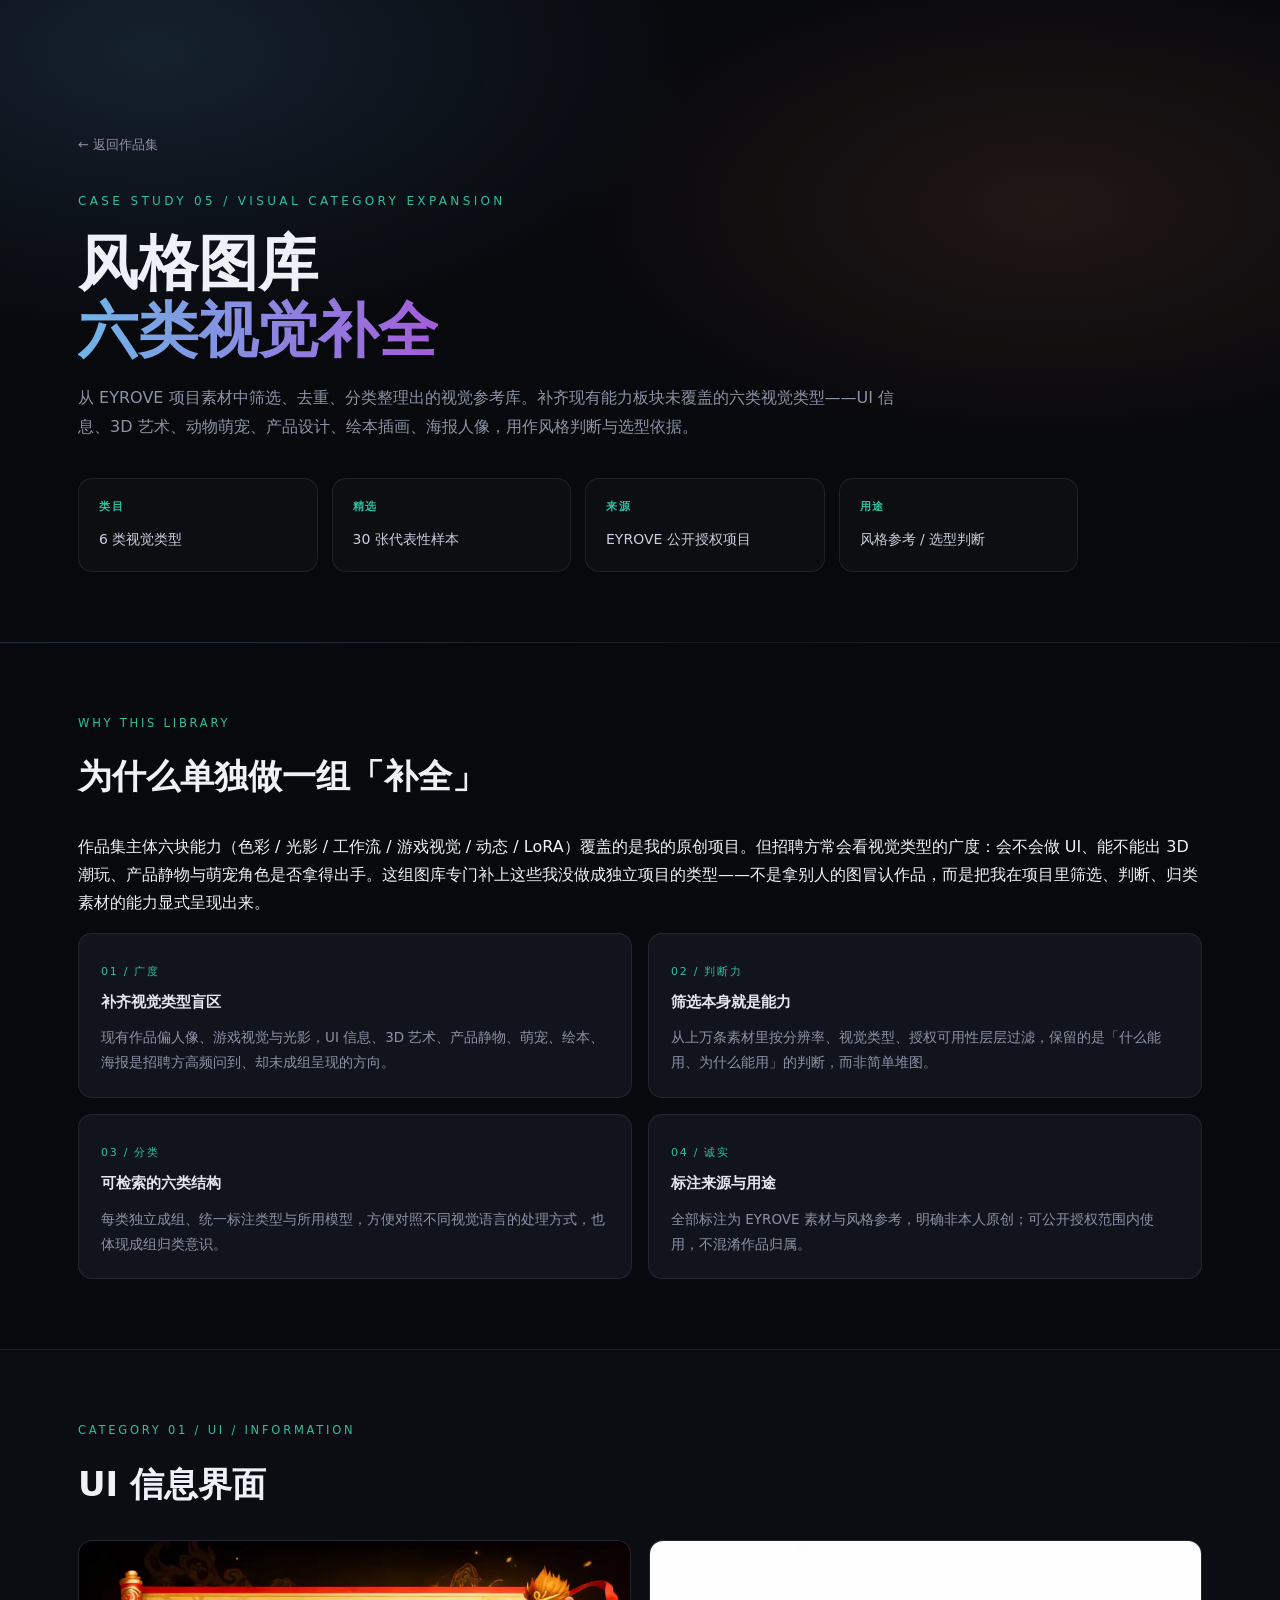
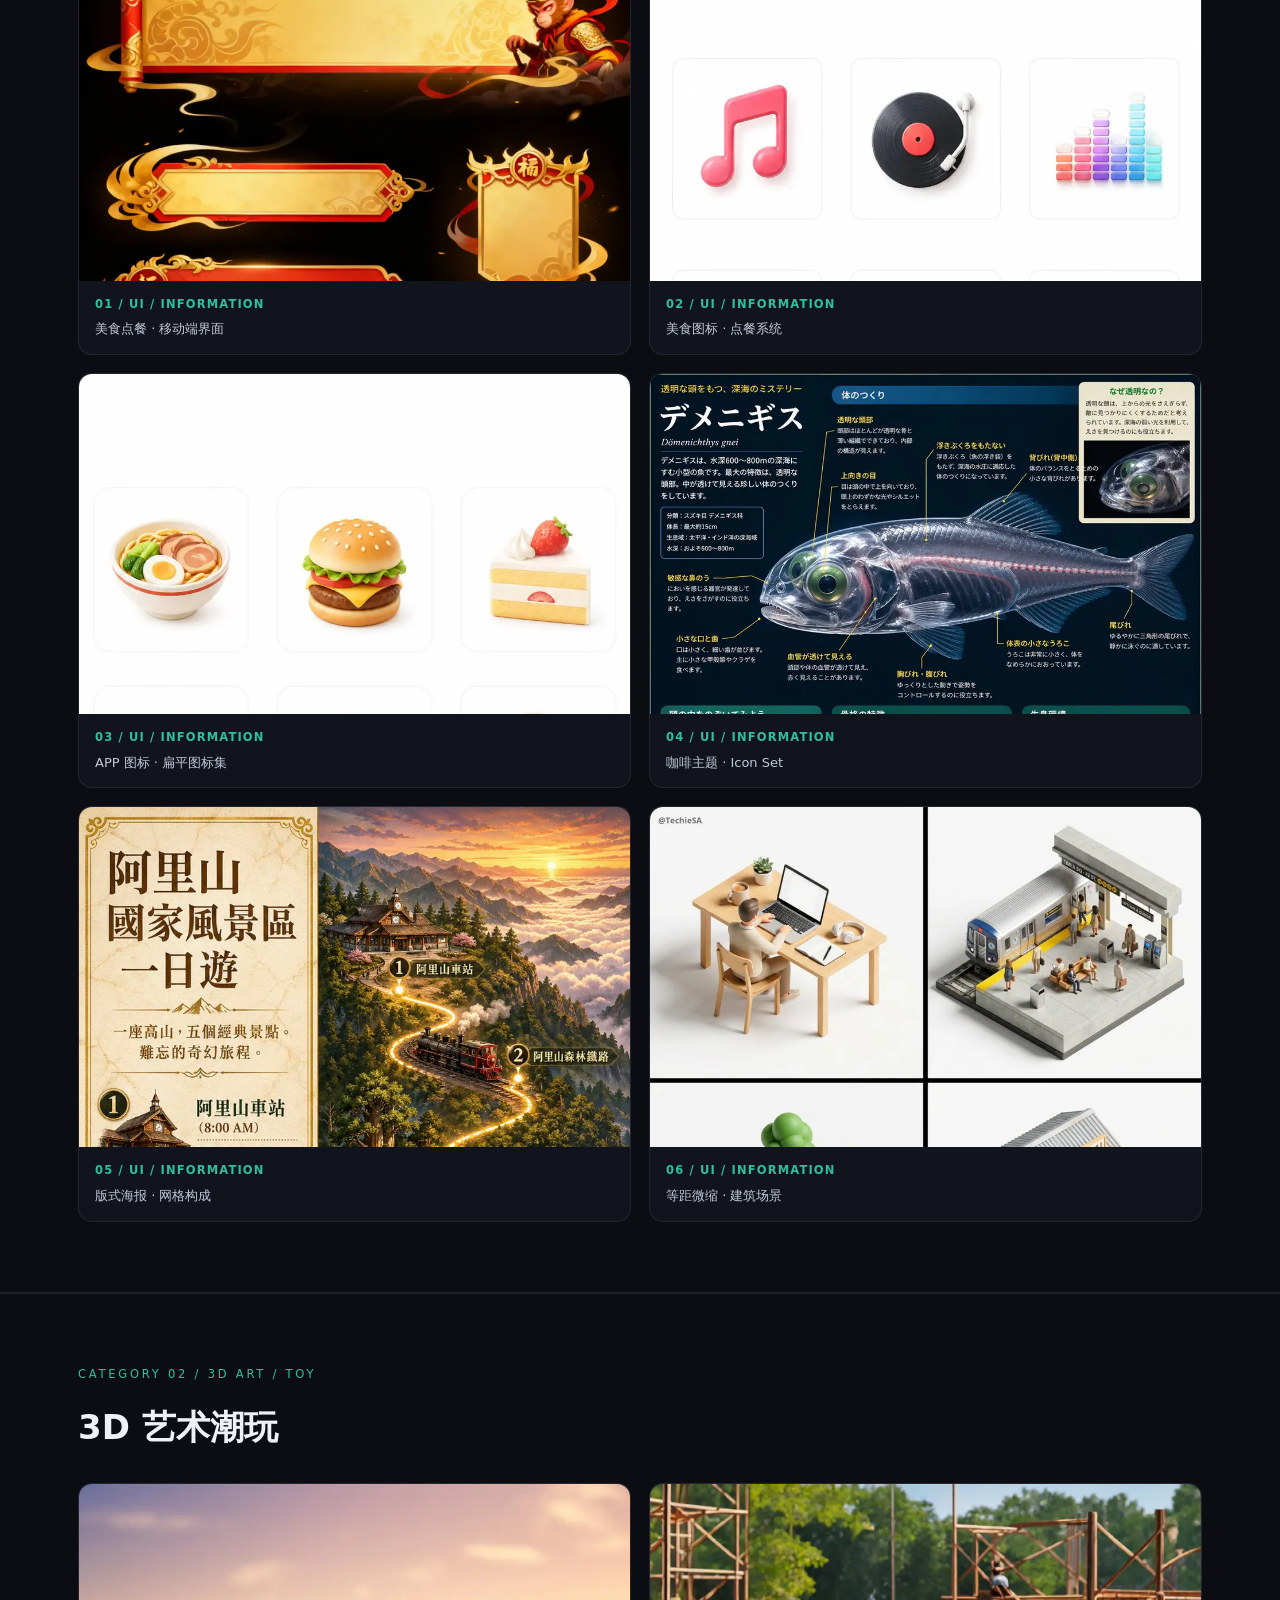
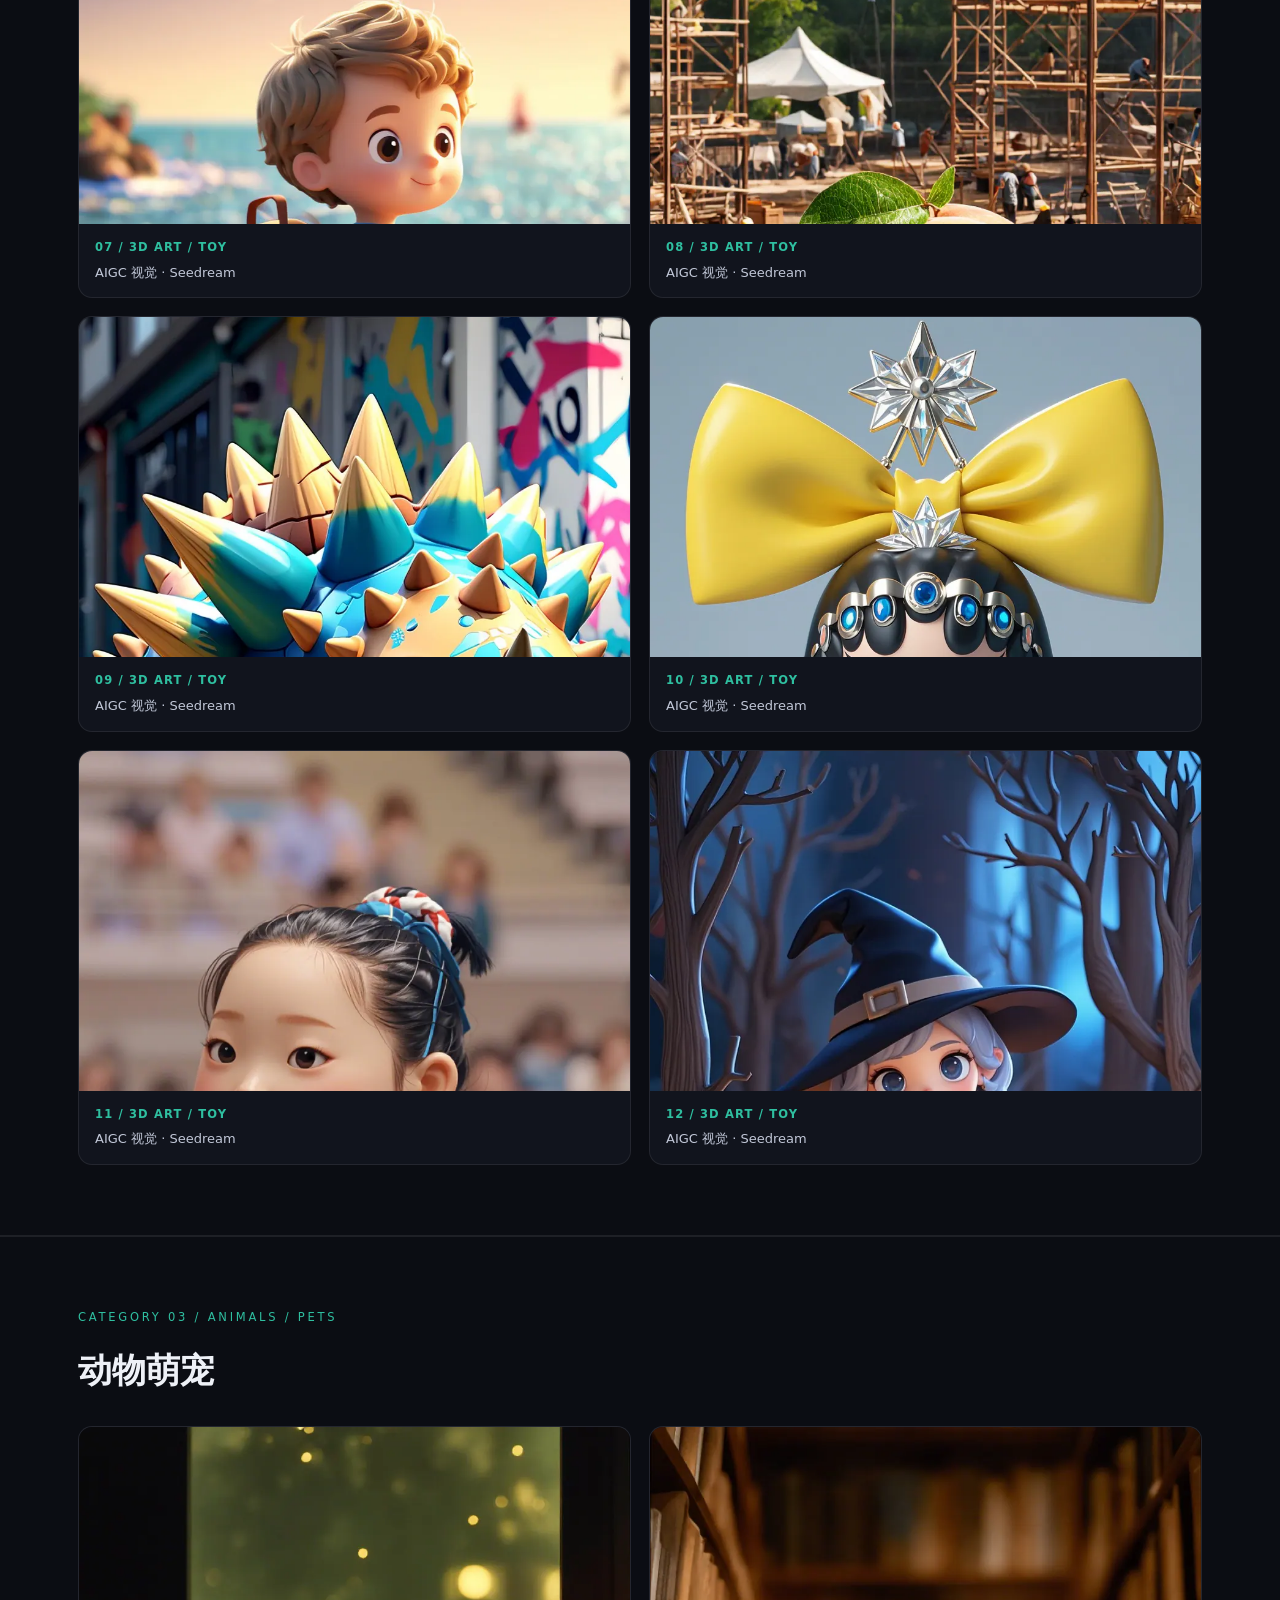
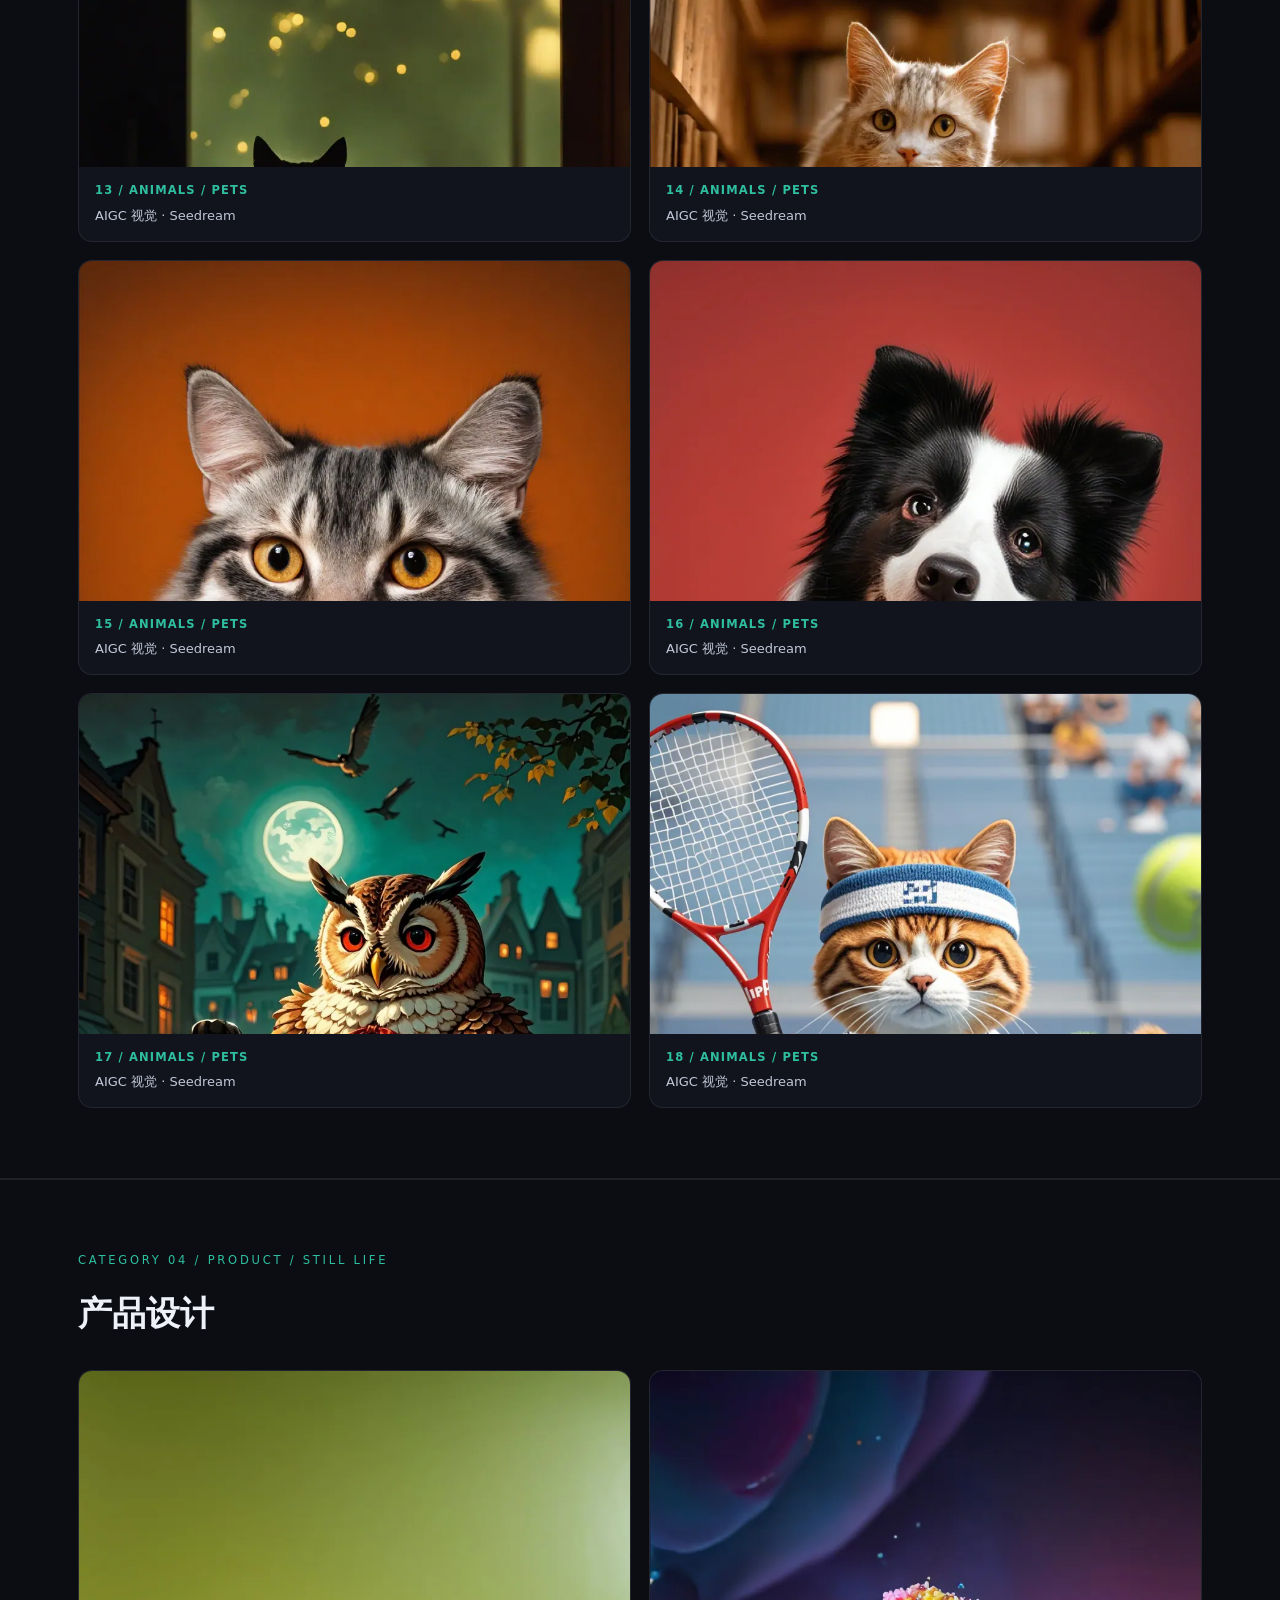
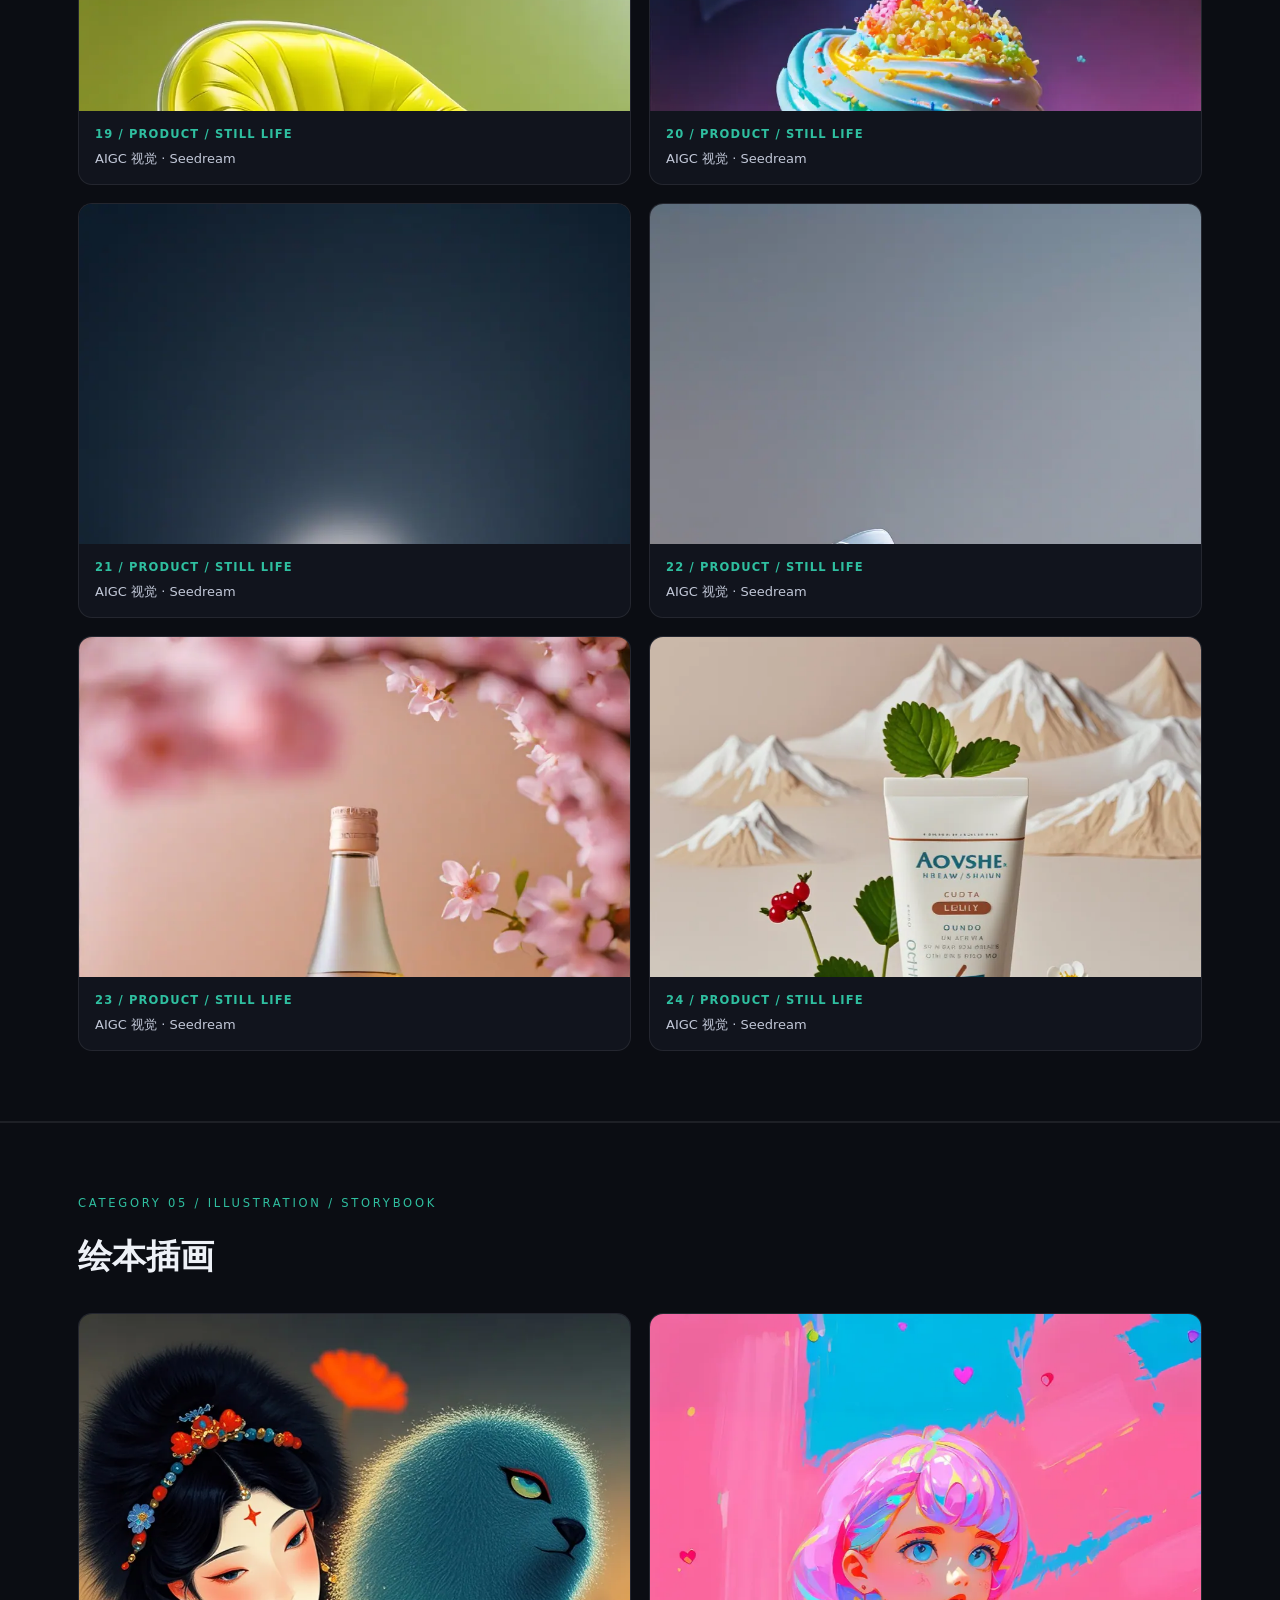
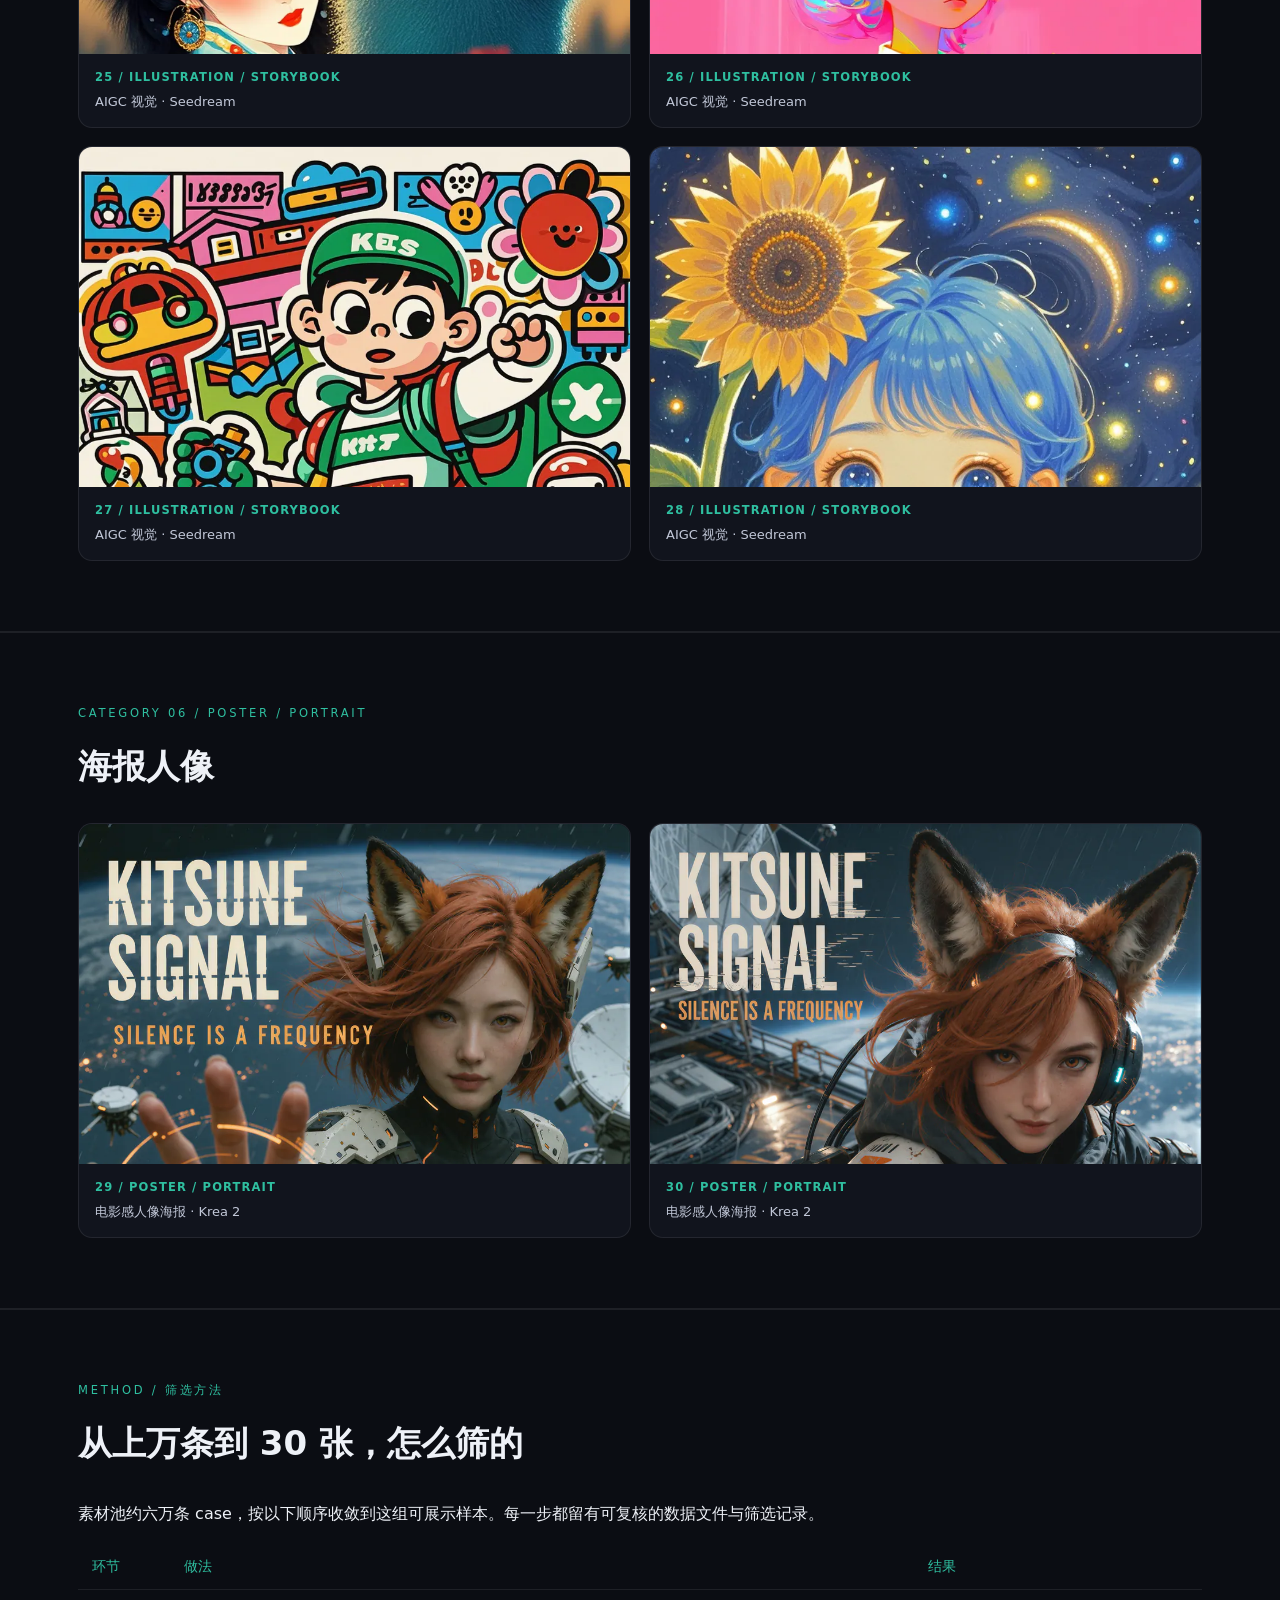
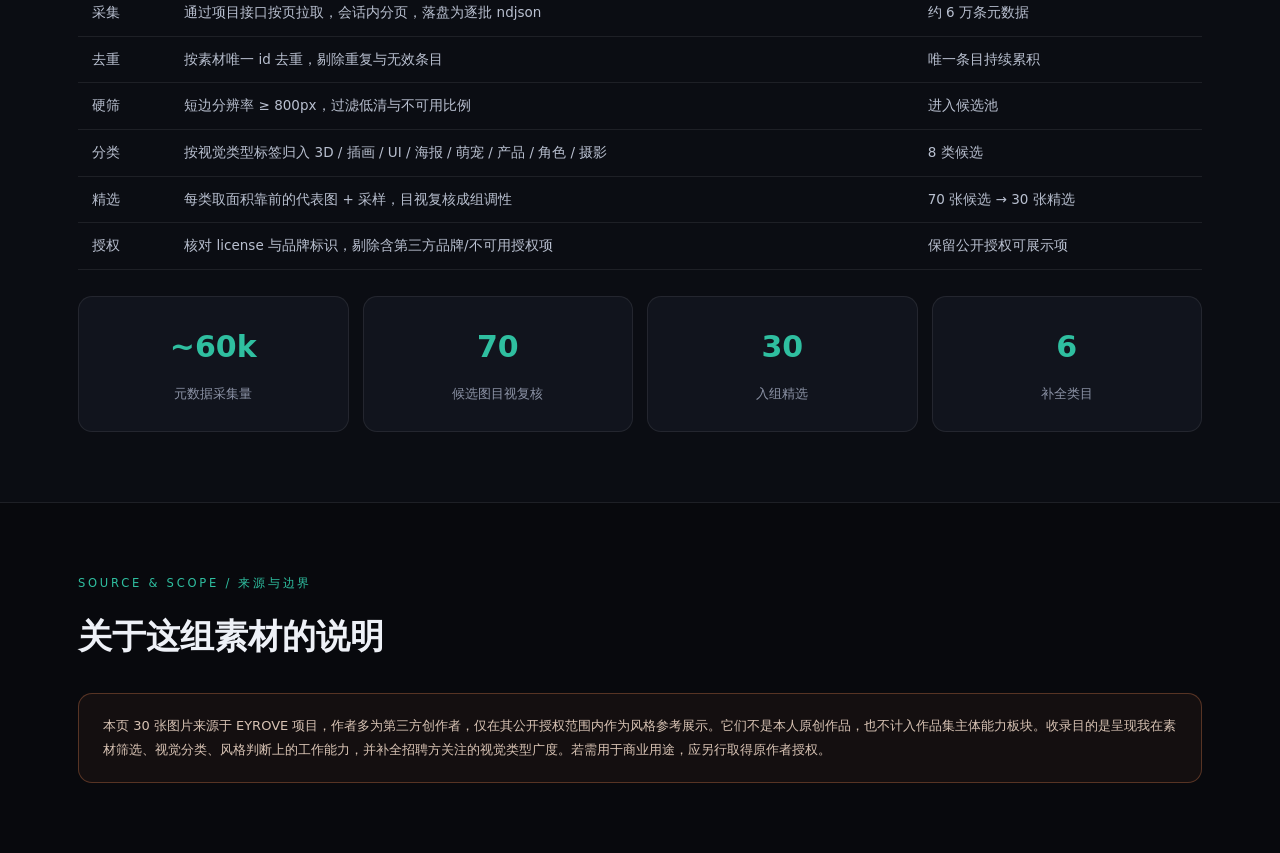
<file: case-categories.html>
<!DOCTYPE html>
<html lang="zh-CN">
<head>
<meta charset="UTF-8">
<meta name="viewport" content="width=device-width, initial-scale=1">
<title>风格图库 · 六类视觉补全 ｜ 葛雪峰 AIGC 作品集</title>
<link rel="stylesheet" href="assets/styles.css">
<style>
.g-hero{padding:130px 0 70px;background:radial-gradient(900px 480px at 12% 8%,rgba(86,156,214,.16),transparent 60%),radial-gradient(800px 400px at 82% 32%,rgba(214,122,74,.12),transparent 60%),#08090d;border-bottom:1px solid var(--line)}
.g-back{display:inline-flex;gap:8px;align-items:center;color:var(--muted);font-size:13px;text-decoration:none;margin-bottom:34px}
.g-back:hover{color:var(--text)}
.g-kick{font-size:12px;letter-spacing:.28em;color:var(--accent-3);text-transform:uppercase;margin-bottom:18px}
.g-hero h1{font-size:clamp(34px,5vw,60px);line-height:1.12;margin:0 0 20px;font-weight:800}
.g-hero h1 em{font-style:normal;background:linear-gradient(100deg,#6fb7e8,var(--accent-2));-webkit-background-clip:text;background-clip:text;color:transparent}
.g-sub{font-size:16px;color:var(--muted);max-width:820px;line-height:1.8;margin:0 0 36px}
.g-meta{display:grid;grid-template-columns:repeat(4,1fr);gap:14px;max-width:1000px}
.g-meta div{padding:18px 20px;border:1px solid var(--line);border-radius:14px;background:rgba(255,255,255,.025)}
.g-meta b{display:block;font-size:11px;letter-spacing:.18em;color:var(--accent-3);margin-bottom:9px}
.g-meta span{font-size:14px;color:#c9cfde;line-height:1.6}
.g-sec{padding:70px 0}
.g-sec.alt{background:#0b0d13;border-top:1px solid var(--line);border-bottom:1px solid var(--line)}
.g-h{font-size:11.5px;letter-spacing:.24em;color:var(--accent-3);margin-bottom:14px}
.g-sec h2{font-size:clamp(22px,3vw,34px);margin:0 0 26px}
.g4{display:grid;grid-template-columns:repeat(2,1fr);gap:18px}
.g4 figure{margin:0;border:1px solid var(--line);border-radius:14px;overflow:hidden;background:var(--panel)}
.g4 img{width:100%;display:block;height:340px;object-fit:cover;object-position:top center}
.g4 figcaption{padding:14px 16px;font-size:13px;color:#c2c8d8;line-height:1.6}
.g4 figcaption b{display:block;color:var(--accent-3);font-size:11.5px;letter-spacing:.1em;margin-bottom:6px}
.spec{width:100%;border-collapse:collapse;font-size:13.5px}
.spec th,.spec td{padding:12px 14px;border-bottom:1px solid var(--line);text-align:left;line-height:1.6}
.spec th{color:var(--accent-3);font-weight:500;white-space:nowrap}
.spec td{color:#b9c0d0}
.notes{display:grid;grid-template-columns:repeat(2,1fr);gap:16px}
.note{padding:22px;border:1px solid var(--line);border-radius:14px;background:var(--panel)}
.note b{display:block;color:#e2e6ef;font-size:15px;margin-bottom:10px}
.note p{color:var(--muted);font-size:13.5px;line-height:1.85;margin:0}
.note .num{display:inline-block;font-size:11px;letter-spacing:.16em;color:var(--accent-3);margin-bottom:8px}
.q{display:grid;grid-template-columns:repeat(4,1fr);gap:14px}
.q div{padding:24px 18px;text-align:center;border:1px solid var(--line);border-radius:14px;background:var(--panel)}
.q b{display:block;font-size:30px;color:var(--accent-3);margin-bottom:6px}
.q span{font-size:12.5px;color:var(--muted)}
.note-disclaimer{padding:20px 24px;border:1px solid rgba(214,122,74,.35);border-radius:14px;background:rgba(214,122,74,.06);color:#d8c3b4;font-size:13px;line-height:1.85}
@media(max-width:980px){.g4,.notes,.q{grid-template-columns:repeat(2,1fr)}.g-meta{grid-template-columns:repeat(2,1fr)}}
@media(max-width:720px){.g4,.notes,.q,.g-meta{grid-template-columns:1fr}.g4 img{height:280px}}
</style>
</head>
<body>
<section class="g-hero">
  <div class="container">
    <a class="g-back" href="index.html#cases">← 返回作品集</a>
    <div class="g-kick">CASE STUDY 05 / VISUAL CATEGORY EXPANSION</div>
    <h1>风格图库<br><em>六类视觉补全</em></h1>
    <p class="g-sub">从 EYROVE 项目素材中筛选、去重、分类整理出的视觉参考库。补齐现有能力板块未覆盖的六类视觉类型——UI 信息、3D 艺术、动物萌宠、产品设计、绘本插画、海报人像，用作风格判断与选型依据。</p>
    <div class="g-meta">
      <div><b>类目</b><span>6 类视觉类型</span></div>
      <div><b>精选</b><span>30 张代表性样本</span></div>
      <div><b>来源</b><span>EYROVE 公开授权项目</span></div>
      <div><b>用途</b><span>风格参考 / 选型判断</span></div>
    </div>
  </div>
</section>

<section class="g-sec">
  <div class="container">
    <div class="g-h">WHY THIS LIBRARY</div>
    <h2>为什么单独做一组「补全」</h2>
    <p class="g-lead">作品集主体六块能力（色彩 / 光影 / 工作流 / 游戏视觉 / 动态 / LoRA）覆盖的是我的原创项目。但招聘方常会看视觉类型的广度：会不会做 UI、能不能出 3D 潮玩、产品静物与萌宠角色是否拿得出手。这组图库专门补上这些我没做成独立项目的类型——不是拿别人的图冒认作品，而是把我在项目里筛选、判断、归类素材的能力显式呈现出来。</p>
    <div class="notes">
      <div class="note"><span class="num">01 / 广度</span><b>补齐视觉类型盲区</b><p>现有作品偏人像、游戏视觉与光影，UI 信息、3D 艺术、产品静物、萌宠、绘本、海报是招聘方高频问到、却未成组呈现的方向。</p></div>
      <div class="note"><span class="num">02 / 判断力</span><b>筛选本身就是能力</b><p>从上万条素材里按分辨率、视觉类型、授权可用性层层过滤，保留的是「什么能用、为什么能用」的判断，而非简单堆图。</p></div>
      <div class="note"><span class="num">03 / 分类</span><b>可检索的六类结构</b><p>每类独立成组、统一标注类型与所用模型，方便对照不同视觉语言的处理方式，也体现成组归类意识。</p></div>
      <div class="note"><span class="num">04 / 诚实</span><b>标注来源与用途</b><p>全部标注为 EYROVE 素材与风格参考，明确非本人原创；可公开授权范围内使用，不混淆作品归属。</p></div>
    </div>
  </div>
</section>

<section class="g-sec alt"><div class="container">
<div class="g-h">CATEGORY 01 / UI / INFORMATION</div>
<h2>UI 信息界面</h2>
<div class="g4">
<figure><img loading="lazy" src="assets/ui/202148.webp" alt="美食点餐 · 移动端界面"><figcaption><b>01 / UI / INFORMATION</b>美食点餐 · 移动端界面</figcaption></figure>
<figure><img loading="lazy" src="assets/ui/300014.webp" alt="美食图标 · 点餐系统"><figcaption><b>02 / UI / INFORMATION</b>美食图标 · 点餐系统</figcaption></figure>
<figure><img loading="lazy" src="assets/ui/300008.webp" alt="APP 图标 · 扁平图标集"><figcaption><b>03 / UI / INFORMATION</b>APP 图标 · 扁平图标集</figcaption></figure>
<figure><img loading="lazy" src="assets/ui/401021.webp" alt="咖啡主题 · Icon Set"><figcaption><b>04 / UI / INFORMATION</b>咖啡主题 · Icon Set</figcaption></figure>
<figure><img loading="lazy" src="assets/ui/400159.webp" alt="版式海报 · 网格构成"><figcaption><b>05 / UI / INFORMATION</b>版式海报 · 网格构成</figcaption></figure>
<figure><img loading="lazy" src="assets/ui/600794.webp" alt="等距微缩 · 建筑场景"><figcaption><b>06 / UI / INFORMATION</b>等距微缩 · 建筑场景</figcaption></figure>
</div>
</div></section>
<section class="g-sec alt"><div class="container">
<div class="g-h">CATEGORY 02 / 3D ART / TOY</div>
<h2>3D 艺术潮玩</h2>
<div class="g4">
<figure><img loading="lazy" src="assets/3dart/rv-jimeng-29176ce65971c3373a3079720f27.webp" alt="AIGC 视觉 · Seedream"><figcaption><b>07 / 3D ART / TOY</b>AIGC 视觉 · Seedream</figcaption></figure>
<figure><img loading="lazy" src="assets/3dart/rv-jimeng-2e9b57f5b2260697ef8724ac3284.webp" alt="AIGC 视觉 · Seedream"><figcaption><b>08 / 3D ART / TOY</b>AIGC 视觉 · Seedream</figcaption></figure>
<figure><img loading="lazy" src="assets/3dart/rv-jimeng-3761cda9d26887bd6de14b981e07.webp" alt="AIGC 视觉 · Seedream"><figcaption><b>09 / 3D ART / TOY</b>AIGC 视觉 · Seedream</figcaption></figure>
<figure><img loading="lazy" src="assets/3dart/rv-jimeng-79057c3055a70b2f2238bbffef79.webp" alt="AIGC 视觉 · Seedream"><figcaption><b>10 / 3D ART / TOY</b>AIGC 视觉 · Seedream</figcaption></figure>
<figure><img loading="lazy" src="assets/3dart/rv-jimeng-c9dcdae4d8a901c8d2aa5a9d4c75.webp" alt="AIGC 视觉 · Seedream"><figcaption><b>11 / 3D ART / TOY</b>AIGC 视觉 · Seedream</figcaption></figure>
<figure><img loading="lazy" src="assets/3dart/rv-jimeng-6c3c97a200a089c010964b0bda14.webp" alt="AIGC 视觉 · Seedream"><figcaption><b>12 / 3D ART / TOY</b>AIGC 视觉 · Seedream</figcaption></figure>
</div>
</div></section>
<section class="g-sec alt"><div class="container">
<div class="g-h">CATEGORY 03 / ANIMALS / PETS</div>
<h2>动物萌宠</h2>
<div class="g4">
<figure><img loading="lazy" src="assets/pets/rv-jimeng-ccbc65e48462e5811feb5d135779.webp" alt="AIGC 视觉 · Seedream"><figcaption><b>13 / ANIMALS / PETS</b>AIGC 视觉 · Seedream</figcaption></figure>
<figure><img loading="lazy" src="assets/pets/rv-jimeng-8b55a014714ae6b227bfb467531b.webp" alt="AIGC 视觉 · Seedream"><figcaption><b>14 / ANIMALS / PETS</b>AIGC 视觉 · Seedream</figcaption></figure>
<figure><img loading="lazy" src="assets/pets/rv-jimeng-ec0f939165023c61f0507496b4ec.webp" alt="AIGC 视觉 · Seedream"><figcaption><b>15 / ANIMALS / PETS</b>AIGC 视觉 · Seedream</figcaption></figure>
<figure><img loading="lazy" src="assets/pets/rv-jimeng-5f55ec8413ffae66ba5f2d867f1d.webp" alt="AIGC 视觉 · Seedream"><figcaption><b>16 / ANIMALS / PETS</b>AIGC 视觉 · Seedream</figcaption></figure>
<figure><img loading="lazy" src="assets/pets/rv-jimeng-7f5bce3c3db9a5399ade215bc3ba.webp" alt="AIGC 视觉 · Seedream"><figcaption><b>17 / ANIMALS / PETS</b>AIGC 视觉 · Seedream</figcaption></figure>
<figure><img loading="lazy" src="assets/pets/rv-jimeng-e08730e97dd306c5d3196478b455.webp" alt="AIGC 视觉 · Seedream"><figcaption><b>18 / ANIMALS / PETS</b>AIGC 视觉 · Seedream</figcaption></figure>
</div>
</div></section>
<section class="g-sec alt"><div class="container">
<div class="g-h">CATEGORY 04 / PRODUCT / STILL LIFE</div>
<h2>产品设计</h2>
<div class="g4">
<figure><img loading="lazy" src="assets/product/rv-jimeng-d861b330daa3091ac62988b8c9b9.webp" alt="AIGC 视觉 · Seedream"><figcaption><b>19 / PRODUCT / STILL LIFE</b>AIGC 视觉 · Seedream</figcaption></figure>
<figure><img loading="lazy" src="assets/product/rv-jimeng-daf9232b8409f317adb6702326a3.webp" alt="AIGC 视觉 · Seedream"><figcaption><b>20 / PRODUCT / STILL LIFE</b>AIGC 视觉 · Seedream</figcaption></figure>
<figure><img loading="lazy" src="assets/product/rv-jimeng-0105b74ac5807741f5201748038b.webp" alt="AIGC 视觉 · Seedream"><figcaption><b>21 / PRODUCT / STILL LIFE</b>AIGC 视觉 · Seedream</figcaption></figure>
<figure><img loading="lazy" src="assets/product/rv-jimeng-db82b8bffca2ec0a4b4616d2af9c.webp" alt="AIGC 视觉 · Seedream"><figcaption><b>22 / PRODUCT / STILL LIFE</b>AIGC 视觉 · Seedream</figcaption></figure>
<figure><img loading="lazy" src="assets/product/rv-jimeng-182d9069d2cf4b803a54aea901fa.webp" alt="AIGC 视觉 · Seedream"><figcaption><b>23 / PRODUCT / STILL LIFE</b>AIGC 视觉 · Seedream</figcaption></figure>
<figure><img loading="lazy" src="assets/product/rv-jimeng-9d509542b3ac8e33371922bd9436.webp" alt="AIGC 视觉 · Seedream"><figcaption><b>24 / PRODUCT / STILL LIFE</b>AIGC 视觉 · Seedream</figcaption></figure>
</div>
</div></section>
<section class="g-sec alt"><div class="container">
<div class="g-h">CATEGORY 05 / ILLUSTRATION / STORYBOOK</div>
<h2>绘本插画</h2>
<div class="g4">
<figure><img loading="lazy" src="assets/inspiration/eyrove-rv-jimeng-bcd1522b1a7e7d10b73b007d9bcf.webp" alt="AIGC 视觉 · Seedream"><figcaption><b>25 / ILLUSTRATION / STORYBOOK</b>AIGC 视觉 · Seedream</figcaption></figure>
<figure><img loading="lazy" src="assets/inspiration/eyrove-rv-jimeng-682496f257500e82f4d2d809a4cd.webp" alt="AIGC 视觉 · Seedream"><figcaption><b>26 / ILLUSTRATION / STORYBOOK</b>AIGC 视觉 · Seedream</figcaption></figure>
<figure><img loading="lazy" src="assets/inspiration/eyrove-rv-jimeng-73635439102bab560c55b7991eec.webp" alt="AIGC 视觉 · Seedream"><figcaption><b>27 / ILLUSTRATION / STORYBOOK</b>AIGC 视觉 · Seedream</figcaption></figure>
<figure><img loading="lazy" src="assets/inspiration/eyrove-rv-jimeng-77fa196c3b66b3213063af6d6f0e.webp" alt="AIGC 视觉 · Seedream"><figcaption><b>28 / ILLUSTRATION / STORYBOOK</b>AIGC 视觉 · Seedream</figcaption></figure>
</div>
</div></section>
<section class="g-sec alt"><div class="container">
<div class="g-h">CATEGORY 06 / POSTER / PORTRAIT</div>
<h2>海报人像</h2>
<div class="g4">
<figure><img loading="lazy" src="assets/inspiration/eyrove-runninghub-2094304624574488577.webp" alt="电影感人像海报 · Krea 2"><figcaption><b>29 / POSTER / PORTRAIT</b>电影感人像海报 · Krea 2</figcaption></figure>
<figure><img loading="lazy" src="assets/inspiration/eyrove-runninghub-2094302485336842242.webp" alt="电影感人像海报 · Krea 2"><figcaption><b>30 / POSTER / PORTRAIT</b>电影感人像海报 · Krea 2</figcaption></figure>
</div>
</div></section>


<section class="g-sec alt">
  <div class="container">
    <div class="g-h">METHOD / 筛选方法</div>
    <h2>从上万条到 30 张，怎么筛的</h2>
    <p class="g-lead">素材池约六万条 case，按以下顺序收敛到这组可展示样本。每一步都留有可复核的数据文件与筛选记录。</p>
    <table class="spec">
      <tr><th>环节</th><th>做法</th><th>结果</th></tr>
      <tr><td>采集</td><td>通过项目接口按页拉取，会话内分页，落盘为逐批 ndjson</td><td>约 6 万条元数据</td></tr>
      <tr><td>去重</td><td>按素材唯一 id 去重，剔除重复与无效条目</td><td>唯一条目持续累积</td></tr>
      <tr><td>硬筛</td><td>短边分辨率 ≥ 800px，过滤低清与不可用比例</td><td>进入候选池</td></tr>
      <tr><td>分类</td><td>按视觉类型标签归入 3D / 插画 / UI / 海报 / 萌宠 / 产品 / 角色 / 摄影</td><td>8 类候选</td></tr>
      <tr><td>精选</td><td>每类取面积靠前的代表图 + 采样，目视复核成组调性</td><td>70 张候选 → 30 张精选</td></tr>
      <tr><td>授权</td><td>核对 license 与品牌标识，剔除含第三方品牌/不可用授权项</td><td>保留公开授权可展示项</td></tr>
    </table>
    <div class="q" style="margin-top:26px">
      <div><b>~60k</b><span>元数据采集量</span></div>
      <div><b>70</b><span>候选图目视复核</span></div>
      <div><b>30</b><span>入组精选</span></div>
      <div><b>6</b><span>补全类目</span></div>
    </div>
  </div>
</section>

<section class="g-sec">
  <div class="container">
    <div class="g-h">SOURCE & SCOPE / 来源与边界</div>
    <h2>关于这组素材的说明</h2>
    <div class="note-disclaimer">本页 30 张图片来源于 EYROVE 项目，作者多为第三方创作者，仅在其公开授权范围内作为风格参考展示。它们不是本人原创作品，也不计入作品集主体能力板块。收录目的是呈现我在素材筛选、视觉分类、风格判断上的工作能力，并补全招聘方关注的视觉类型广度。若需用于商业用途，应另行取得原作者授权。</div>
  </div>
</section>

</body>
</html>
</file>
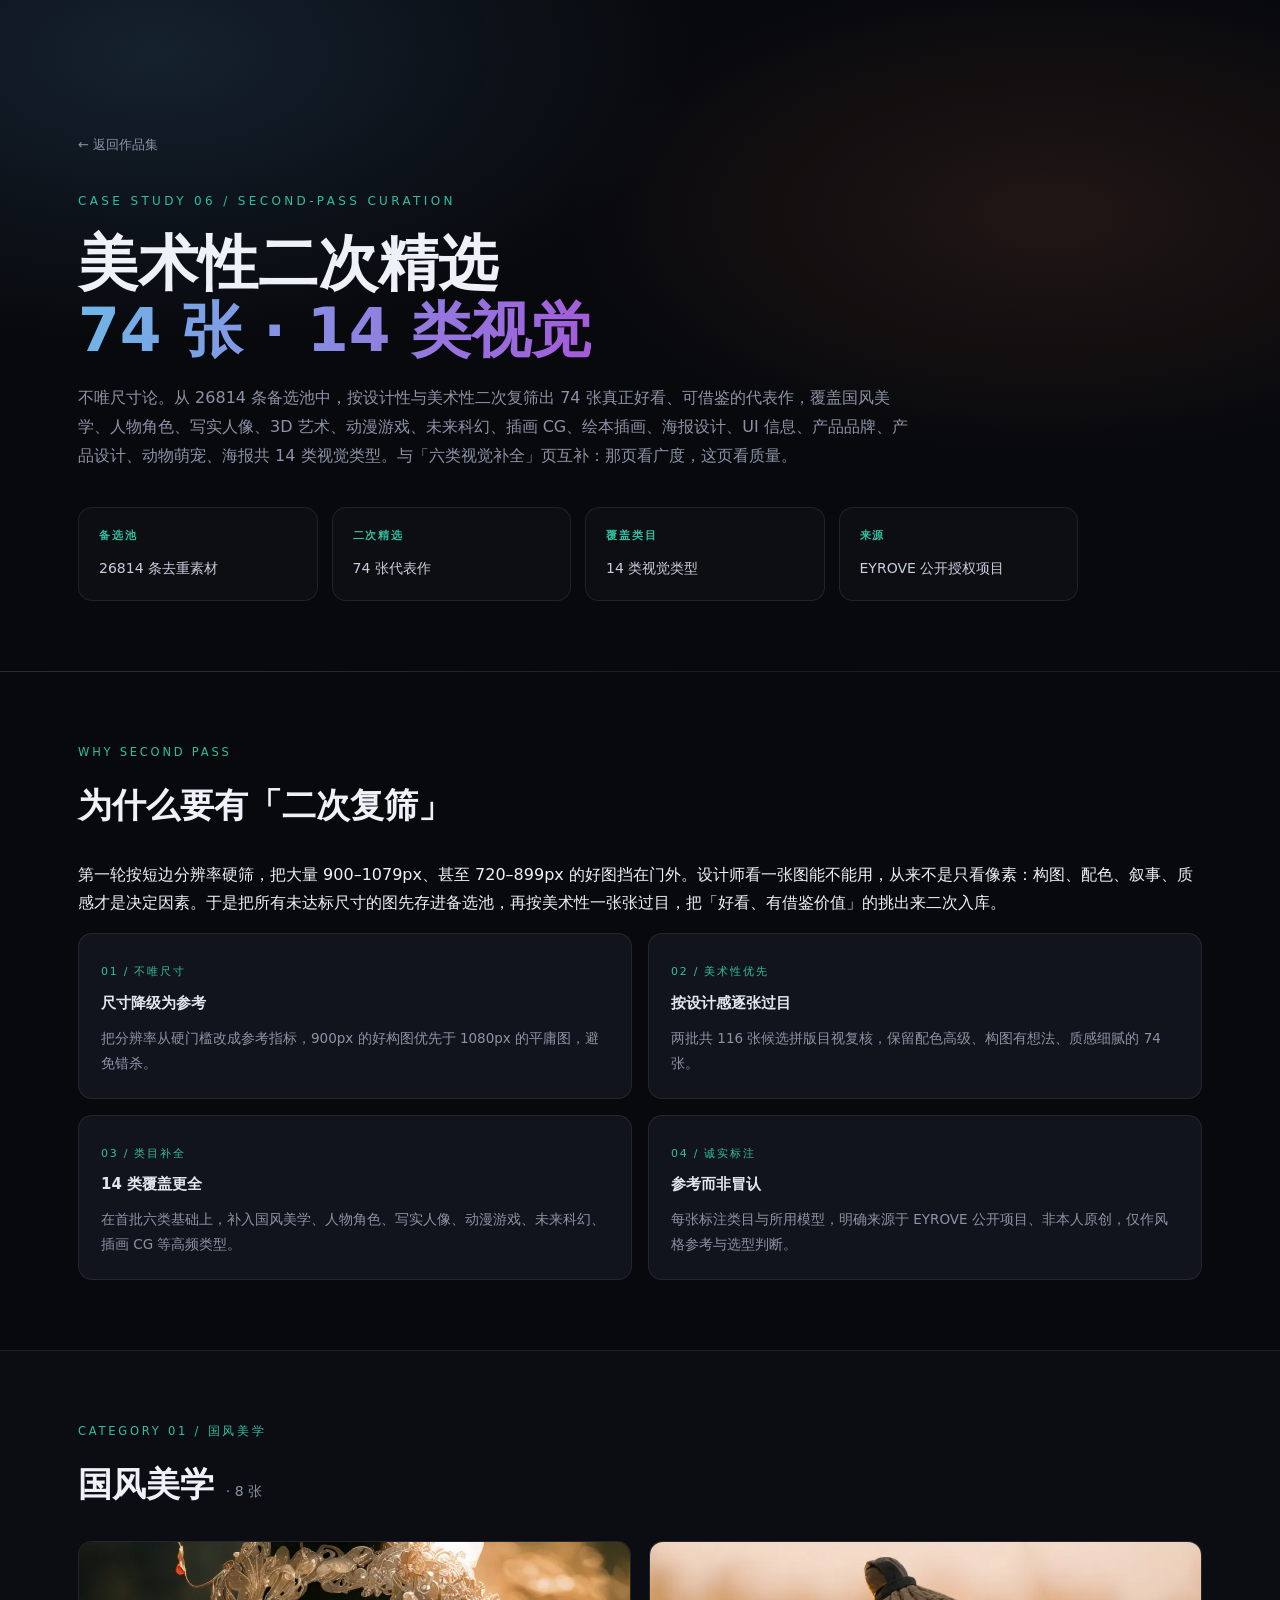
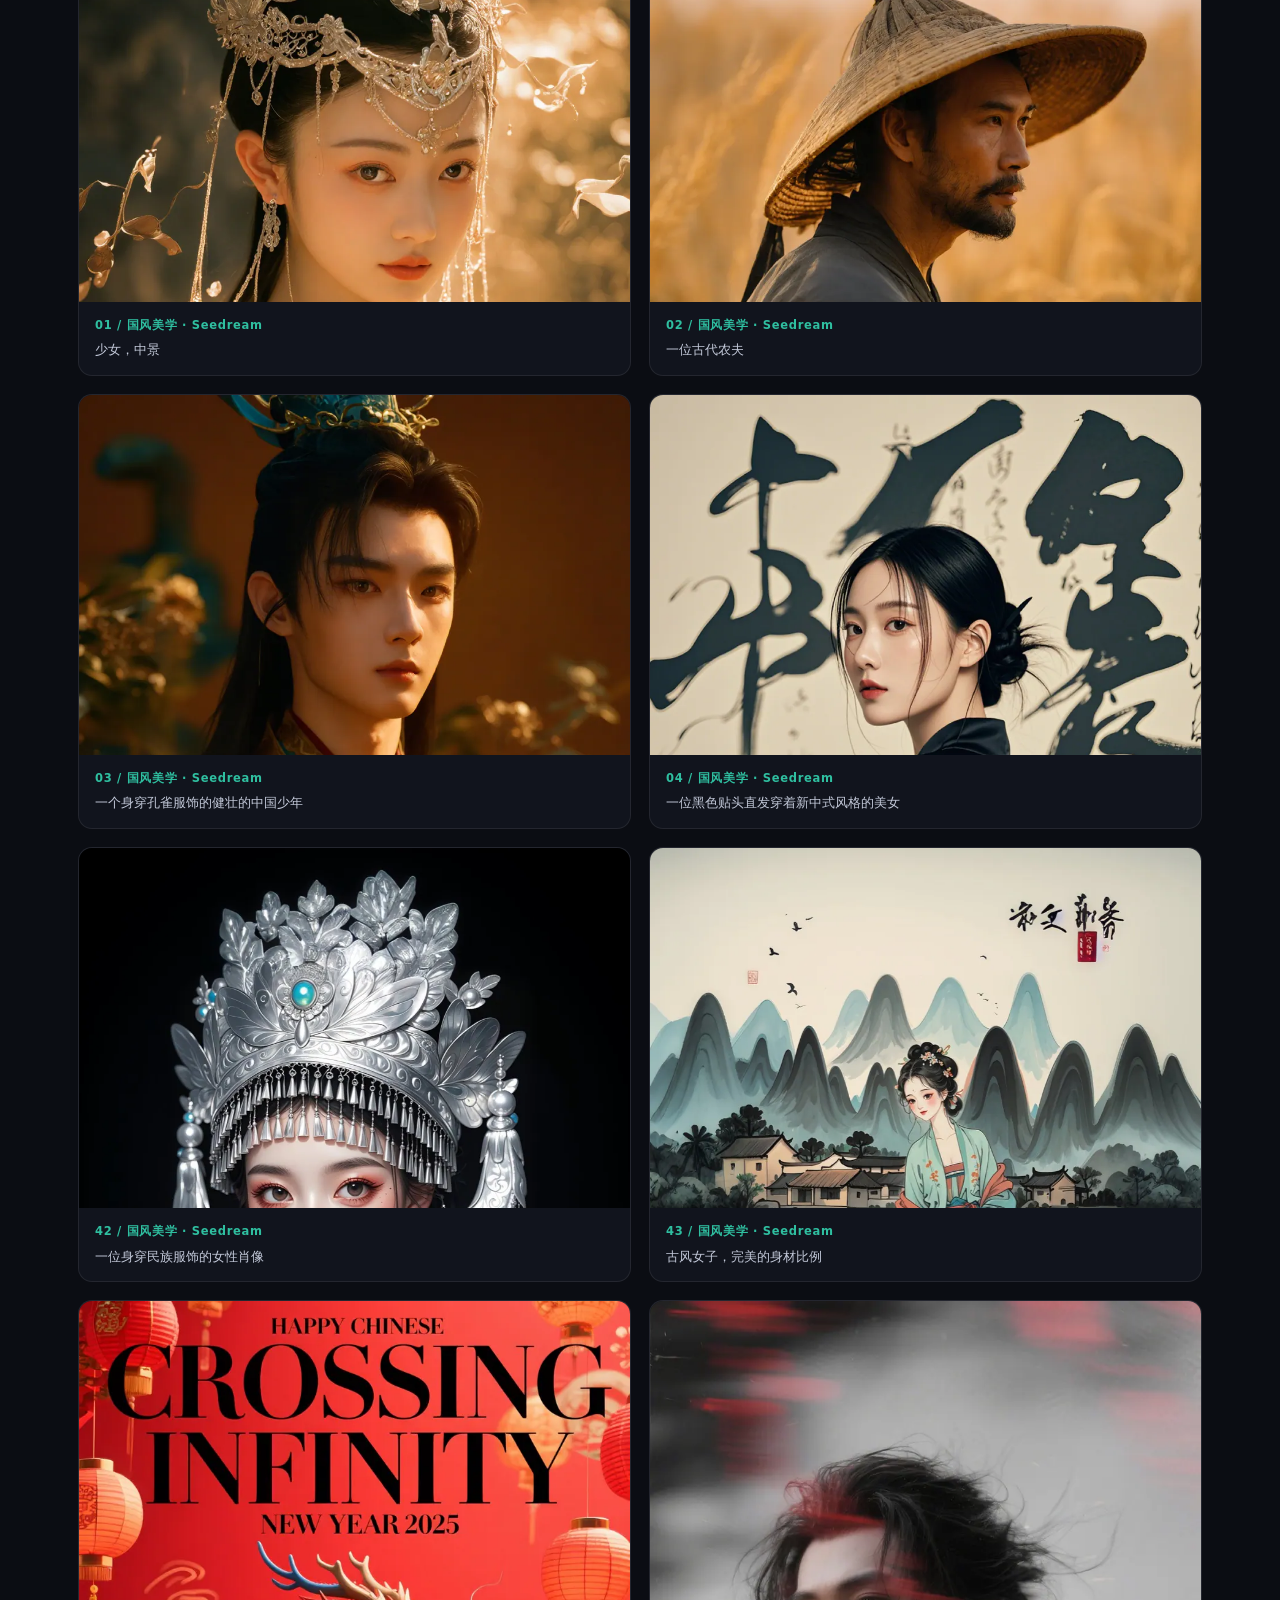
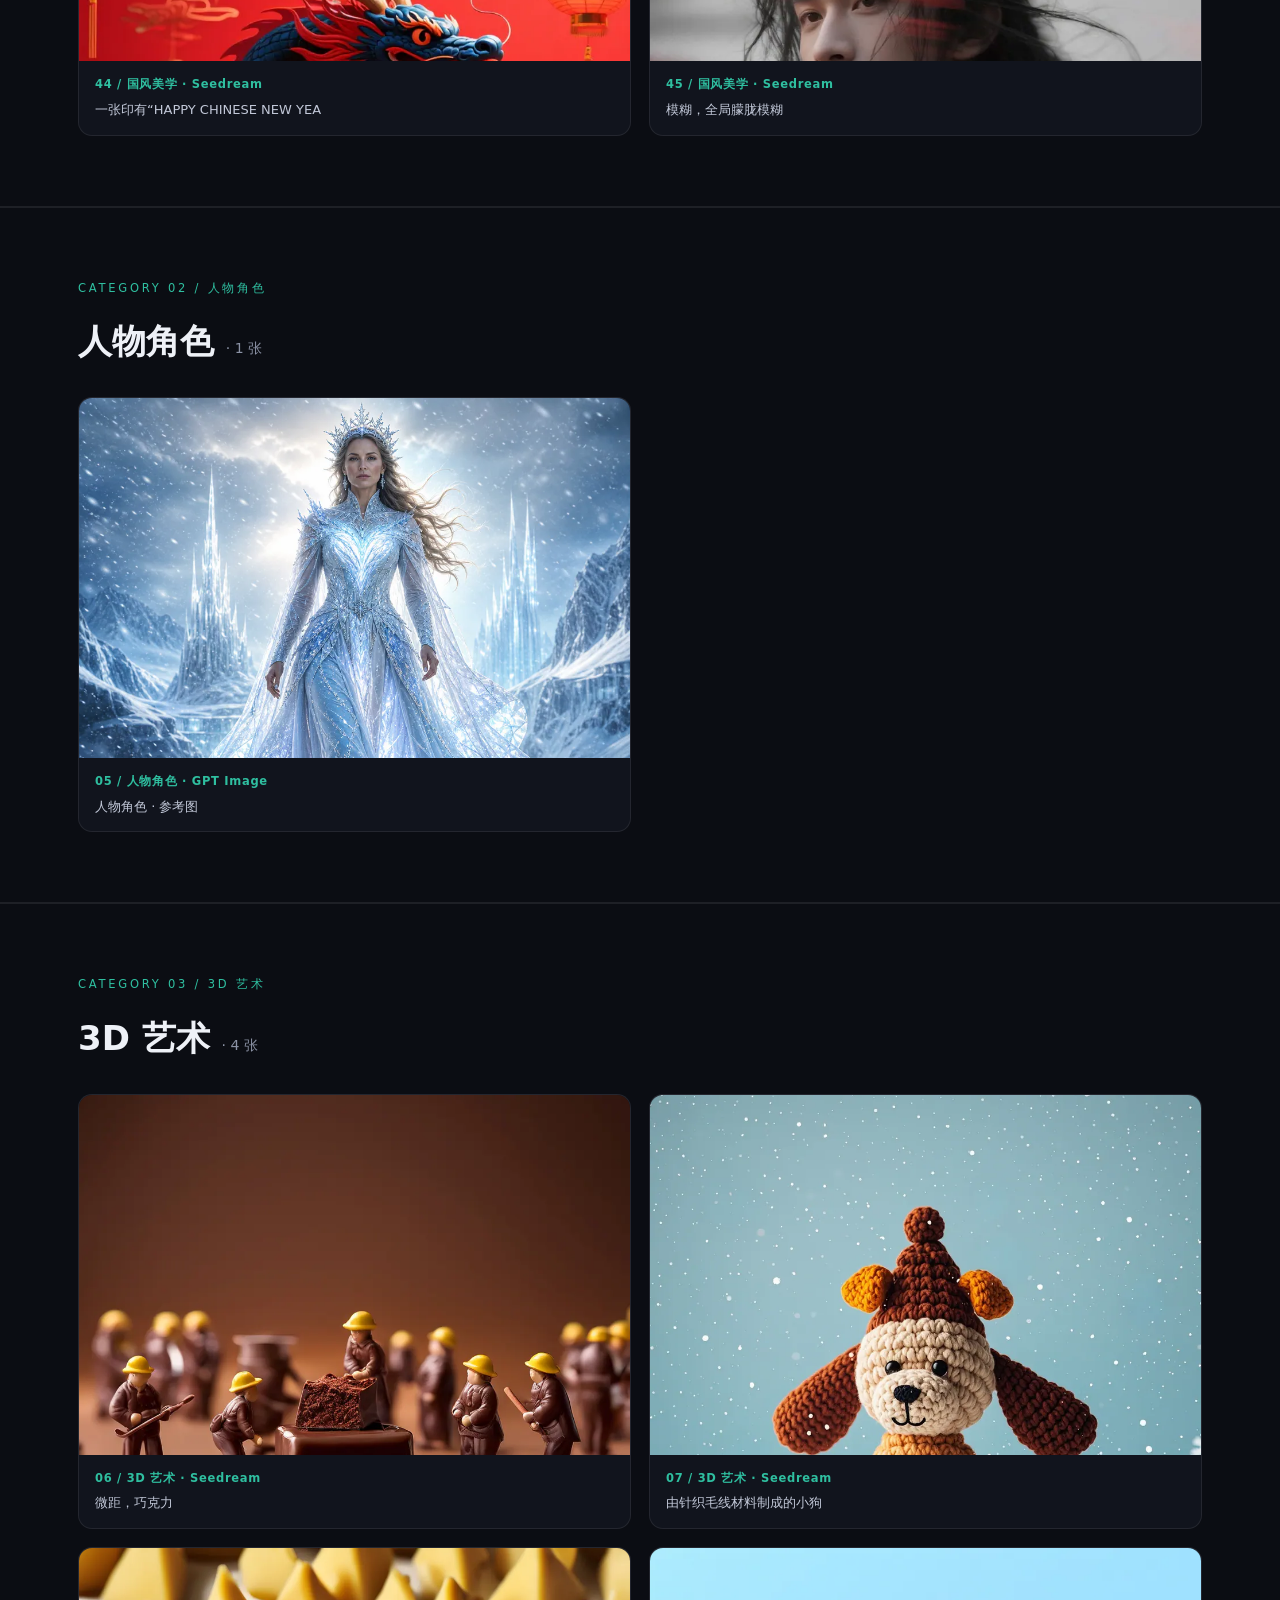
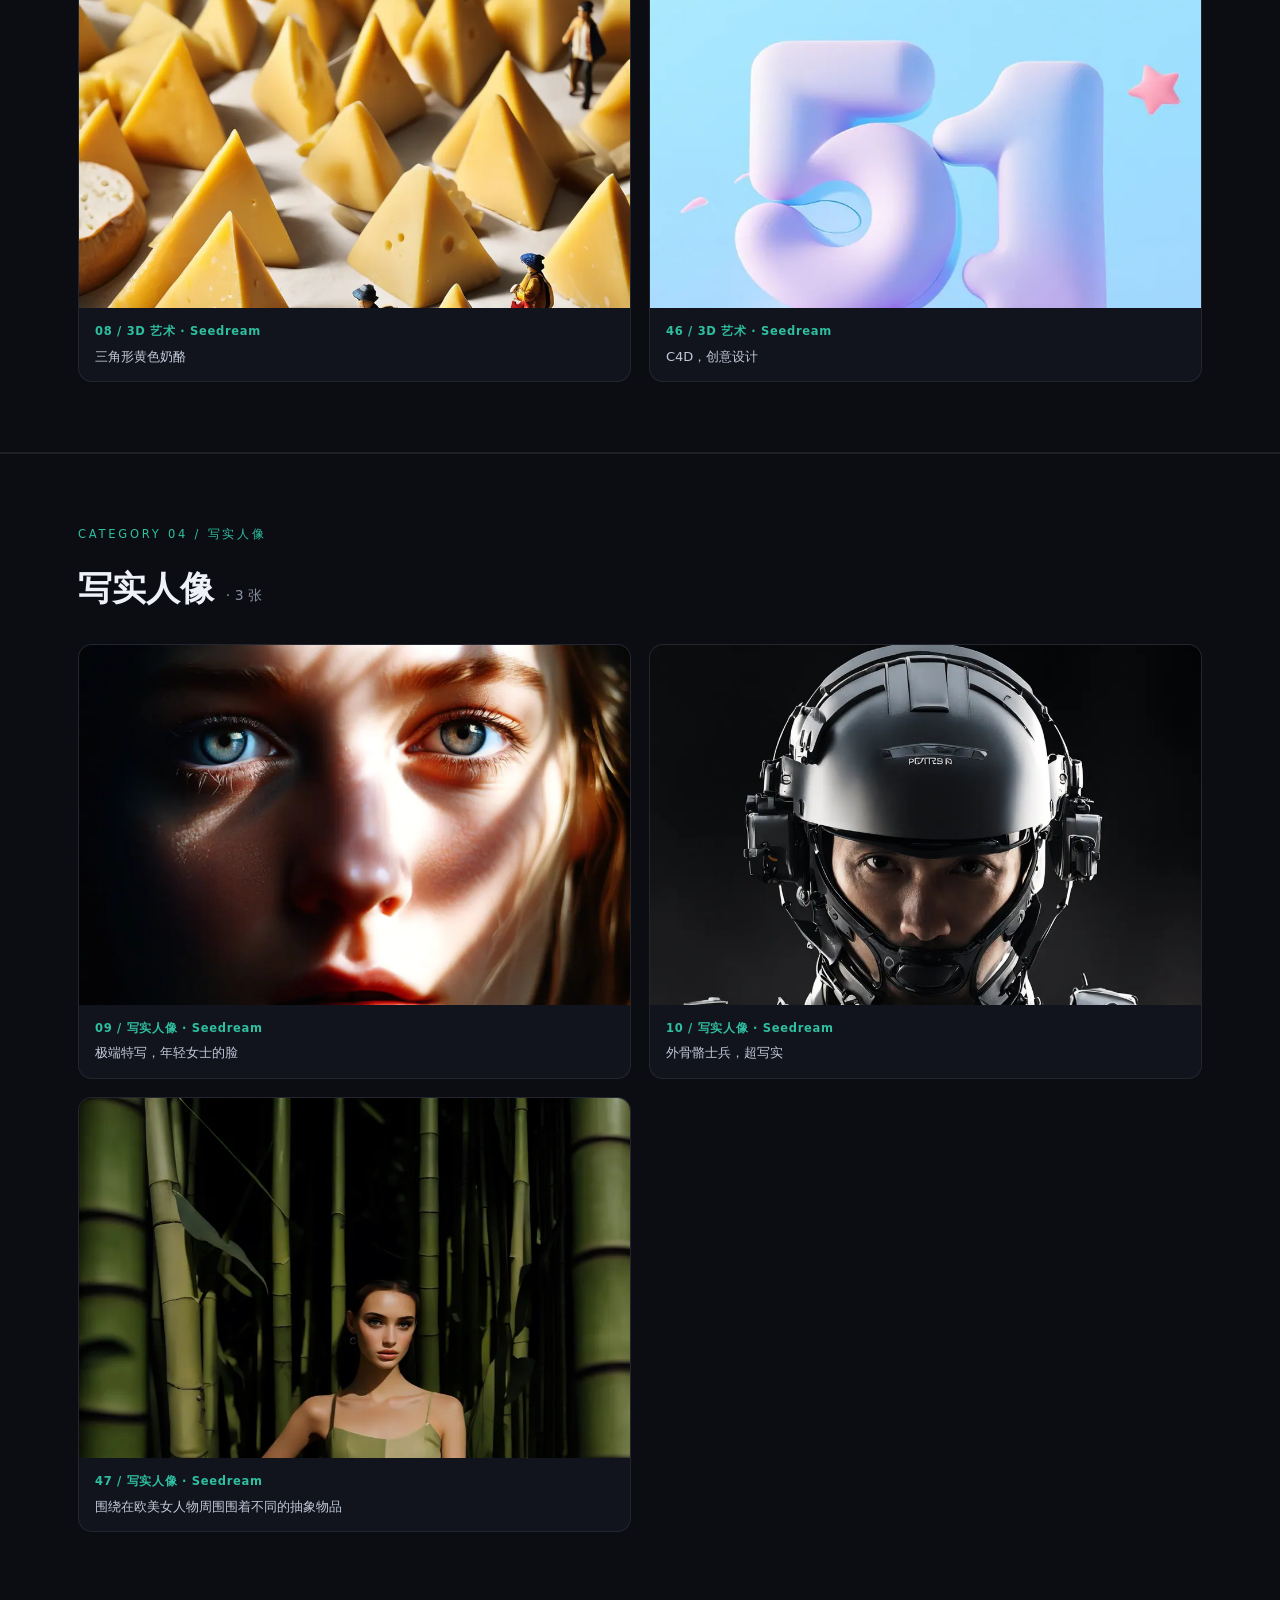
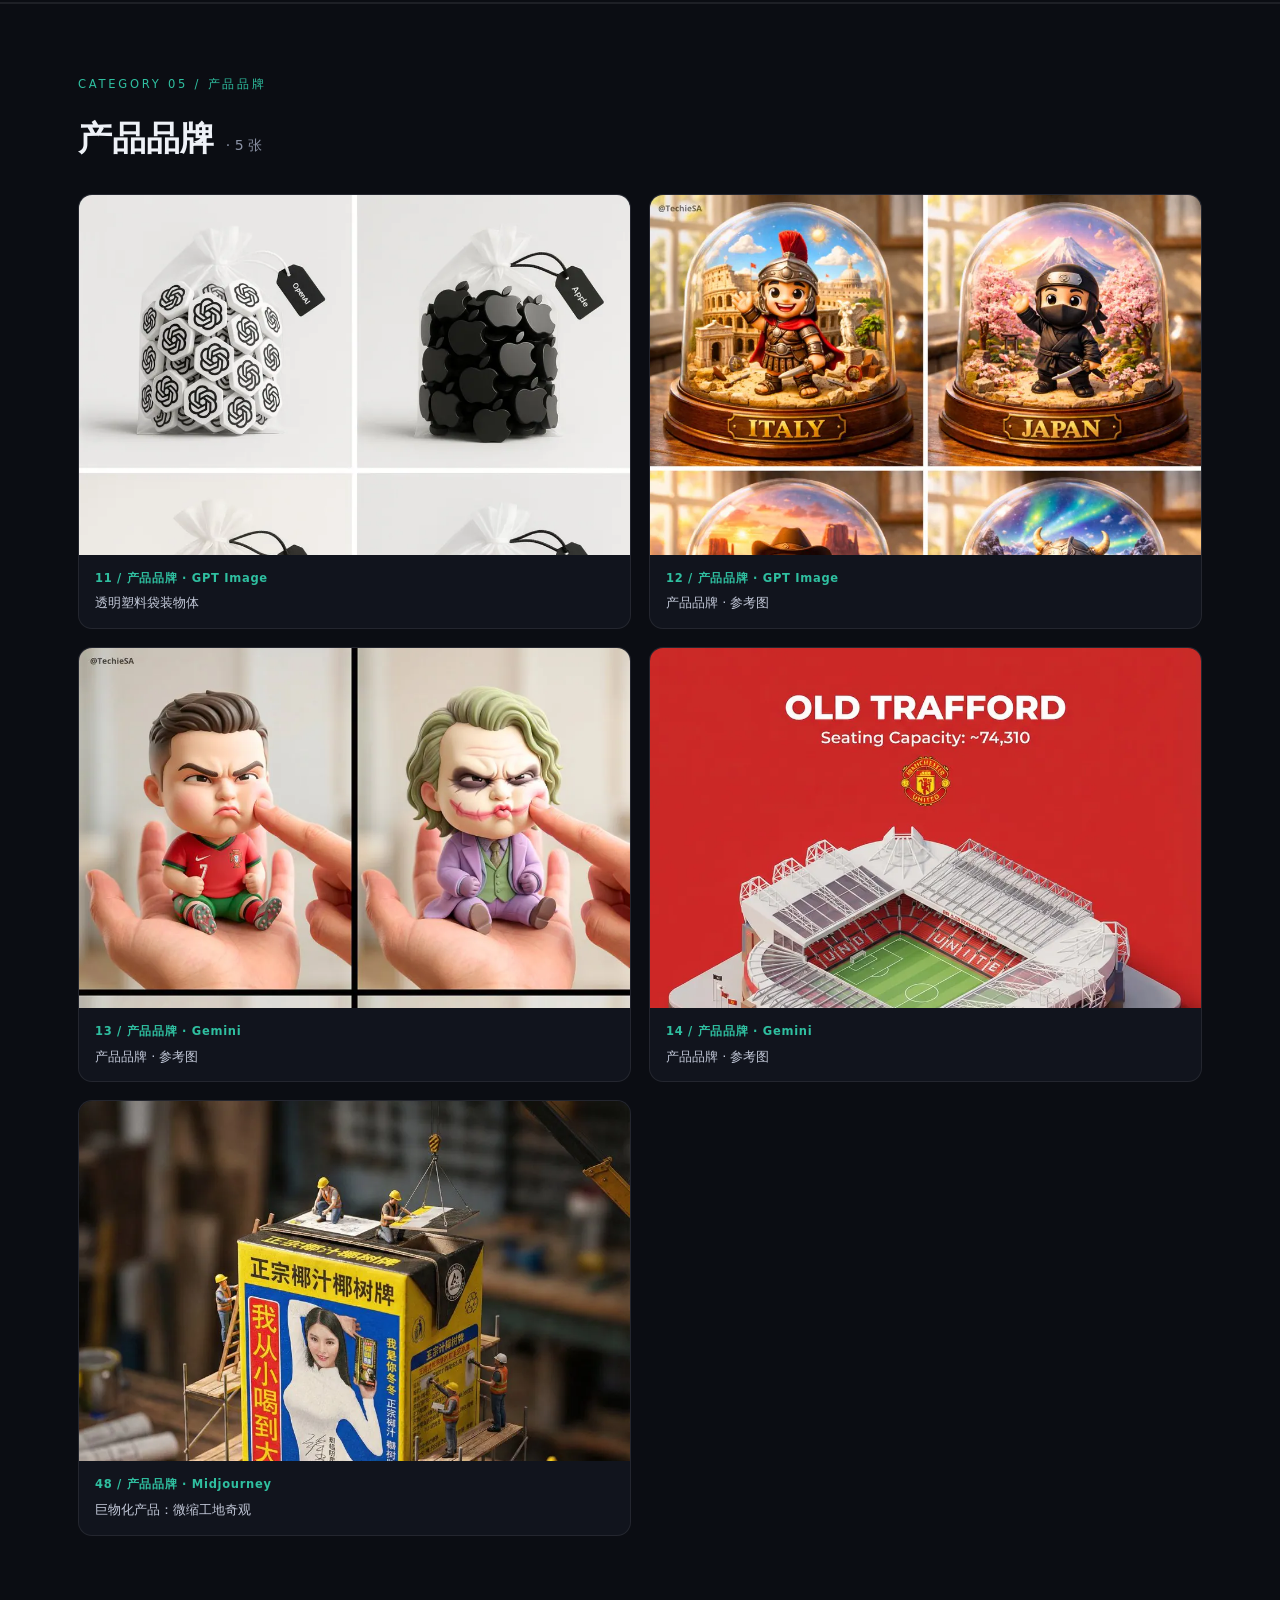
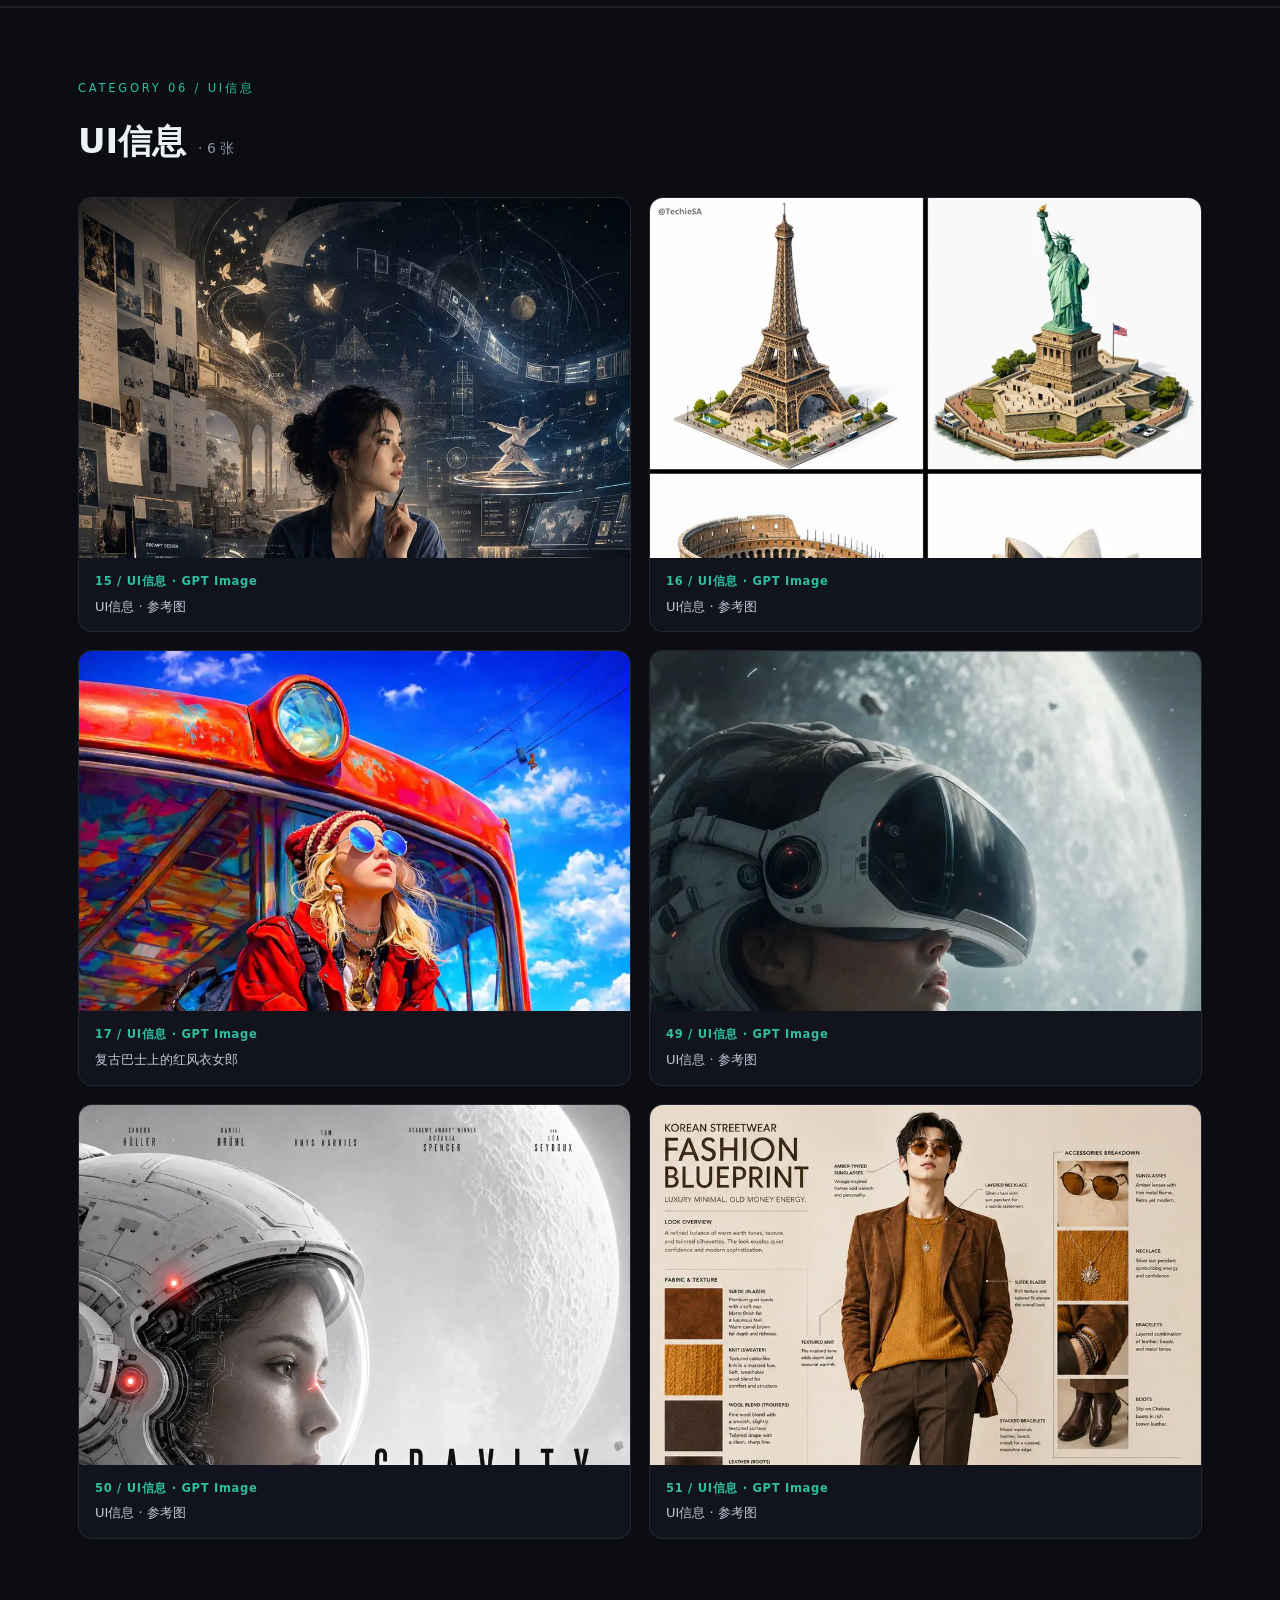
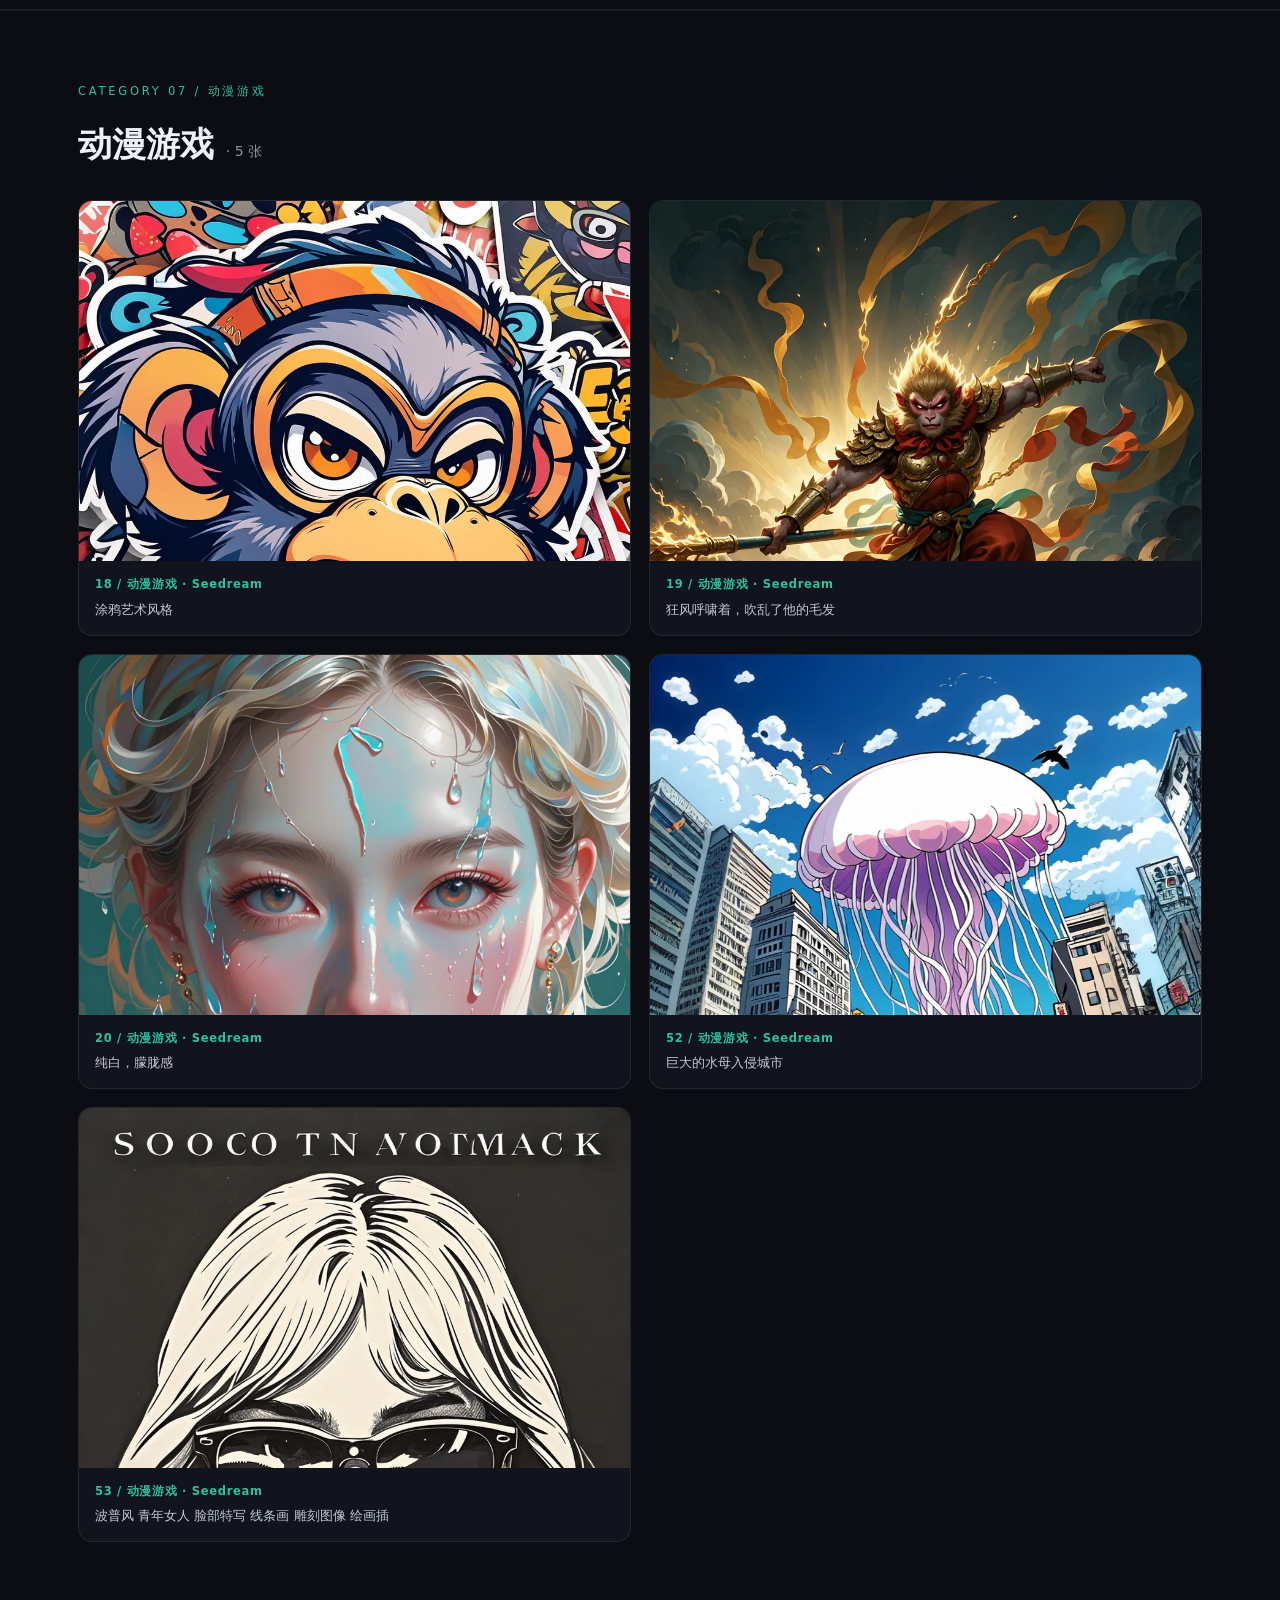
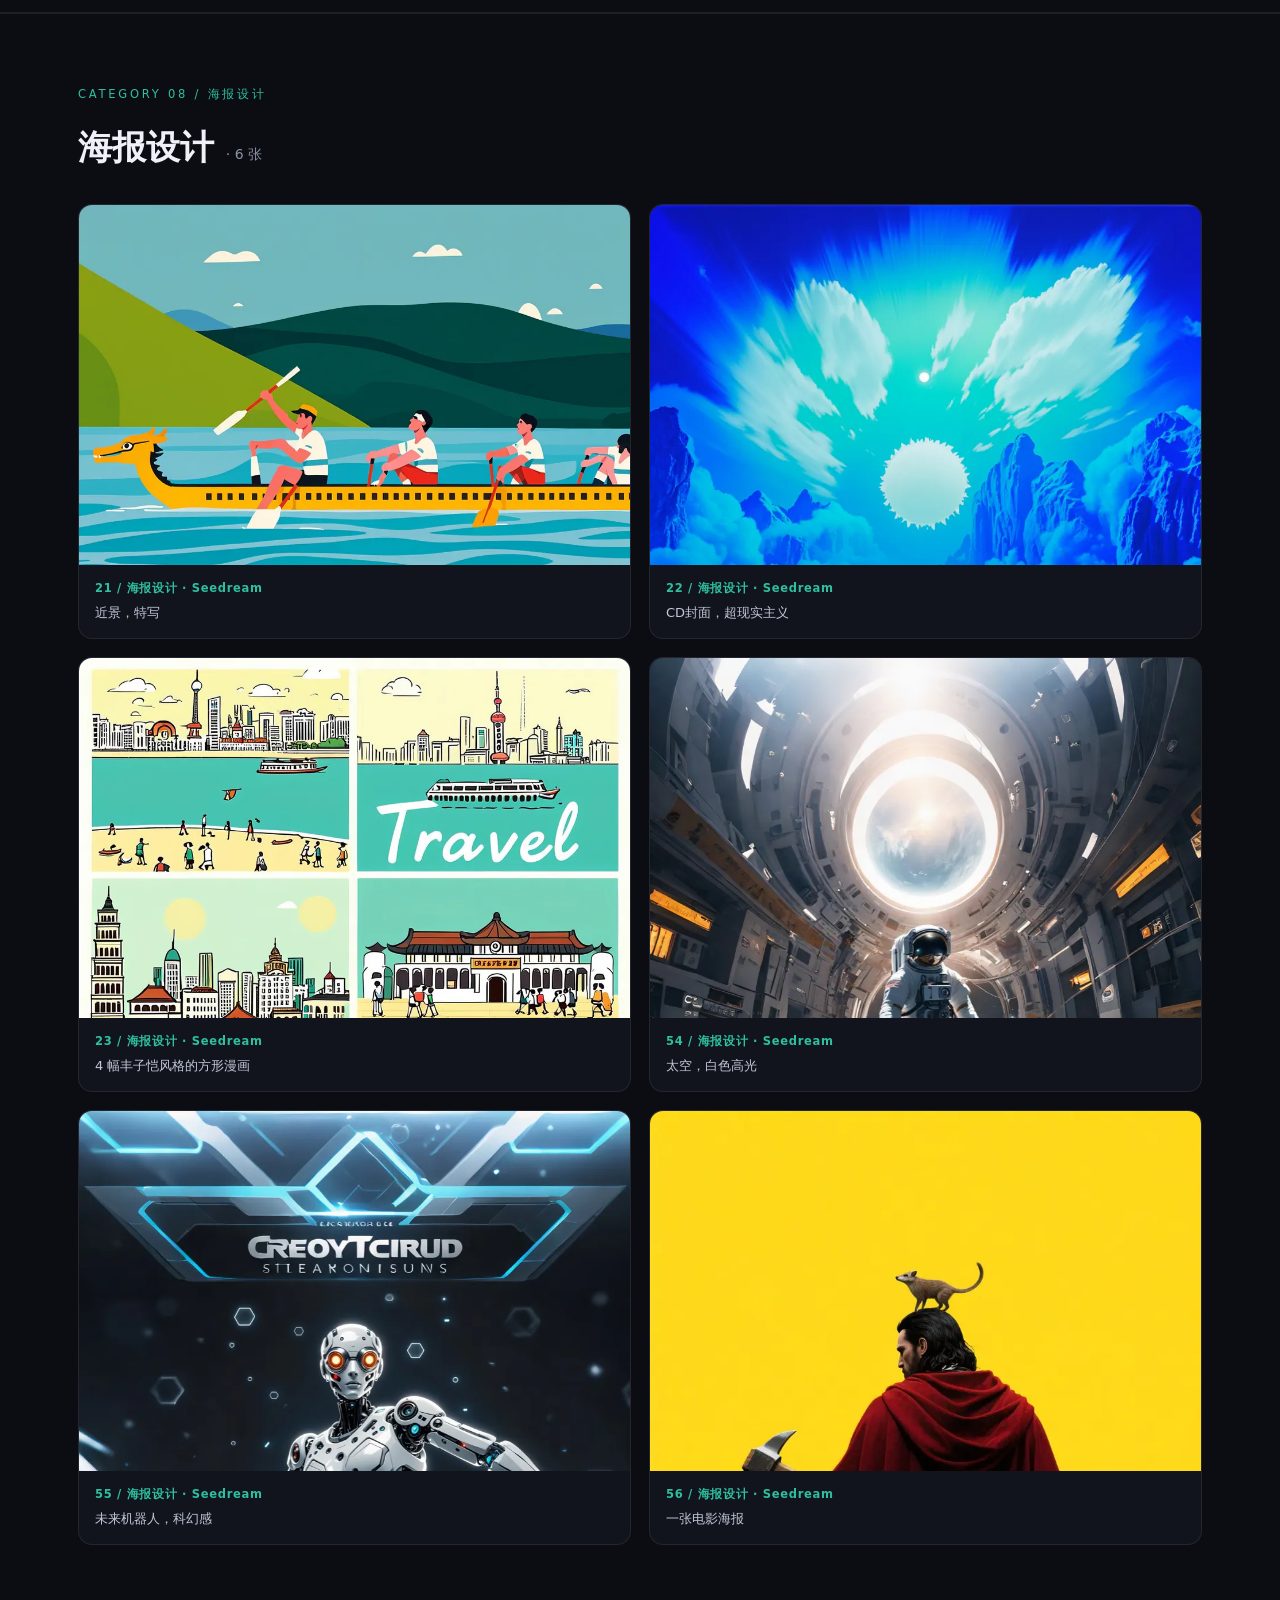
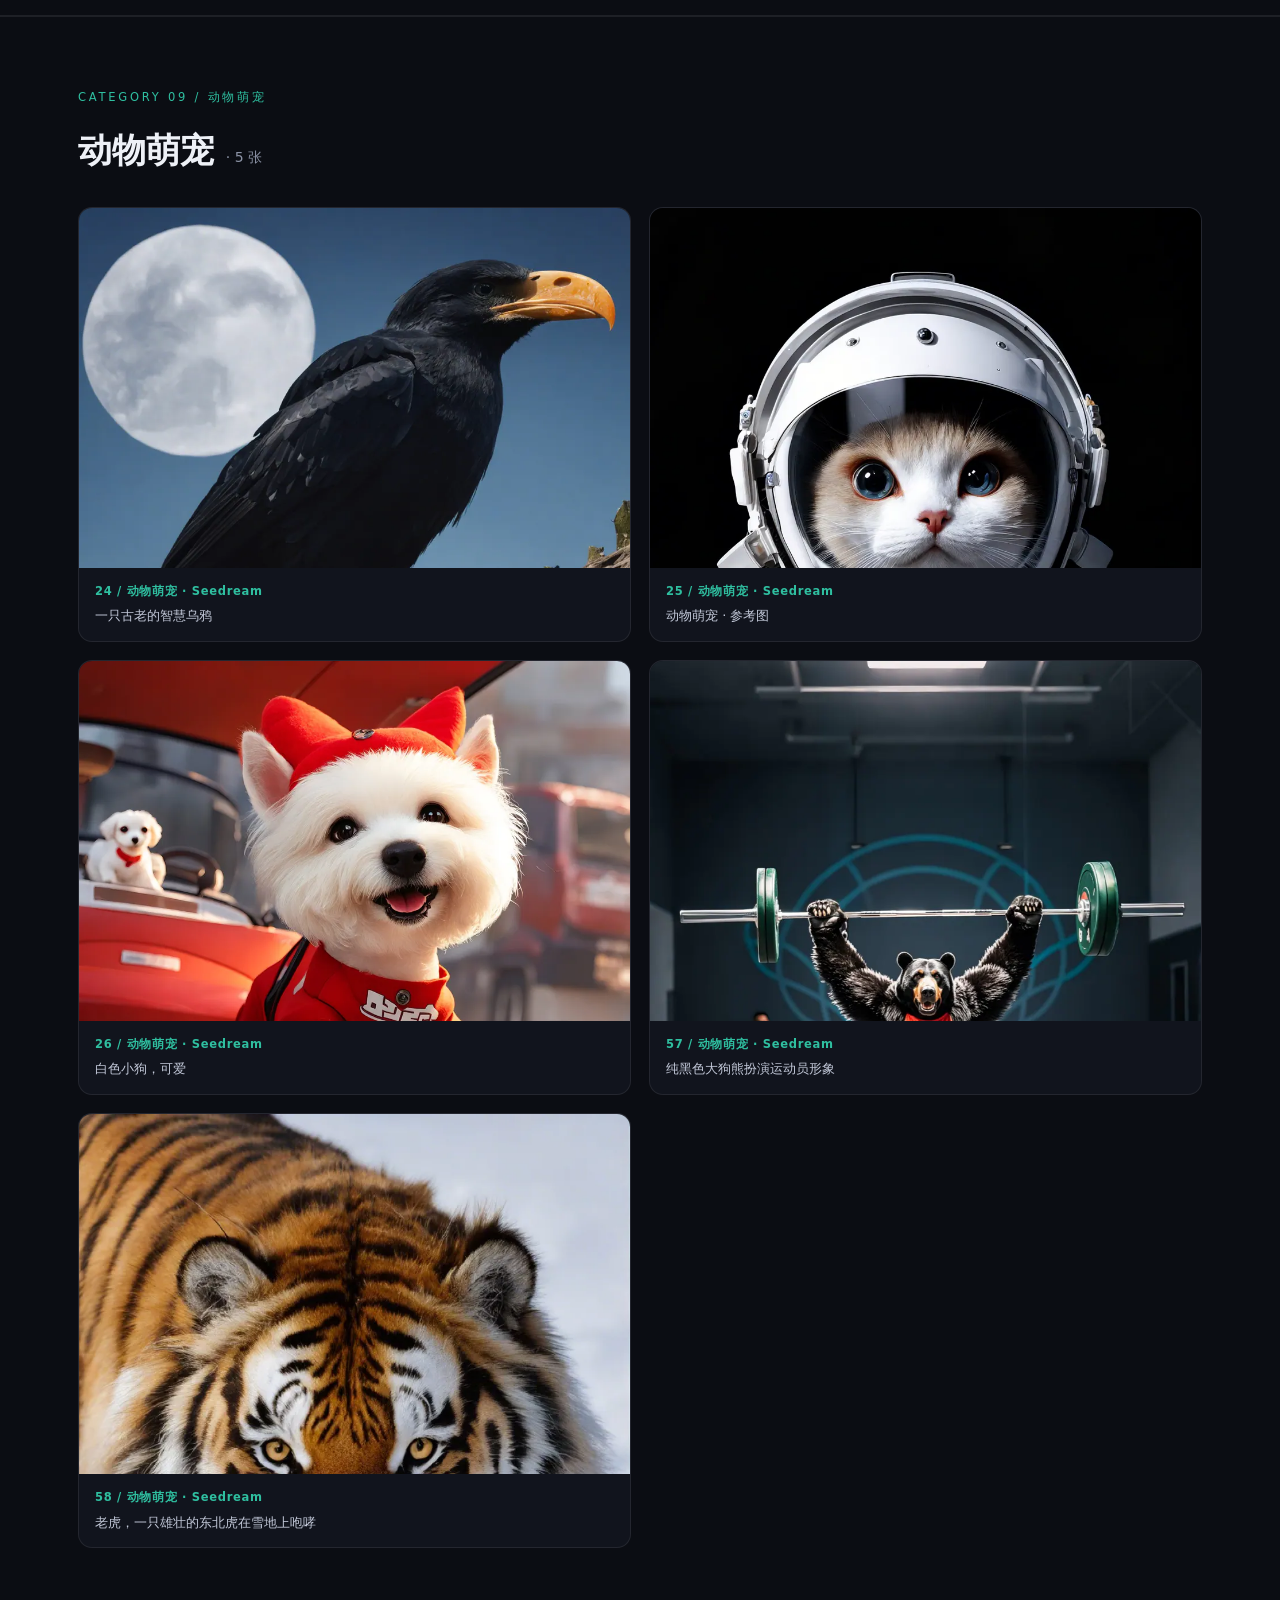
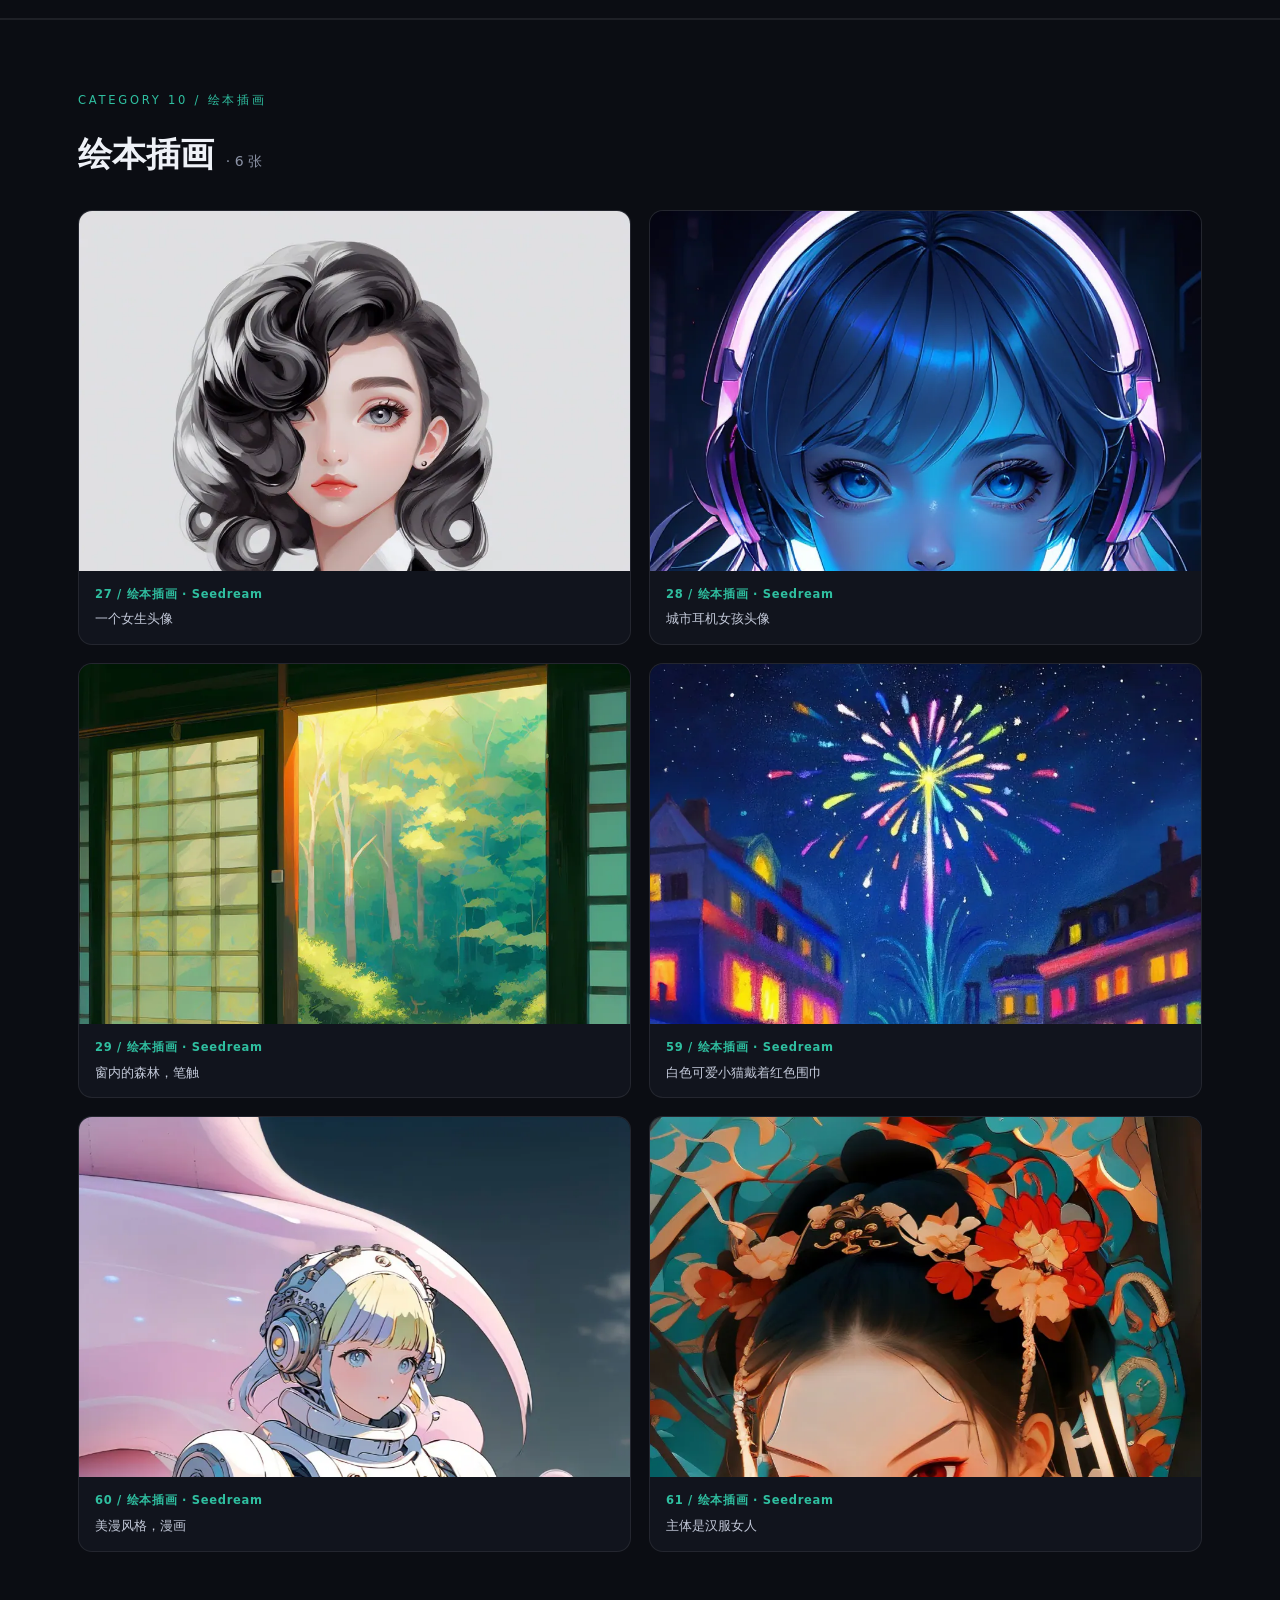
<file: case-curation.html>
<!DOCTYPE html>
<html lang="zh-CN">
<head>
<meta charset="UTF-8">
<meta name="viewport" content="width=device-width, initial-scale=1">
<title>美术性二次精选 · 74 张 ｜ 葛雪峰 AIGC 作品集</title>
<link rel="stylesheet" href="assets/styles.css">
<style>
.g-hero{padding:130px 0 70px;background:radial-gradient(900px 480px at 12% 8%,rgba(86,156,214,.16),transparent 60%),radial-gradient(800px 400px at 82% 32%,rgba(214,122,74,.12),transparent 60%),#08090d;border-bottom:1px solid var(--line)}
.g-back{display:inline-flex;gap:8px;align-items:center;color:var(--muted);font-size:13px;text-decoration:none;margin-bottom:34px}
.g-back:hover{color:var(--text)}
.g-kick{font-size:12px;letter-spacing:.28em;color:var(--accent-3);text-transform:uppercase;margin-bottom:18px}
.g-hero h1{font-size:clamp(34px,5vw,60px);line-height:1.12;margin:0 0 20px;font-weight:800}
.g-hero h1 em{font-style:normal;background:linear-gradient(100deg,#6fb7e8,var(--accent-2));-webkit-background-clip:text;background-clip:text;color:transparent}
.g-sub{font-size:16px;color:var(--muted);max-width:840px;line-height:1.8;margin:0 0 36px}
.g-meta{display:grid;grid-template-columns:repeat(4,1fr);gap:14px;max-width:1000px}
.g-meta div{padding:18px 20px;border:1px solid var(--line);border-radius:14px;background:rgba(255,255,255,.025)}
.g-meta b{display:block;font-size:11px;letter-spacing:.18em;color:var(--accent-3);margin-bottom:9px}
.g-meta span{font-size:14px;color:#c9cfde;line-height:1.6}
.g-sec{padding:70px 0}
.g-sec.alt{background:#0b0d13;border-top:1px solid var(--line);border-bottom:1px solid var(--line)}
.g-h{font-size:11.5px;letter-spacing:.24em;color:var(--accent-3);margin-bottom:14px}
.g-sec h2{font-size:clamp(22px,3vw,34px);margin:0 0 26px}
.g4{display:grid;grid-template-columns:repeat(2,1fr);gap:18px}
.g4 figure{margin:0;border:1px solid var(--line);border-radius:14px;overflow:hidden;background:var(--panel)}
.g4 img{width:100%;display:block;height:360px;object-fit:cover;object-position:top center}
.g4 figcaption{padding:14px 16px;font-size:13px;color:#c2c8d8;line-height:1.6}
.g4 figcaption b{display:block;color:var(--accent-3);font-size:11.5px;letter-spacing:.06em;margin-bottom:6px}
.spec{width:100%;border-collapse:collapse;font-size:13.5px}
.spec th,.spec td{padding:12px 14px;border-bottom:1px solid var(--line);text-align:left;line-height:1.6}
.spec th{color:var(--accent-3);font-weight:500;white-space:nowrap}
.spec td{color:#b9c0d0}
.notes{display:grid;grid-template-columns:repeat(2,1fr);gap:16px}
.note{padding:22px;border:1px solid var(--line);border-radius:14px;background:var(--panel)}
.note b{display:block;color:#e2e6ef;font-size:15px;margin-bottom:10px}
.note p{color:var(--muted);font-size:13.5px;line-height:1.85;margin:0}
.note .num{display:inline-block;font-size:11px;letter-spacing:.16em;color:var(--accent-3);margin-bottom:8px}
.q{display:grid;grid-template-columns:repeat(4,1fr);gap:14px}
.q div{padding:24px 18px;text-align:center;border:1px solid var(--line);border-radius:14px;background:var(--panel)}
.q b{display:block;font-size:30px;color:var(--accent-3);margin-bottom:6px}
.q span{font-size:12.5px;color:var(--muted)}
.note-disclaimer{padding:20px 24px;border:1px solid rgba(214,122,74,.35);border-radius:14px;background:rgba(214,122,74,.06);color:#d8c3b4;font-size:13px;line-height:1.85}
@media(max-width:980px){.g4,.notes,.q{grid-template-columns:repeat(2,1fr)}.g-meta{grid-template-columns:repeat(2,1fr)}}
@media(max-width:720px){.g4,.notes,.q,.g-meta{grid-template-columns:1fr}.g4 img{height:300px}}
</style>
</head>
<body>
<section class="g-hero">
  <div class="container">
    <a class="g-back" href="index.html#cases">← 返回作品集</a>
    <div class="g-kick">CASE STUDY 06 / SECOND-PASS CURATION</div>
    <h1>美术性二次精选<br><em>74 张 · 14 类视觉</em></h1>
    <p class="g-sub">不唯尺寸论。从 26814 条备选池中，按设计性与美术性二次复筛出 74 张真正好看、可借鉴的代表作，覆盖国风美学、人物角色、写实人像、3D 艺术、动漫游戏、未来科幻、插画 CG、绘本插画、海报设计、UI 信息、产品品牌、产品设计、动物萌宠、海报共 14 类视觉类型。与「六类视觉补全」页互补：那页看广度，这页看质量。</p>
    <div class="g-meta">
      <div><b>备选池</b><span>26814 条去重素材</span></div>
      <div><b>二次精选</b><span>74 张代表作</span></div>
      <div><b>覆盖类目</b><span>14 类视觉类型</span></div>
      <div><b>来源</b><span>EYROVE 公开授权项目</span></div>
    </div>
  </div>
</section>

<section class="g-sec">
  <div class="container">
    <div class="g-h">WHY SECOND PASS</div>
    <h2>为什么要有「二次复筛」</h2>
    <p class="g-lead">第一轮按短边分辨率硬筛，把大量 900–1079px、甚至 720–899px 的好图挡在门外。设计师看一张图能不能用，从来不是只看像素：构图、配色、叙事、质感才是决定因素。于是把所有未达标尺寸的图先存进备选池，再按美术性一张张过目，把「好看、有借鉴价值」的挑出来二次入库。</p>
    <div class="notes">
      <div class="note"><span class="num">01 / 不唯尺寸</span><b>尺寸降级为参考</b><p>把分辨率从硬门槛改成参考指标，900px 的好构图优先于 1080px 的平庸图，避免错杀。</p></div>
      <div class="note"><span class="num">02 / 美术性优先</span><b>按设计感逐张过目</b><p>两批共 116 张候选拼版目视复核，保留配色高级、构图有想法、质感细腻的 74 张。</p></div>
      <div class="note"><span class="num">03 / 类目补全</span><b>14 类覆盖更全</b><p>在首批六类基础上，补入国风美学、人物角色、写实人像、动漫游戏、未来科幻、插画 CG 等高频类型。</p></div>
      <div class="note"><span class="num">04 / 诚实标注</span><b>参考而非冒认</b><p>每张标注类目与所用模型，明确来源于 EYROVE 公开项目、非本人原创，仅作风格参考与选型判断。</p></div>
    </div>
  </div>
</section>

<section class="g-sec alt"><div class="container"><div class="g-h">CATEGORY 01 / 国风美学</div><h2>国风美学 <span style="font-size:14px;color:var(--muted);font-weight:400">· 8 张</span></h2><div class="g4"><figure><img loading="lazy" src="assets/inspiration/secondpass/eyrove2-000-rv-jimeng-be929278fcc459.webp" alt="少女，中景"><figcaption><b>01 / 国风美学 · Seedream</b>少女，中景</figcaption></figure><figure><img loading="lazy" src="assets/inspiration/secondpass/eyrove2-001-rv-jimeng-106d1c23bec30e.webp" alt="一位古代农夫"><figcaption><b>02 / 国风美学 · Seedream</b>一位古代农夫</figcaption></figure><figure><img loading="lazy" src="assets/inspiration/secondpass/eyrove2-002-rv-jimeng-618e85d6d76958.webp" alt="一个身穿孔雀服饰的健壮的中国少年"><figcaption><b>03 / 国风美学 · Seedream</b>一个身穿孔雀服饰的健壮的中国少年</figcaption></figure><figure><img loading="lazy" src="assets/inspiration/secondpass/eyrove2-003-rv-jimeng-222eeba5f07137.webp" alt="一位黑色贴头直发穿着新中式风格的美女"><figcaption><b>04 / 国风美学 · Seedream</b>一位黑色贴头直发穿着新中式风格的美女</figcaption></figure><figure><img loading="lazy" src="assets/inspiration/secondpass/eyrove2-041-rv-jimeng-482e3930e41e57.webp" alt="一位身穿民族服饰的女性肖像"><figcaption><b>42 / 国风美学 · Seedream</b>一位身穿民族服饰的女性肖像</figcaption></figure><figure><img loading="lazy" src="assets/inspiration/secondpass/eyrove2-042-rv-jimeng-3bca196ac61a63.webp" alt="古风女子，完美的身材比例"><figcaption><b>43 / 国风美学 · Seedream</b>古风女子，完美的身材比例</figcaption></figure><figure><img loading="lazy" src="assets/inspiration/secondpass/eyrove2-043-rv-jimeng-52de40995420ab.webp" alt="一张印有“HAPPY CHINESE NEW YEA"><figcaption><b>44 / 国风美学 · Seedream</b>一张印有“HAPPY CHINESE NEW YEA</figcaption></figure><figure><img loading="lazy" src="assets/inspiration/secondpass/eyrove2-044-rv-jimeng-79fe661cdfc9cb.webp" alt="模糊，全局朦胧模糊"><figcaption><b>45 / 国风美学 · Seedream</b>模糊，全局朦胧模糊</figcaption></figure></div></div></section>
<section class="g-sec alt"><div class="container"><div class="g-h">CATEGORY 02 / 人物角色</div><h2>人物角色 <span style="font-size:14px;color:var(--muted);font-weight:400">· 1 张</span></h2><div class="g4"><figure><img loading="lazy" src="assets/inspiration/secondpass/eyrove2-004-920031.webp" alt="人物角色 · 参考图"><figcaption><b>05 / 人物角色 · GPT Image</b>人物角色 · 参考图</figcaption></figure></div></div></section>
<section class="g-sec alt"><div class="container"><div class="g-h">CATEGORY 03 / 3D 艺术</div><h2>3D 艺术 <span style="font-size:14px;color:var(--muted);font-weight:400">· 4 张</span></h2><div class="g4"><figure><img loading="lazy" src="assets/inspiration/secondpass/eyrove2-005-rv-jimeng-0d35827ff2d534.webp" alt="微距，巧克力"><figcaption><b>06 / 3D 艺术 · Seedream</b>微距，巧克力</figcaption></figure><figure><img loading="lazy" src="assets/inspiration/secondpass/eyrove2-006-rv-jimeng-9eb1b2f19ef01a.webp" alt="由针织毛线材料制成的小狗"><figcaption><b>07 / 3D 艺术 · Seedream</b>由针织毛线材料制成的小狗</figcaption></figure><figure><img loading="lazy" src="assets/inspiration/secondpass/eyrove2-007-rv-jimeng-bdc06d61652a83.webp" alt="三角形黄色奶酪"><figcaption><b>08 / 3D 艺术 · Seedream</b>三角形黄色奶酪</figcaption></figure><figure><img loading="lazy" src="assets/inspiration/secondpass/eyrove2-045-rv-jimeng-518c3d3fd22dbd.webp" alt="C4D，创意设计"><figcaption><b>46 / 3D 艺术 · Seedream</b>C4D，创意设计</figcaption></figure></div></div></section>
<section class="g-sec alt"><div class="container"><div class="g-h">CATEGORY 04 / 写实人像</div><h2>写实人像 <span style="font-size:14px;color:var(--muted);font-weight:400">· 3 张</span></h2><div class="g4"><figure><img loading="lazy" src="assets/inspiration/secondpass/eyrove2-008-rv-jimeng-0cc50a81b9d308.webp" alt="极端特写，年轻女士的脸"><figcaption><b>09 / 写实人像 · Seedream</b>极端特写，年轻女士的脸</figcaption></figure><figure><img loading="lazy" src="assets/inspiration/secondpass/eyrove2-009-rv-jimeng-ba7d1b7048e740.webp" alt="外骨骼士兵，超写实"><figcaption><b>10 / 写实人像 · Seedream</b>外骨骼士兵，超写实</figcaption></figure><figure><img loading="lazy" src="assets/inspiration/secondpass/eyrove2-046-rv-jimeng-f4ea7abe302310.webp" alt="围绕在欧美女人物周围围着不同的抽象物品"><figcaption><b>47 / 写实人像 · Seedream</b>围绕在欧美女人物周围围着不同的抽象物品</figcaption></figure></div></div></section>
<section class="g-sec alt"><div class="container"><div class="g-h">CATEGORY 05 / 产品品牌</div><h2>产品品牌 <span style="font-size:14px;color:var(--muted);font-weight:400">· 5 张</span></h2><div class="g4"><figure><img loading="lazy" src="assets/inspiration/secondpass/eyrove2-010-200251.webp" alt="透明塑料袋装物体"><figcaption><b>11 / 产品品牌 · GPT Image</b>透明塑料袋装物体</figcaption></figure><figure><img loading="lazy" src="assets/inspiration/secondpass/eyrove2-011-600242.webp" alt="产品品牌 · 参考图"><figcaption><b>12 / 产品品牌 · GPT Image</b>产品品牌 · 参考图</figcaption></figure><figure><img loading="lazy" src="assets/inspiration/secondpass/eyrove2-012-600653.webp" alt="产品品牌 · 参考图"><figcaption><b>13 / 产品品牌 · Gemini</b>产品品牌 · 参考图</figcaption></figure><figure><img loading="lazy" src="assets/inspiration/secondpass/eyrove2-013-600589.webp" alt="产品品牌 · 参考图"><figcaption><b>14 / 产品品牌 · Gemini</b>产品品牌 · 参考图</figcaption></figure><figure><img loading="lazy" src="assets/inspiration/secondpass/eyrove2-047-201869.webp" alt="巨物化产品：微缩工地奇观"><figcaption><b>48 / 产品品牌 · Midjourney</b>巨物化产品：微缩工地奇观</figcaption></figure></div></div></section>
<section class="g-sec alt"><div class="container"><div class="g-h">CATEGORY 06 / UI信息</div><h2>UI信息 <span style="font-size:14px;color:var(--muted);font-weight:400">· 6 张</span></h2><div class="g4"><figure><img loading="lazy" src="assets/inspiration/secondpass/eyrove2-014-603791.webp" alt="UI信息 · 参考图"><figcaption><b>15 / UI信息 · GPT Image</b>UI信息 · 参考图</figcaption></figure><figure><img loading="lazy" src="assets/inspiration/secondpass/eyrove2-015-600112.webp" alt="UI信息 · 参考图"><figcaption><b>16 / UI信息 · GPT Image</b>UI信息 · 参考图</figcaption></figure><figure><img loading="lazy" src="assets/inspiration/secondpass/eyrove2-016-324.webp" alt="复古巴士上的红风衣女郎"><figcaption><b>17 / UI信息 · GPT Image</b>复古巴士上的红风衣女郎</figcaption></figure><figure><img loading="lazy" src="assets/inspiration/secondpass/eyrove2-048-606231.webp" alt="UI信息 · 参考图"><figcaption><b>49 / UI信息 · GPT Image</b>UI信息 · 参考图</figcaption></figure><figure><img loading="lazy" src="assets/inspiration/secondpass/eyrove2-049-606230.webp" alt="UI信息 · 参考图"><figcaption><b>50 / UI信息 · GPT Image</b>UI信息 · 参考图</figcaption></figure><figure><img loading="lazy" src="assets/inspiration/secondpass/eyrove2-050-603317.webp" alt="UI信息 · 参考图"><figcaption><b>51 / UI信息 · GPT Image</b>UI信息 · 参考图</figcaption></figure></div></div></section>
<section class="g-sec alt"><div class="container"><div class="g-h">CATEGORY 07 / 动漫游戏</div><h2>动漫游戏 <span style="font-size:14px;color:var(--muted);font-weight:400">· 5 张</span></h2><div class="g4"><figure><img loading="lazy" src="assets/inspiration/secondpass/eyrove2-017-rv-jimeng-3555a41d7303ff.webp" alt="涂鸦艺术风格"><figcaption><b>18 / 动漫游戏 · Seedream</b>涂鸦艺术风格</figcaption></figure><figure><img loading="lazy" src="assets/inspiration/secondpass/eyrove2-018-rv-jimeng-1c26adb7dd7426.webp" alt="狂风呼啸着，吹乱了他的毛发"><figcaption><b>19 / 动漫游戏 · Seedream</b>狂风呼啸着，吹乱了他的毛发</figcaption></figure><figure><img loading="lazy" src="assets/inspiration/secondpass/eyrove2-019-rv-jimeng-4fc7c12da99ce2.webp" alt="纯白，朦胧感"><figcaption><b>20 / 动漫游戏 · Seedream</b>纯白，朦胧感</figcaption></figure><figure><img loading="lazy" src="assets/inspiration/secondpass/eyrove2-051-rv-jimeng-edf1e577eaa40c.webp" alt="巨大的水母入侵城市"><figcaption><b>52 / 动漫游戏 · Seedream</b>巨大的水母入侵城市</figcaption></figure><figure><img loading="lazy" src="assets/inspiration/secondpass/eyrove2-052-rv-jimeng-d2de4cc4e2fc6f.webp" alt="波普风 青年女人 脸部特写 线条画 雕刻图像 绘画插"><figcaption><b>53 / 动漫游戏 · Seedream</b>波普风 青年女人 脸部特写 线条画 雕刻图像 绘画插</figcaption></figure></div></div></section>
<section class="g-sec alt"><div class="container"><div class="g-h">CATEGORY 08 / 海报设计</div><h2>海报设计 <span style="font-size:14px;color:var(--muted);font-weight:400">· 6 张</span></h2><div class="g4"><figure><img loading="lazy" src="assets/inspiration/secondpass/eyrove2-020-rv-jimeng-8259a4b1591e68.webp" alt="近景，特写"><figcaption><b>21 / 海报设计 · Seedream</b>近景，特写</figcaption></figure><figure><img loading="lazy" src="assets/inspiration/secondpass/eyrove2-021-rv-jimeng-48b89b48415f5b.webp" alt="CD封面，超现实主义"><figcaption><b>22 / 海报设计 · Seedream</b>CD封面，超现实主义</figcaption></figure><figure><img loading="lazy" src="assets/inspiration/secondpass/eyrove2-022-rv-jimeng-bd1ddd26d1ebc5.webp" alt="4 幅丰子恺风格的方形漫画"><figcaption><b>23 / 海报设计 · Seedream</b>4 幅丰子恺风格的方形漫画</figcaption></figure><figure><img loading="lazy" src="assets/inspiration/secondpass/eyrove2-053-rv-jimeng-dfb775e9922163.webp" alt="太空，白色高光"><figcaption><b>54 / 海报设计 · Seedream</b>太空，白色高光</figcaption></figure><figure><img loading="lazy" src="assets/inspiration/secondpass/eyrove2-054-rv-jimeng-26a3b0e25771ef.webp" alt="未来机器人，科幻感"><figcaption><b>55 / 海报设计 · Seedream</b>未来机器人，科幻感</figcaption></figure><figure><img loading="lazy" src="assets/inspiration/secondpass/eyrove2-055-rv-jimeng-5fa3de3fe23d24.webp" alt="一张电影海报"><figcaption><b>56 / 海报设计 · Seedream</b>一张电影海报</figcaption></figure></div></div></section>
<section class="g-sec alt"><div class="container"><div class="g-h">CATEGORY 09 / 动物萌宠</div><h2>动物萌宠 <span style="font-size:14px;color:var(--muted);font-weight:400">· 5 张</span></h2><div class="g4"><figure><img loading="lazy" src="assets/inspiration/secondpass/eyrove2-023-rv-jimeng-dd2b932803a6db.webp" alt="一只古老的智慧乌鸦"><figcaption><b>24 / 动物萌宠 · Seedream</b>一只古老的智慧乌鸦</figcaption></figure><figure><img loading="lazy" src="assets/inspiration/secondpass/eyrove2-024-rv-jimeng-087f6d29593024.webp" alt="动物萌宠 · 参考图"><figcaption><b>25 / 动物萌宠 · Seedream</b>动物萌宠 · 参考图</figcaption></figure><figure><img loading="lazy" src="assets/inspiration/secondpass/eyrove2-025-rv-jimeng-ad65f280c4051b.webp" alt="白色小狗，可爱"><figcaption><b>26 / 动物萌宠 · Seedream</b>白色小狗，可爱</figcaption></figure><figure><img loading="lazy" src="assets/inspiration/secondpass/eyrove2-056-rv-jimeng-cf3a309ab0e259.webp" alt="纯黑色大狗熊扮演运动员形象"><figcaption><b>57 / 动物萌宠 · Seedream</b>纯黑色大狗熊扮演运动员形象</figcaption></figure><figure><img loading="lazy" src="assets/inspiration/secondpass/eyrove2-057-rv-jimeng-2b5d01b0894d7c.webp" alt="老虎，一只雄壮的东北虎在雪地上咆哮"><figcaption><b>58 / 动物萌宠 · Seedream</b>老虎，一只雄壮的东北虎在雪地上咆哮</figcaption></figure></div></div></section>
<section class="g-sec alt"><div class="container"><div class="g-h">CATEGORY 10 / 绘本插画</div><h2>绘本插画 <span style="font-size:14px;color:var(--muted);font-weight:400">· 6 张</span></h2><div class="g4"><figure><img loading="lazy" src="assets/inspiration/secondpass/eyrove2-026-rv-jimeng-d6409bfdba1599.webp" alt="一个女生头像"><figcaption><b>27 / 绘本插画 · Seedream</b>一个女生头像</figcaption></figure><figure><img loading="lazy" src="assets/inspiration/secondpass/eyrove2-027-rv-jimeng-f6368e3ffbb9ef.webp" alt="城市耳机女孩头像"><figcaption><b>28 / 绘本插画 · Seedream</b>城市耳机女孩头像</figcaption></figure><figure><img loading="lazy" src="assets/inspiration/secondpass/eyrove2-028-rv-jimeng-82ba53c55837a1.webp" alt="窗内的森林，笔触"><figcaption><b>29 / 绘本插画 · Seedream</b>窗内的森林，笔触</figcaption></figure><figure><img loading="lazy" src="assets/inspiration/secondpass/eyrove2-058-rv-jimeng-99209ab032e8b0.webp" alt="白色可爱小猫戴着红色围巾"><figcaption><b>59 / 绘本插画 · Seedream</b>白色可爱小猫戴着红色围巾</figcaption></figure><figure><img loading="lazy" src="assets/inspiration/secondpass/eyrove2-059-rv-jimeng-079e4590b16d63.webp" alt="美漫风格，漫画"><figcaption><b>60 / 绘本插画 · Seedream</b>美漫风格，漫画</figcaption></figure><figure><img loading="lazy" src="assets/inspiration/secondpass/eyrove2-060-rv-jimeng-69665d0b41e0f5.webp" alt="主体是汉服女人"><figcaption><b>61 / 绘本插画 · Seedream</b>主体是汉服女人</figcaption></figure></div></div></section>
<section class="g-sec alt"><div class="container"><div class="g-h">CATEGORY 11 / 插画CG</div><h2>插画CG <span style="font-size:14px;color:var(--muted);font-weight:400">· 6 张</span></h2><div class="g4"><figure><img loading="lazy" src="assets/inspiration/secondpass/eyrove2-029-604848.webp" alt="插画CG · 参考图"><figcaption><b>30 / 插画CG · GPT Image</b>插画CG · 参考图</figcaption></figure><figure><img loading="lazy" src="assets/inspiration/secondpass/eyrove2-030-601021.webp" alt="插画CG · 参考图"><figcaption><b>31 / 插画CG · Gemini</b>插画CG · 参考图</figcaption></figure><figure><img loading="lazy" src="assets/inspiration/secondpass/eyrove2-031-202086.webp" alt="奢华未来主义的悬浮陀螺"><figcaption><b>32 / 插画CG · Seedream</b>奢华未来主义的悬浮陀螺</figcaption></figure><figure><img loading="lazy" src="assets/inspiration/secondpass/eyrove2-061-aiart-api-25a91d3bab5f47.webp" alt="奇幻电影肖像 #2"><figcaption><b>62 / 插画CG · Gemini Image</b>奇幻电影肖像 #2</figcaption></figure><figure><img loading="lazy" src="assets/inspiration/secondpass/eyrove2-062-aiart-api-e5151fd34000ec.webp" alt="光影电影节海报 #1"><figcaption><b>63 / 插画CG · Gemini Image</b>光影电影节海报 #1</figcaption></figure><figure><img loading="lazy" src="assets/inspiration/secondpass/eyrove2-063-722862.webp" alt="幽暗密林中的红芒激战"><figcaption><b>64 / 插画CG · Gemini</b>幽暗密林中的红芒激战</figcaption></figure></div></div></section>
<section class="g-sec alt"><div class="container"><div class="g-h">CATEGORY 12 / 产品设计</div><h2>产品设计 <span style="font-size:14px;color:var(--muted);font-weight:400">· 7 张</span></h2><div class="g4"><figure><img loading="lazy" src="assets/inspiration/secondpass/eyrove2-032-rv-jimeng-57ed6ee1b2912a.webp" alt="粉色轿车，极简风格海报"><figcaption><b>33 / 产品设计 · Seedream</b>粉色轿车，极简风格海报</figcaption></figure><figure><img loading="lazy" src="assets/inspiration/secondpass/eyrove2-033-rv-jimeng-b0e83c8f26c1f3.webp" alt="护肤品拍摄，一瓶精致的安瓶精华液"><figcaption><b>34 / 产品设计 · Seedream</b>护肤品拍摄，一瓶精致的安瓶精华液</figcaption></figure><figure><img loading="lazy" src="assets/inspiration/secondpass/eyrove2-034-rv-jimeng-9d01cc06301a2c.webp" alt="护肤品拍摄，一瓶精致的安瓶精华液"><figcaption><b>35 / 产品设计 · Seedream</b>护肤品拍摄，一瓶精致的安瓶精华液</figcaption></figure><figure><img loading="lazy" src="assets/inspiration/secondpass/eyrove2-035-rv-jimeng-f000b888811d32.webp" alt="护肤品拍摄，一瓶精致的安瓶精华液"><figcaption><b>36 / 产品设计 · Seedream</b>护肤品拍摄，一瓶精致的安瓶精华液</figcaption></figure><figure><img loading="lazy" src="assets/inspiration/secondpass/eyrove2-064-rv-jimeng-ff4ae24d8bc755.webp" alt="一个竖放的塑料泡罩包装"><figcaption><b>65 / 产品设计 · Seedream</b>一个竖放的塑料泡罩包装</figcaption></figure><figure><img loading="lazy" src="assets/inspiration/secondpass/eyrove2-065-rv-jimeng-aad84a1e20142e.webp" alt="粉色轿车，极简风格海报"><figcaption><b>66 / 产品设计 · Seedream</b>粉色轿车，极简风格海报</figcaption></figure><figure><img loading="lazy" src="assets/inspiration/secondpass/eyrove2-066-rv-jimeng-b96b3fa3faf562.webp" alt="酒，这支清澈透明的伏特加"><figcaption><b>67 / 产品设计 · Seedream</b>酒，这支清澈透明的伏特加</figcaption></figure></div></div></section>
<section class="g-sec alt"><div class="container"><div class="g-h">CATEGORY 13 / 海报</div><h2>海报 <span style="font-size:14px;color:var(--muted);font-weight:400">· 5 张</span></h2><div class="g4"><figure><img loading="lazy" src="assets/inspiration/secondpass/eyrove2-036-runninghub-2096590231613.webp" alt="生成一张 9:16 竖版真实摄影质感女性写真"><figcaption><b>37 / 海报 · Krea 2</b>生成一张 9:16 竖版真实摄影质感女性写真</figcaption></figure><figure><img loading="lazy" src="assets/inspiration/secondpass/eyrove2-037-runninghub-2094370956450.webp" alt="海报 · 参考图"><figcaption><b>38 / 海报 · Krea 2</b>海报 · 参考图</figcaption></figure><figure><img loading="lazy" src="assets/inspiration/secondpass/eyrove2-067-731200.webp" alt="现代大型吊扇创意海报"><figcaption><b>68 / 海报 · GPT Image</b>现代大型吊扇创意海报</figcaption></figure><figure><img loading="lazy" src="assets/inspiration/secondpass/eyrove2-068-731137.webp" alt="不锈钢保温杯电商海报｜ThermoGo 40"><figcaption><b>69 / 海报 · GPT Image</b>不锈钢保温杯电商海报｜ThermoGo 40</figcaption></figure><figure><img loading="lazy" src="assets/inspiration/secondpass/eyrove2-069-731118.webp" alt="实验字型设计海报"><figcaption><b>70 / 海报 · GPT Image</b>实验字型设计海报</figcaption></figure></div></div></section>
<section class="g-sec alt"><div class="container"><div class="g-h">CATEGORY 14 / 未来科幻</div><h2>未来科幻 <span style="font-size:14px;color:var(--muted);font-weight:400">· 7 张</span></h2><div class="g4"><figure><img loading="lazy" src="assets/inspiration/secondpass/eyrove2-038-rv-jimeng-e15fcb3ddd4edf.webp" alt="一只重点色布偶猫"><figcaption><b>39 / 未来科幻 · Seedream</b>一只重点色布偶猫</figcaption></figure><figure><img loading="lazy" src="assets/inspiration/secondpass/eyrove2-039-rv-jimeng-cf6fbb1ed5f91d.webp" alt="月球表面出现了一扇门"><figcaption><b>40 / 未来科幻 · Seedream</b>月球表面出现了一扇门</figcaption></figure><figure><img loading="lazy" src="assets/inspiration/secondpass/eyrove2-040-rv-jimeng-52c81d480d30cc.webp" alt="未来主义的机械长城"><figcaption><b>41 / 未来科幻 · Seedream</b>未来主义的机械长城</figcaption></figure><figure><img loading="lazy" src="assets/inspiration/secondpass/eyrove2-070-rv-jimeng-c652ead459f5b5.webp" alt="未来电子人 特写##超高清 暗黑橙色氛围 电子科技产"><figcaption><b>71 / 未来科幻 · Seedream</b>未来电子人 特写##超高清 暗黑橙色氛围 电子科技产</figcaption></figure><figure><img loading="lazy" src="assets/inspiration/secondpass/eyrove2-071-rv-jimeng-56639f3badc658.webp" alt="破旧的电子集市"><figcaption><b>72 / 未来科幻 · Seedream</b>破旧的电子集市</figcaption></figure><figure><img loading="lazy" src="assets/inspiration/secondpass/eyrove2-072-rv-jimeng-fbe096f324ac3a.webp" alt="杂志大片，H.R.Giger风格"><figcaption><b>73 / 未来科幻 · Seedream</b>杂志大片，H.R.Giger风格</figcaption></figure><figure><img loading="lazy" src="assets/inspiration/secondpass/eyrove2-073-rv-jimeng-bccc76edde5115.webp" alt="斜侧角度，未来世界"><figcaption><b>74 / 未来科幻 · Seedream</b>斜侧角度，未来世界</figcaption></figure></div></div></section>

<section class="g-sec alt">
  <div class="container">
    <div class="g-h">METHOD / 二次复筛方法</div>
    <h2>从 26814 条到 74 张，怎么筛的</h2>
    <table class="spec">
      <tr><th>环节</th><th>做法</th><th>结果</th></tr>
      <tr><td>采集</td><td>项目接口会话内分页拉取，逐批落盘 ndjson</td><td>26814 条唯一素材</td></tr>
      <tr><td>备选池</td><td>尺寸未达标项不丢弃，按分辨率档 A/B/C/D/E 归档</td><td>全量备选可回溯</td></tr>
      <tr><td>候选</td><td>按尺寸档与类目分层抽样，拼版目视</td><td>116 张候选</td></tr>
      <tr><td>复筛</td><td>按设计性 / 美术性逐张判断，剔除平庸与重复</td><td>74 张精选</td></tr>
      <tr><td>入库</td><td>card.webp（960px）压缩入库，新增 14 类标签</td><td>灵感库 + 本页展示</td></tr>
    </table>
    <div class="q" style="margin-top:26px">
      <div><b>26814</b><span>备选池条目</span></div>
      <div><b>116</b><span>拼版目视候选</span></div>
      <div><b>74</b><span>二次精选入库</span></div>
      <div><b>14</b><span>覆盖视觉类目</span></div>
    </div>
  </div>
</section>

<section class="g-sec">
  <div class="container">
    <div class="g-h">SOURCE & SCOPE / 来源与边界</div>
    <h2>关于这组素材的说明</h2>
    <div class="note-disclaimer">本页 74 张图片来源于 EYROVE 项目，作者多为第三方创作者，仅在其公开授权范围内作为风格参考展示。它们不是本人原创作品，也不计入作品集主体能力板块。收录目的是呈现我在素材筛选、视觉分类、美术判断上的工作能力，并把招聘方关注的视觉类型广度补全。若需用于商业用途，应另行取得原作者授权。所用模型以 Seedream / Gemini Image 等为主，每张 figcaption 已标注。</div>
  </div>
</section>

</body>
</html>
</file>
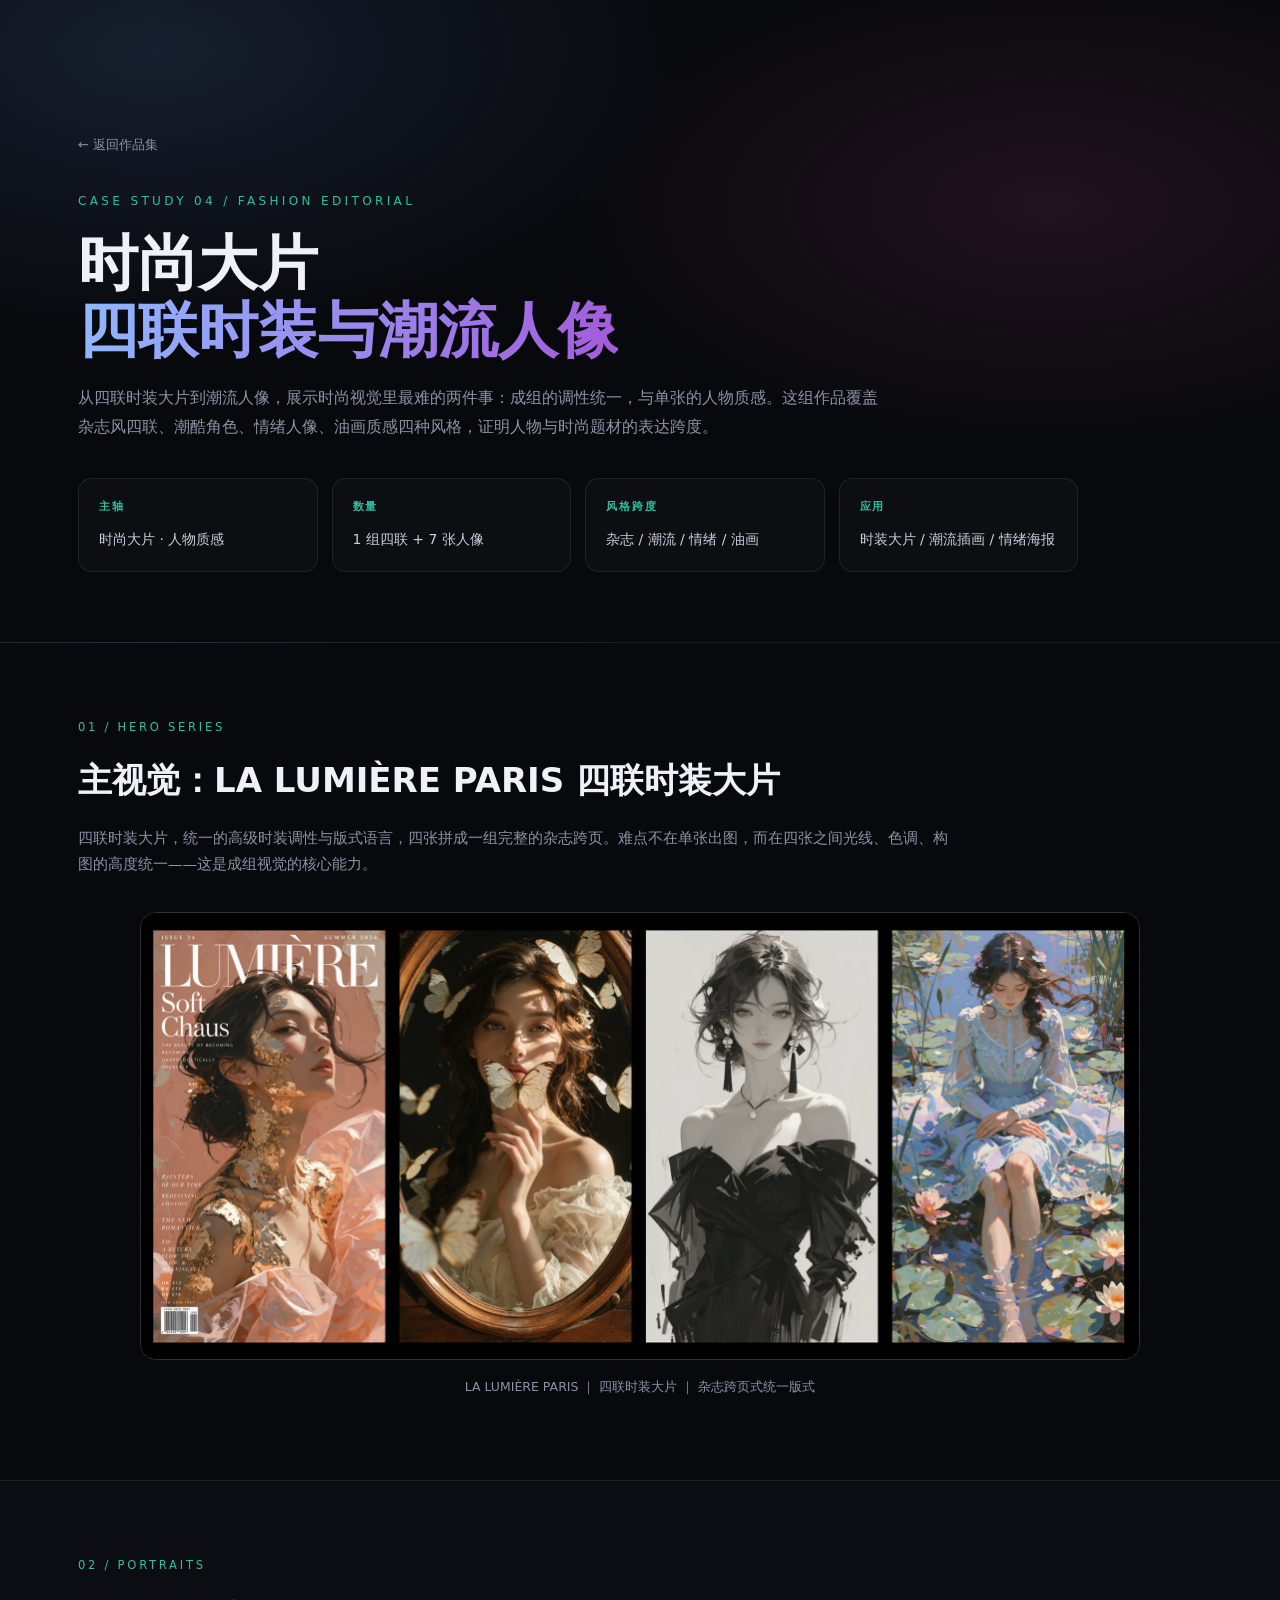
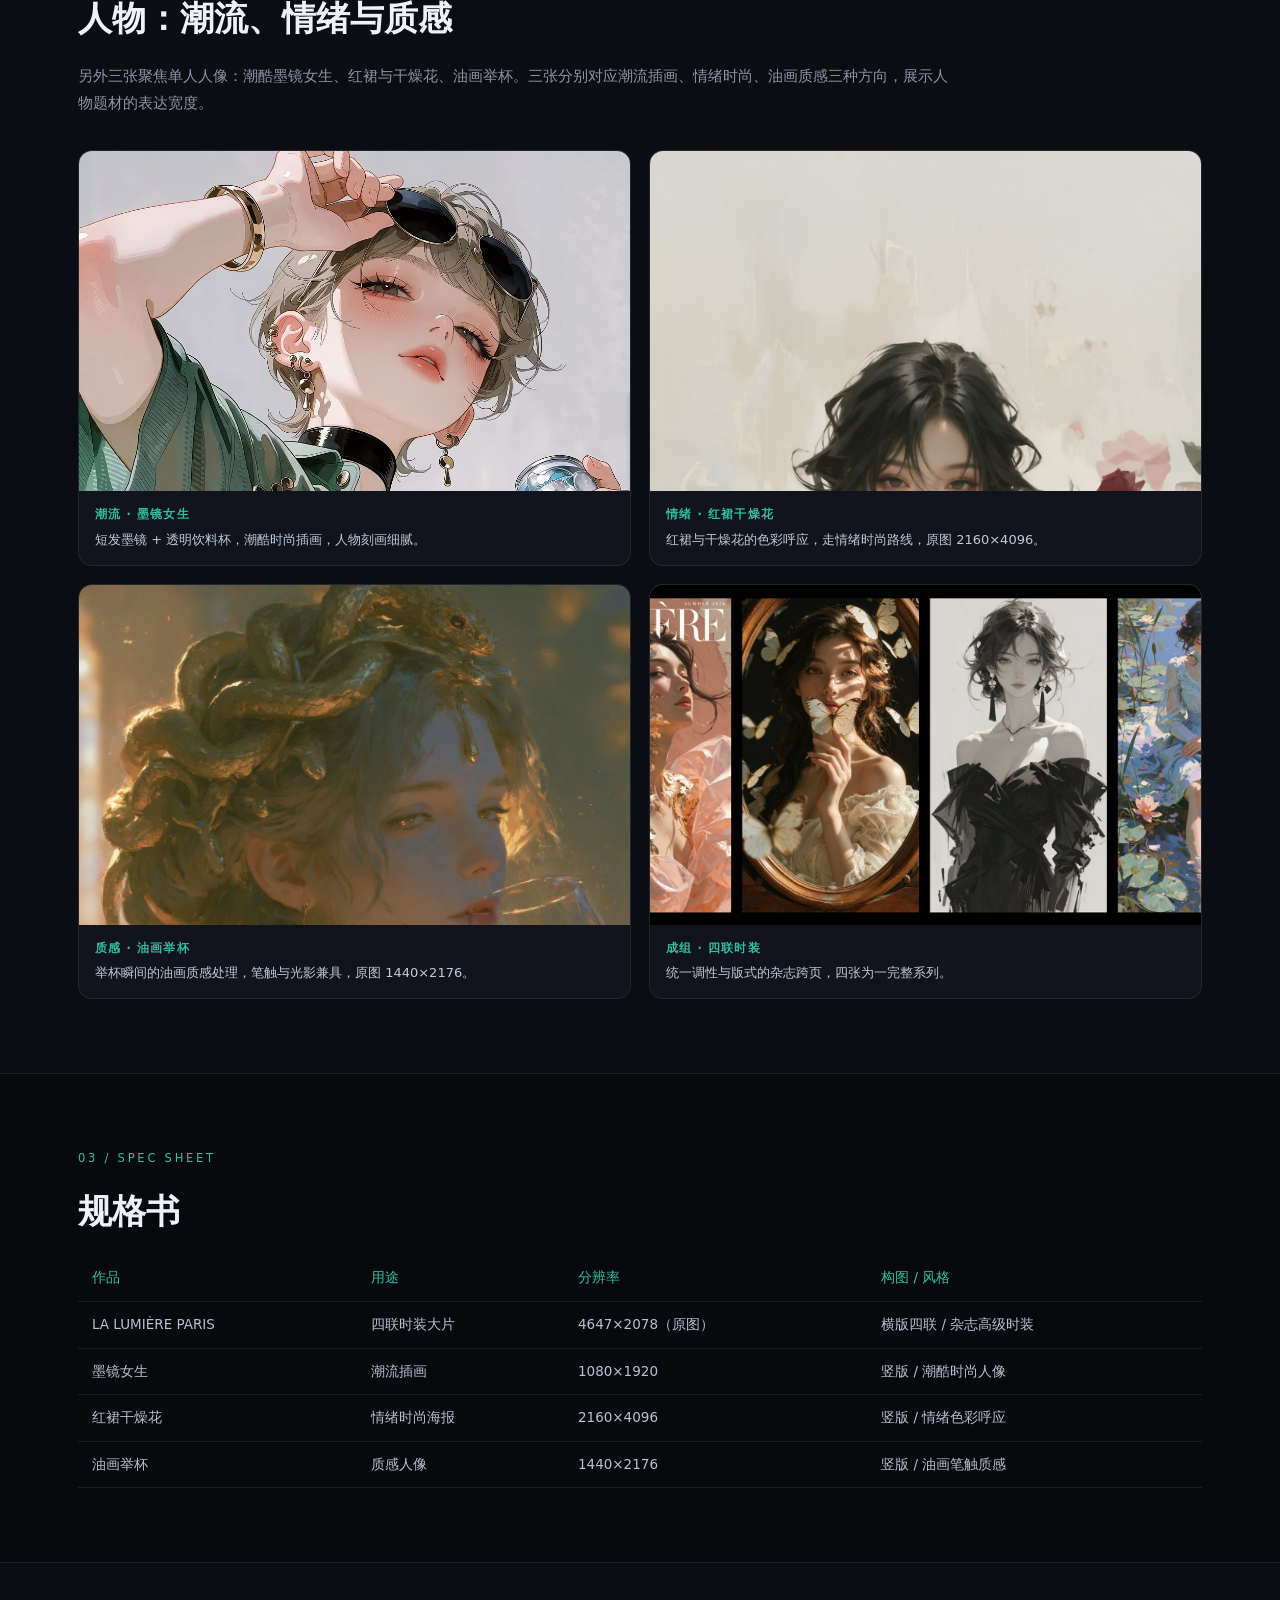
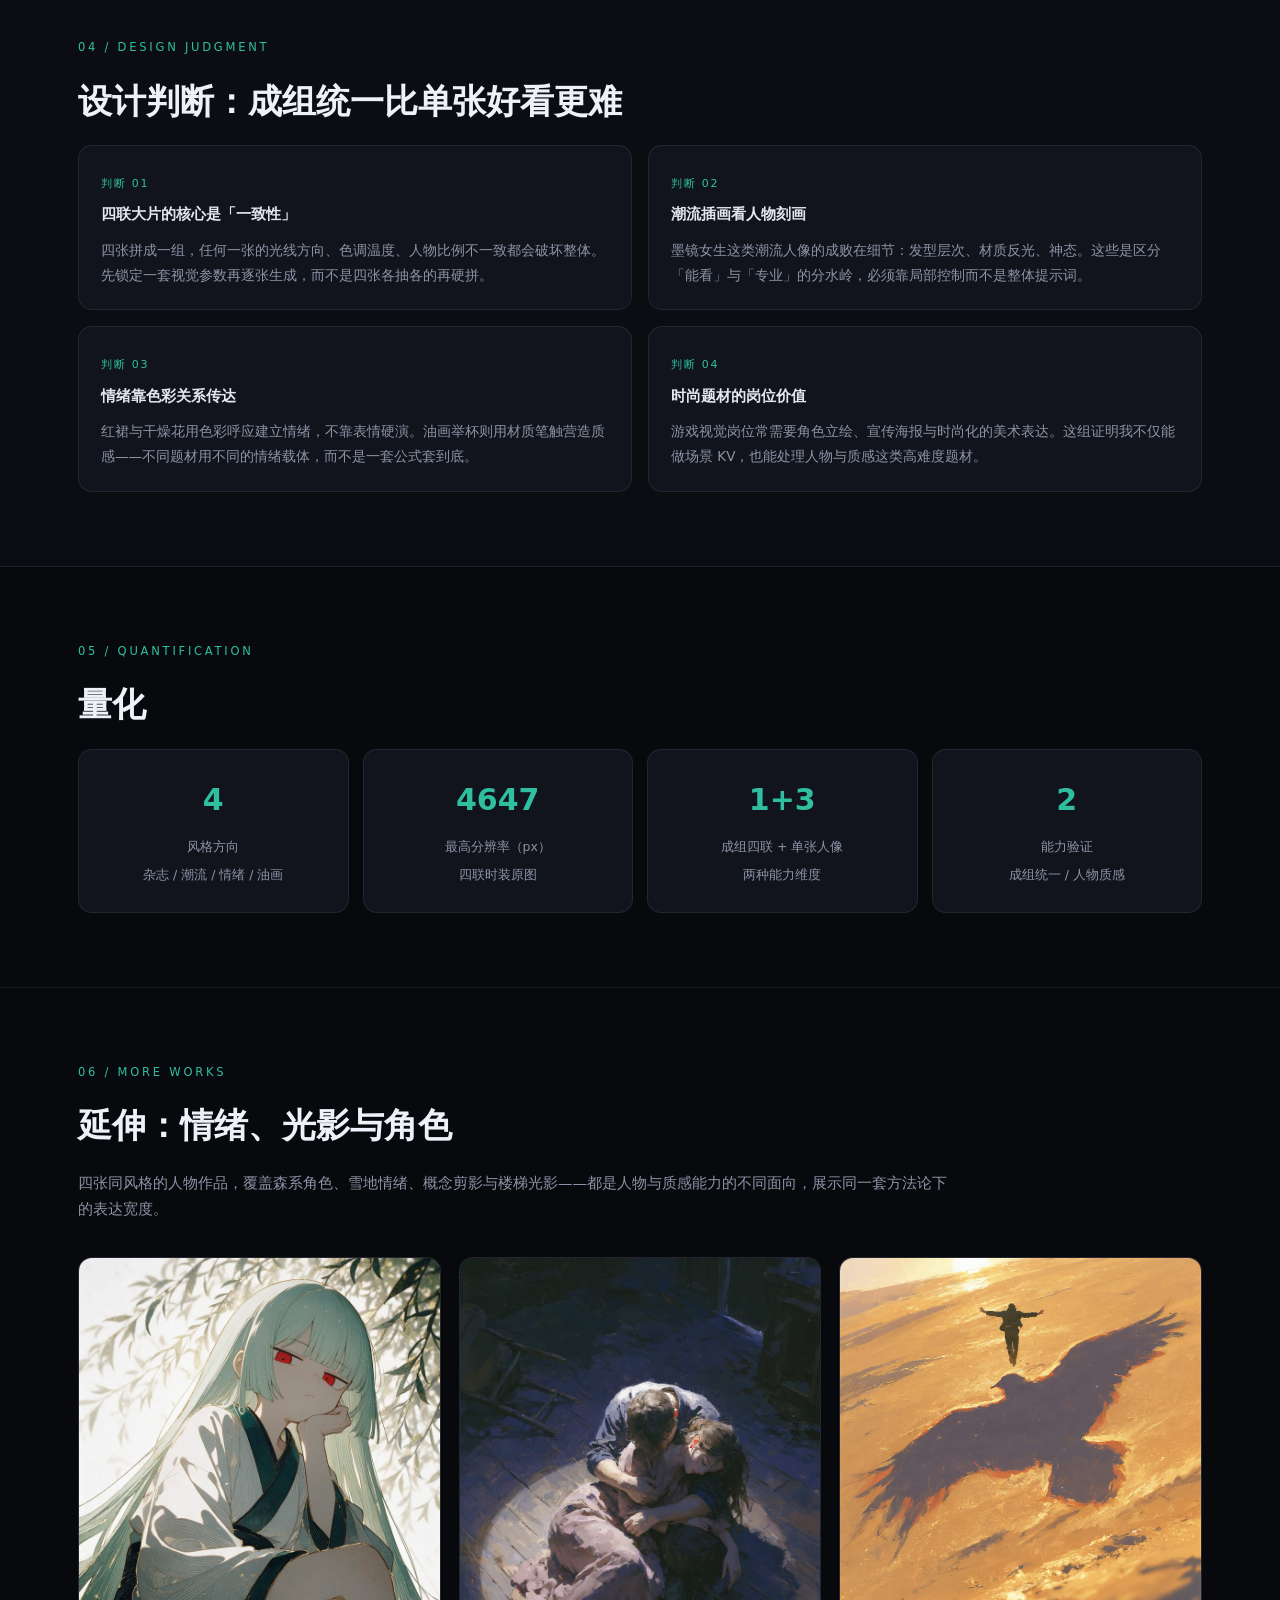
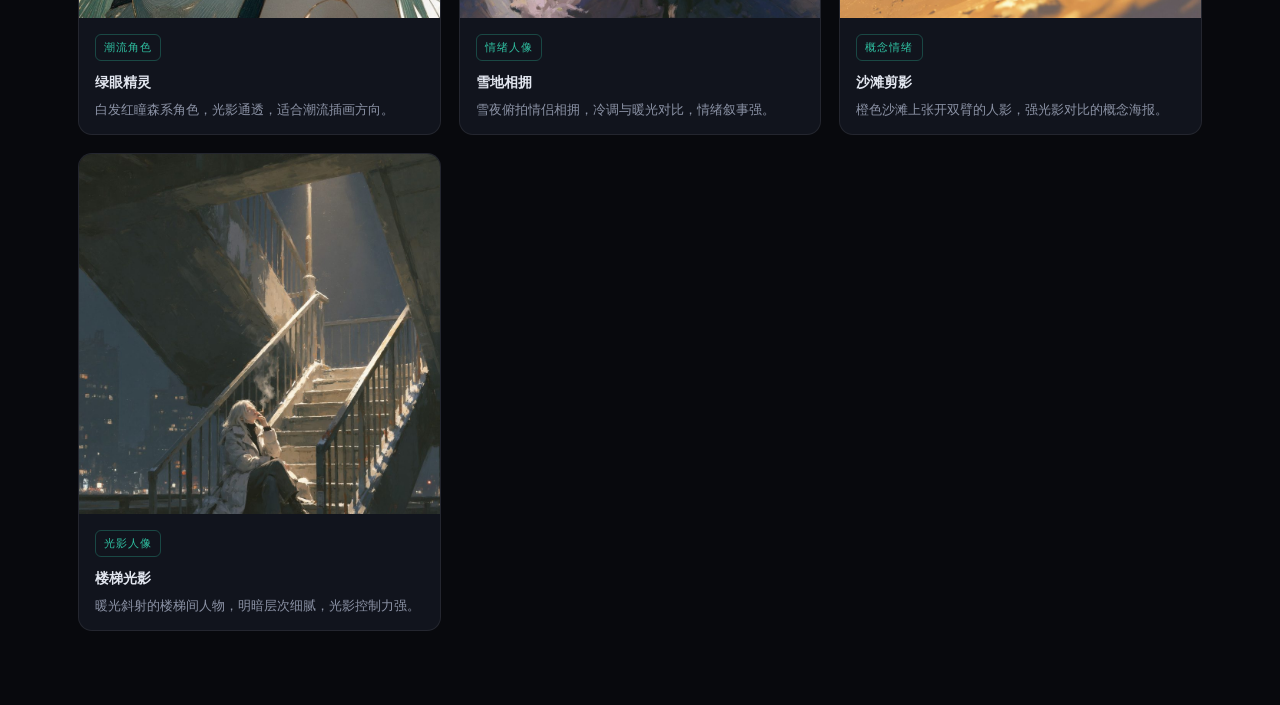
<file: case-fashion.html>
<!DOCTYPE html>
<html lang="zh-CN">
<head>
<meta charset="UTF-8">
<meta name="viewport" content="width=device-width, initial-scale=1">
<title>时尚大片作品集 · 四联时装与潮流人像 ｜ 葛雪峰 AIGC 作品集</title>
<link rel="stylesheet" href="assets/styles.css">
<style>
.f-hero{padding:130px 0 70px;background:radial-gradient(900px 480px at 12% 8%,rgba(91,141,214,.16),transparent 60%),radial-gradient(800px 400px at 82% 32%,rgba(214,91,160,.12),transparent 60%),#08090d;border-bottom:1px solid var(--line)}
.f-back{display:inline-flex;gap:8px;align-items:center;color:var(--muted);font-size:13px;text-decoration:none;margin-bottom:34px}
.f-back:hover{color:var(--text)}
.f-kick{font-size:12px;letter-spacing:.28em;color:var(--accent-3);text-transform:uppercase;margin-bottom:18px}
.f-hero h1{font-size:clamp(34px,5vw,60px);line-height:1.12;margin:0 0 20px;font-weight:800}
.f-hero h1 em{font-style:normal;background:linear-gradient(100deg,#8fb8ff,var(--accent-2));-webkit-background-clip:text;background-clip:text;color:transparent}
.f-sub{font-size:16px;color:var(--muted);max-width:800px;line-height:1.8;margin:0 0 36px}
.f-meta{display:grid;grid-template-columns:repeat(4,1fr);gap:14px;max-width:1000px}
.f-meta div{padding:18px 20px;border:1px solid var(--line);border-radius:14px;background:rgba(255,255,255,.025)}
.f-meta b{display:block;font-size:11px;letter-spacing:.18em;color:var(--accent-3);margin-bottom:9px}
.f-meta span{font-size:14px;color:#c9cfde;line-height:1.6}
.f-sec{padding:74px 0}
.f-sec.alt{background:#0b0d13;border-top:1px solid var(--line);border-bottom:1px solid var(--line)}
.f-h{font-size:11.5px;letter-spacing:.24em;color:var(--accent-3);margin-bottom:14px}
.f-sec h2{font-size:clamp(22px,3vw,34px);margin:0 0 14px}
.f-lead{color:var(--muted);font-size:14.5px;line-height:1.85;max-width:880px;margin:0 0 34px}
.hero-quad{width:100%;max-width:1000px;display:block;border:1px solid var(--line-strong);border-radius:16px;overflow:hidden;margin:0 auto 16px}
.hero-quad img{width:100%;display:block}
.hero-cap{text-align:center;color:var(--muted);font-size:12.5px;margin-bottom:8px}
.f4{display:grid;grid-template-columns:repeat(2,1fr);gap:18px}
.f4 figure{margin:0;border:1px solid var(--line);border-radius:14px;overflow:hidden;background:var(--panel)}
.f4 img{width:100%;display:block;height:340px;object-fit:cover;object-position:top center}
.f4 figcaption{padding:14px 16px;font-size:13px;color:#c2c8d8;line-height:1.6}
.f4 figcaption b{display:block;color:var(--accent-3);font-size:11.5px;letter-spacing:.1em;margin-bottom:6px}
.spec{width:100%;border-collapse:collapse;font-size:13.5px}
.spec th,.spec td{padding:12px 14px;border-bottom:1px solid var(--line);text-align:left;line-height:1.6}
.spec th{color:var(--accent-3);font-weight:500;white-space:nowrap}
.spec td{color:#b9c0d0}
.notes{display:grid;grid-template-columns:repeat(2,1fr);gap:16px}
.note{padding:22px;border:1px solid var(--line);border-radius:14px;background:var(--panel)}
.note b{display:block;color:#e2e6ef;font-size:15px;margin-bottom:10px}
.note p{color:var(--muted);font-size:13.5px;line-height:1.85;margin:0}
.note .num{display:inline-block;font-size:11px;letter-spacing:.16em;color:var(--accent-3);margin-bottom:8px}
.q{display:grid;grid-template-columns:repeat(4,1fr);gap:14px}
.q div{padding:24px 18px;text-align:center;border:1px solid var(--line);border-radius:14px;background:var(--panel)}
.q b{display:block;font-size:30px;color:var(--accent-3);margin-bottom:6px}
.q span{font-size:12.5px;color:var(--muted)}
@media(max-width:980px){.f4,.notes,.q{grid-template-columns:repeat(2,1fr)}.f-meta{grid-template-columns:repeat(2,1fr)}}
@media(max-width:720px){.f4,.notes,.q,.f-meta{grid-template-columns:1fr}.f4 img{height:280px}}

.more-sec{padding:74px 0;border-top:1px solid var(--line)}
.more-h{font-size:11.5px;letter-spacing:.24em;color:var(--accent-3);margin-bottom:14px}
.more-sec h2{font-size:clamp(22px,3vw,34px);margin:0 0 14px}
.more-lead{color:var(--muted);font-size:14.5px;line-height:1.85;max-width:880px;margin:0 0 34px}
.more-grid{display:grid;grid-template-columns:repeat(auto-fill,minmax(300px,1fr));gap:18px}
.more-card{margin:0;border:1px solid var(--line);border-radius:14px;overflow:hidden;background:var(--panel)}
.more-card img{width:100%;display:block;height:360px;object-fit:cover;object-position:top center}
.more-card-body{padding:14px 16px}
.more-card b{display:block;color:#e2e6ef;font-size:14px;margin:9px 0 6px}
.more-card .desc{font-size:12.5px;color:var(--muted);line-height:1.6}
.more-tag{display:inline-block;font-size:10.5px;letter-spacing:.1em;color:var(--accent-3);border:1px solid rgba(47,191,160,.3);border-radius:6px;padding:3px 8px}
@media(max-width:720px){.more-card img{height:300px}}
</style>
</head>
<body>
<section class="f-hero">
  <div class="container">
    <a class="f-back" href="index.html#cases">← 返回作品集</a>
    <div class="f-kick">CASE STUDY 04 / FASHION EDITORIAL</div>
    <h1>时尚大片<br><em>四联时装与潮流人像</em></h1>
    <p class="f-sub">从四联时装大片到潮流人像，展示时尚视觉里最难的两件事：成组的调性统一，与单张的人物质感。这组作品覆盖杂志风四联、潮酷角色、情绪人像、油画质感四种风格，证明人物与时尚题材的表达跨度。</p>
    <div class="f-meta">
      <div><b>主轴</b><span>时尚大片 · 人物质感</span></div>
      <div><b>数量</b><span>1 组四联 + 7 张人像</span></div>
      <div><b>风格跨度</b><span>杂志 / 潮流 / 情绪 / 油画</span></div>
      <div><b>应用</b><span>时装大片 / 潮流插画 / 情绪海报</span></div>
    </div>
  </div>
</section>

<section class="f-sec">
  <div class="container">
    <div class="f-h">01 / HERO SERIES</div>
    <h2>主视觉：LA LUMIÈRE PARIS 四联时装大片</h2>
    <p class="f-lead">四联时装大片，统一的高级时装调性与版式语言，四张拼成一组完整的杂志跨页。难点不在单张出图，而在四张之间光线、色调、构图的高度统一——这是成组视觉的核心能力。</p>
    <div class="hero-quad"><img src="assets/fashion/lumiere_quad.jpg" alt="LA LUMIÈRE PARIS 四联时尚大片"></div>
    <div class="hero-cap">LA LUMIÈRE PARIS ｜ 四联时装大片 ｜ 杂志跨页式统一版式</div>
  </div>
</section>

<section class="f-sec alt">
  <div class="container">
    <div class="f-h">02 / PORTRAITS</div>
    <h2>人物：潮流、情绪与质感</h2>
    <p class="f-lead">另外三张聚焦单人人像：潮酷墨镜女生、红裙与干燥花、油画举杯。三张分别对应潮流插画、情绪时尚、油画质感三种方向，展示人物题材的表达宽度。</p>
    <div class="f4">
      <figure><img src="assets/fashion/cool_girl_drink.jpg" alt="短发墨镜女生潮酷时尚插画"><figcaption><b>潮流 · 墨镜女生</b>短发墨镜 + 透明饮料杯，潮酷时尚插画，人物刻画细腻。</figcaption></figure>
      <figure><img src="assets/fashion/red_dress_flowers.jpg" alt="红裙干燥花时尚人像"><figcaption><b>情绪 · 红裙干燥花</b>红裙与干燥花的色彩呼应，走情绪时尚路线，原图 2160×4096。</figcaption></figure>
      <figure><img src="assets/fashion/oil_painting_toast.jpg" alt="油画举杯质感人像"><figcaption><b>质感 · 油画举杯</b>举杯瞬间的油画质感处理，笔触与光影兼具，原图 1440×2176。</figcaption></figure>
      <figure><img src="assets/fashion/lumiere_quad.jpg" alt="四联时装大片局部"><figcaption><b>成组 · 四联时装</b>统一调性与版式的杂志跨页，四张为一完整系列。</figcaption></figure>
    </div>
  </div>
</section>

<section class="f-sec">
  <div class="container">
    <div class="f-h">03 / SPEC SHEET</div>
    <h2>规格书</h2>
    <table class="spec">
      <thead><tr><th>作品</th><th>用途</th><th>分辨率</th><th>构图 / 风格</th></tr></thead>
      <tbody>
        <tr><td>LA LUMIÈRE PARIS</td><td>四联时装大片</td><td>4647×2078（原图）</td><td>横版四联 / 杂志高级时装</td></tr>
        <tr><td>墨镜女生</td><td>潮流插画</td><td>1080×1920</td><td>竖版 / 潮酷时尚人像</td></tr>
        <tr><td>红裙干燥花</td><td>情绪时尚海报</td><td>2160×4096</td><td>竖版 / 情绪色彩呼应</td></tr>
        <tr><td>油画举杯</td><td>质感人像</td><td>1440×2176</td><td>竖版 / 油画笔触质感</td></tr>
      </tbody>
    </table>
  </div>
</section>

<section class="f-sec alt">
  <div class="container">
    <div class="f-h">04 / DESIGN JUDGMENT</div>
    <h2>设计判断：成组统一比单张好看更难</h2>
    <div class="notes">
      <div class="note"><span class="num">判断 01</span><b>四联大片的核心是「一致性」</b><p>四张拼成一组，任何一张的光线方向、色调温度、人物比例不一致都会破坏整体。先锁定一套视觉参数再逐张生成，而不是四张各抽各的再硬拼。</p></div>
      <div class="note"><span class="num">判断 02</span><b>潮流插画看人物刻画</b><p>墨镜女生这类潮流人像的成败在细节：发型层次、材质反光、神态。这些是区分「能看」与「专业」的分水岭，必须靠局部控制而不是整体提示词。</p></div>
      <div class="note"><span class="num">判断 03</span><b>情绪靠色彩关系传达</b><p>红裙与干燥花用色彩呼应建立情绪，不靠表情硬演。油画举杯则用材质笔触营造质感——不同题材用不同的情绪载体，而不是一套公式套到底。</p></div>
      <div class="note"><span class="num">判断 04</span><b>时尚题材的岗位价值</b><p>游戏视觉岗位常需要角色立绘、宣传海报与时尚化的美术表达。这组证明我不仅能做场景 KV，也能处理人物与质感这类高难度题材。</p></div>
    </div>
  </div>
</section>

<section class="f-sec">
  <div class="container">
    <div class="f-h">05 / QUANTIFICATION</div>
    <h2>量化</h2>
    <div class="q">
      <div><b>4</b><span>风格方向<br>杂志 / 潮流 / 情绪 / 油画</span></div>
      <div><b>4647</b><span>最高分辨率（px）<br>四联时装原图</span></div>
      <div><b>1+3</b><span>成组四联 + 单张人像<br>两种能力维度</span></div>
      <div><b>2</b><span>能力验证<br>成组统一 / 人物质感</span></div>
    </div>
  </div>
</section>

<section class="more-sec">
  <div class="container">
    <div class="more-h">06 / MORE WORKS</div>
    <h2>延伸：情绪、光影与角色</h2>
    <p class="more-lead">四张同风格的人物作品，覆盖森系角色、雪地情绪、概念剪影与楼梯光影——都是人物与质感能力的不同面向，展示同一套方法论下的表达宽度。</p>
    <div class="more-grid">
      <figure class="more-card"><img src="assets/fashion/green_eye_elf.jpg" alt="绿眼白发精灵人像"><div class="more-card-body"><span class="more-tag">潮流角色</span><b>绿眼精灵</b><div class="desc">白发红瞳森系角色，光影通透，适合潮流插画方向。</div></div></figure>
      <figure class="more-card"><img src="assets/fashion/snow_couple.jpg" alt="雪地情侣相拥"><div class="more-card-body"><span class="more-tag">情绪人像</span><b>雪地相拥</b><div class="desc">雪夜俯拍情侣相拥，冷调与暖光对比，情绪叙事强。</div></div></figure>
      <figure class="more-card"><img src="assets/fashion/beach_silhouette.jpg" alt="沙滩剪影概念海报"><div class="more-card-body"><span class="more-tag">概念情绪</span><b>沙滩剪影</b><div class="desc">橙色沙滩上张开双臂的人影，强光影对比的概念海报。</div></div></figure>
      <figure class="more-card"><img src="assets/fashion/staircase_light.jpg" alt="楼梯光影人像"><div class="more-card-body"><span class="more-tag">光影人像</span><b>楼梯光影</b><div class="desc">暖光斜射的楼梯间人物，明暗层次细腻，光影控制力强。</div></div></figure>
    </div>
  </div>
</section>
</body>
</html>
</file>
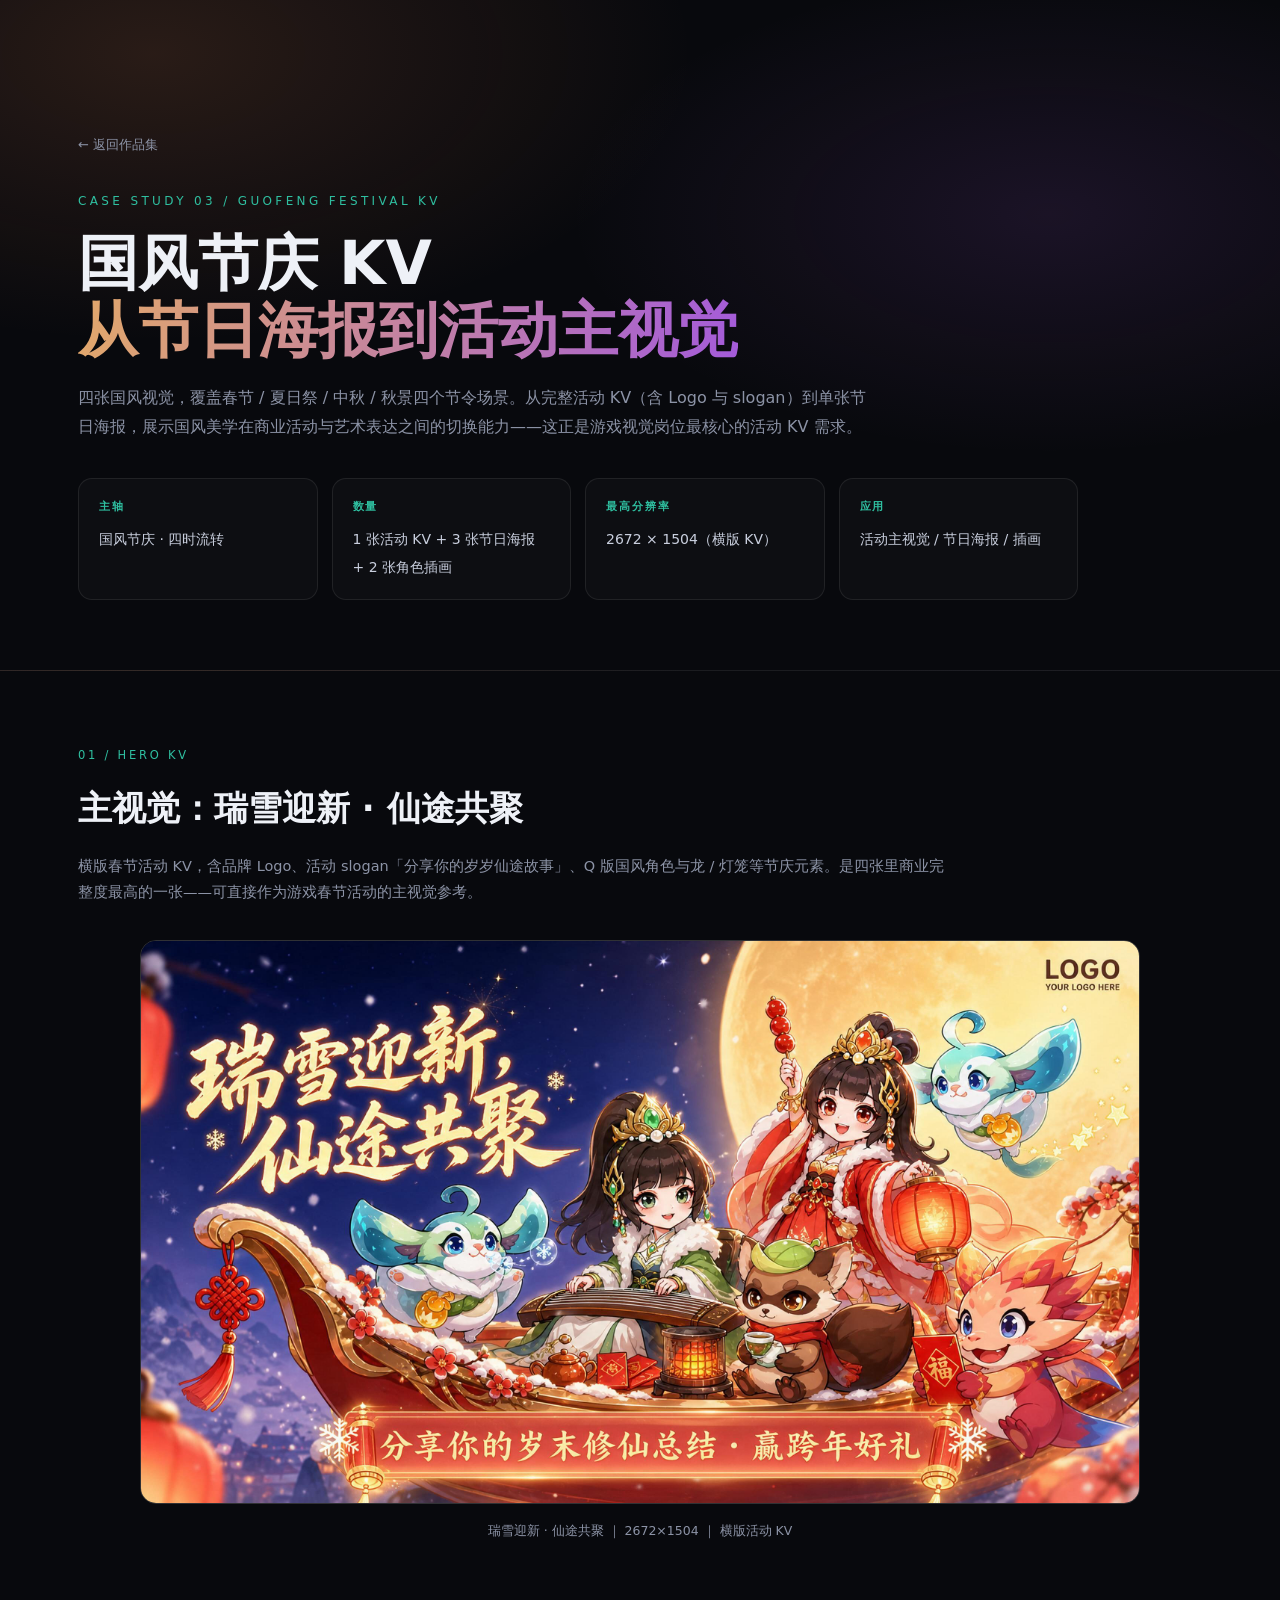
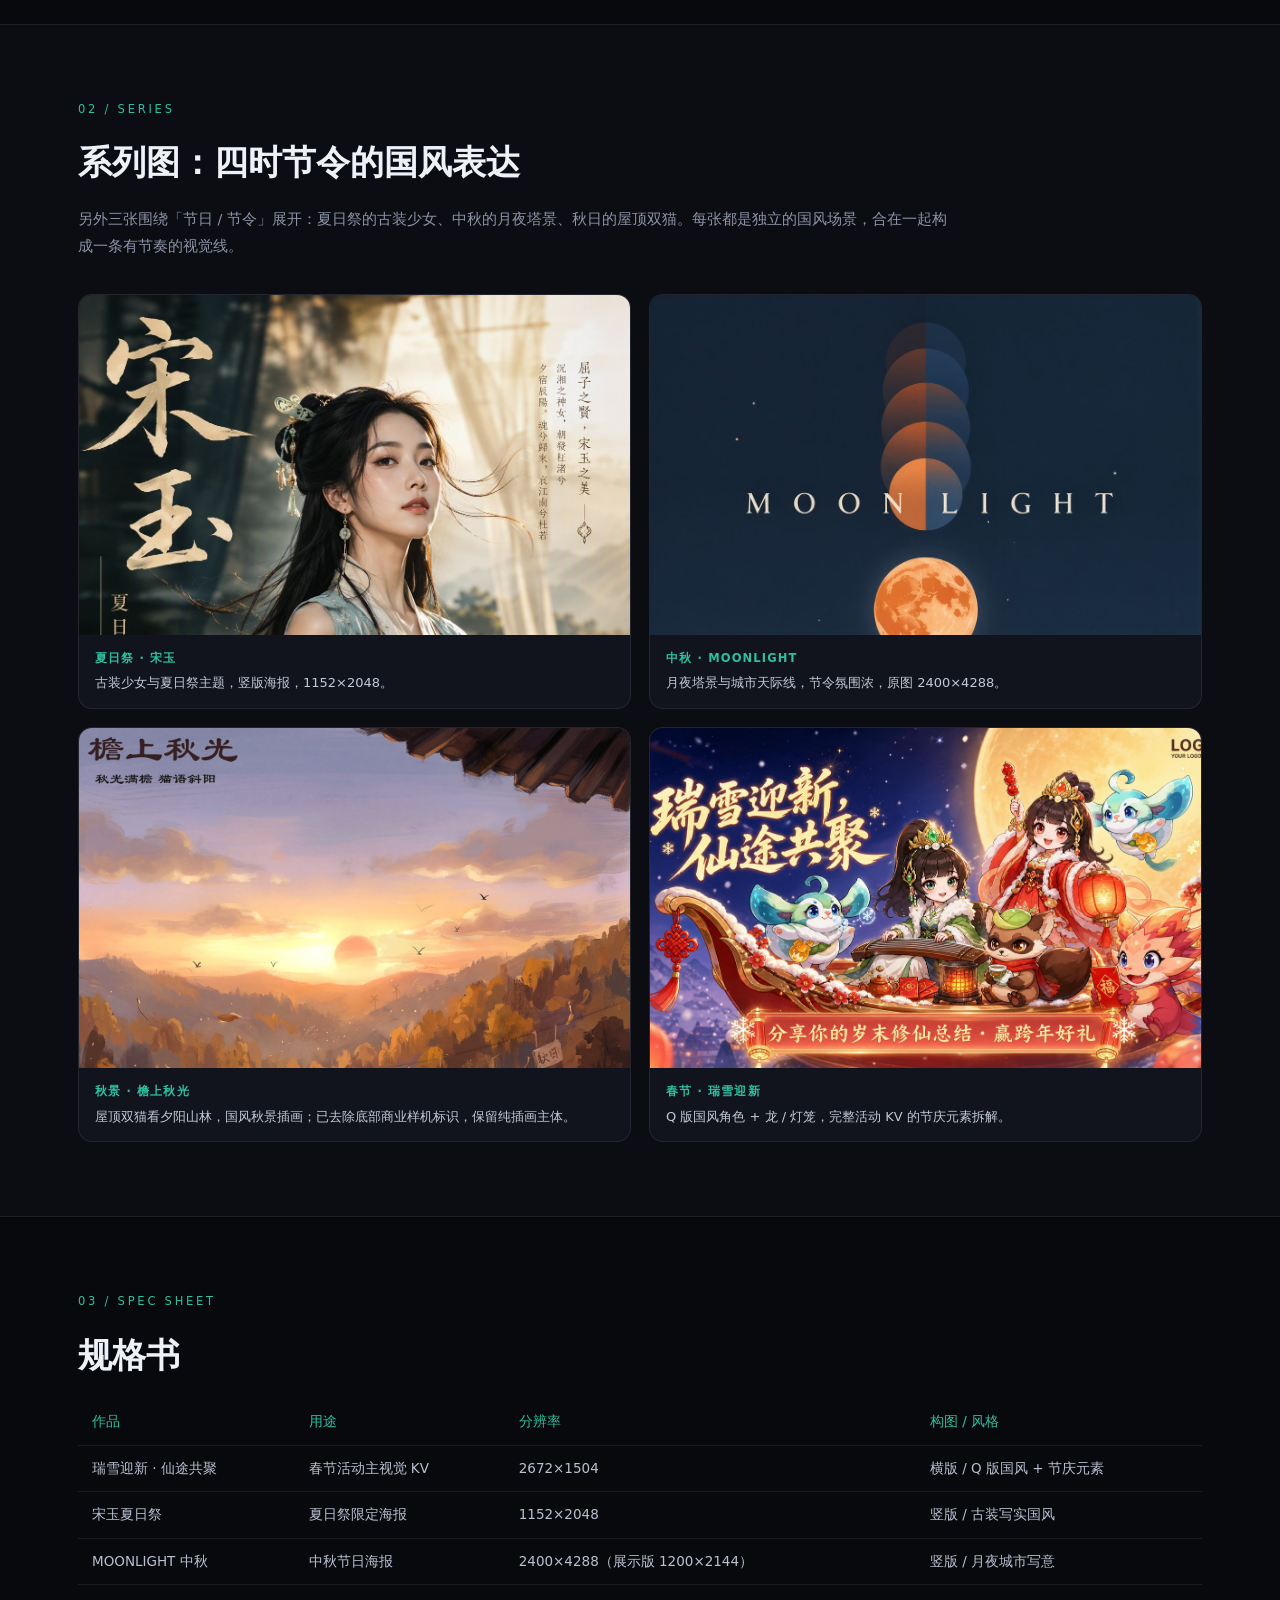
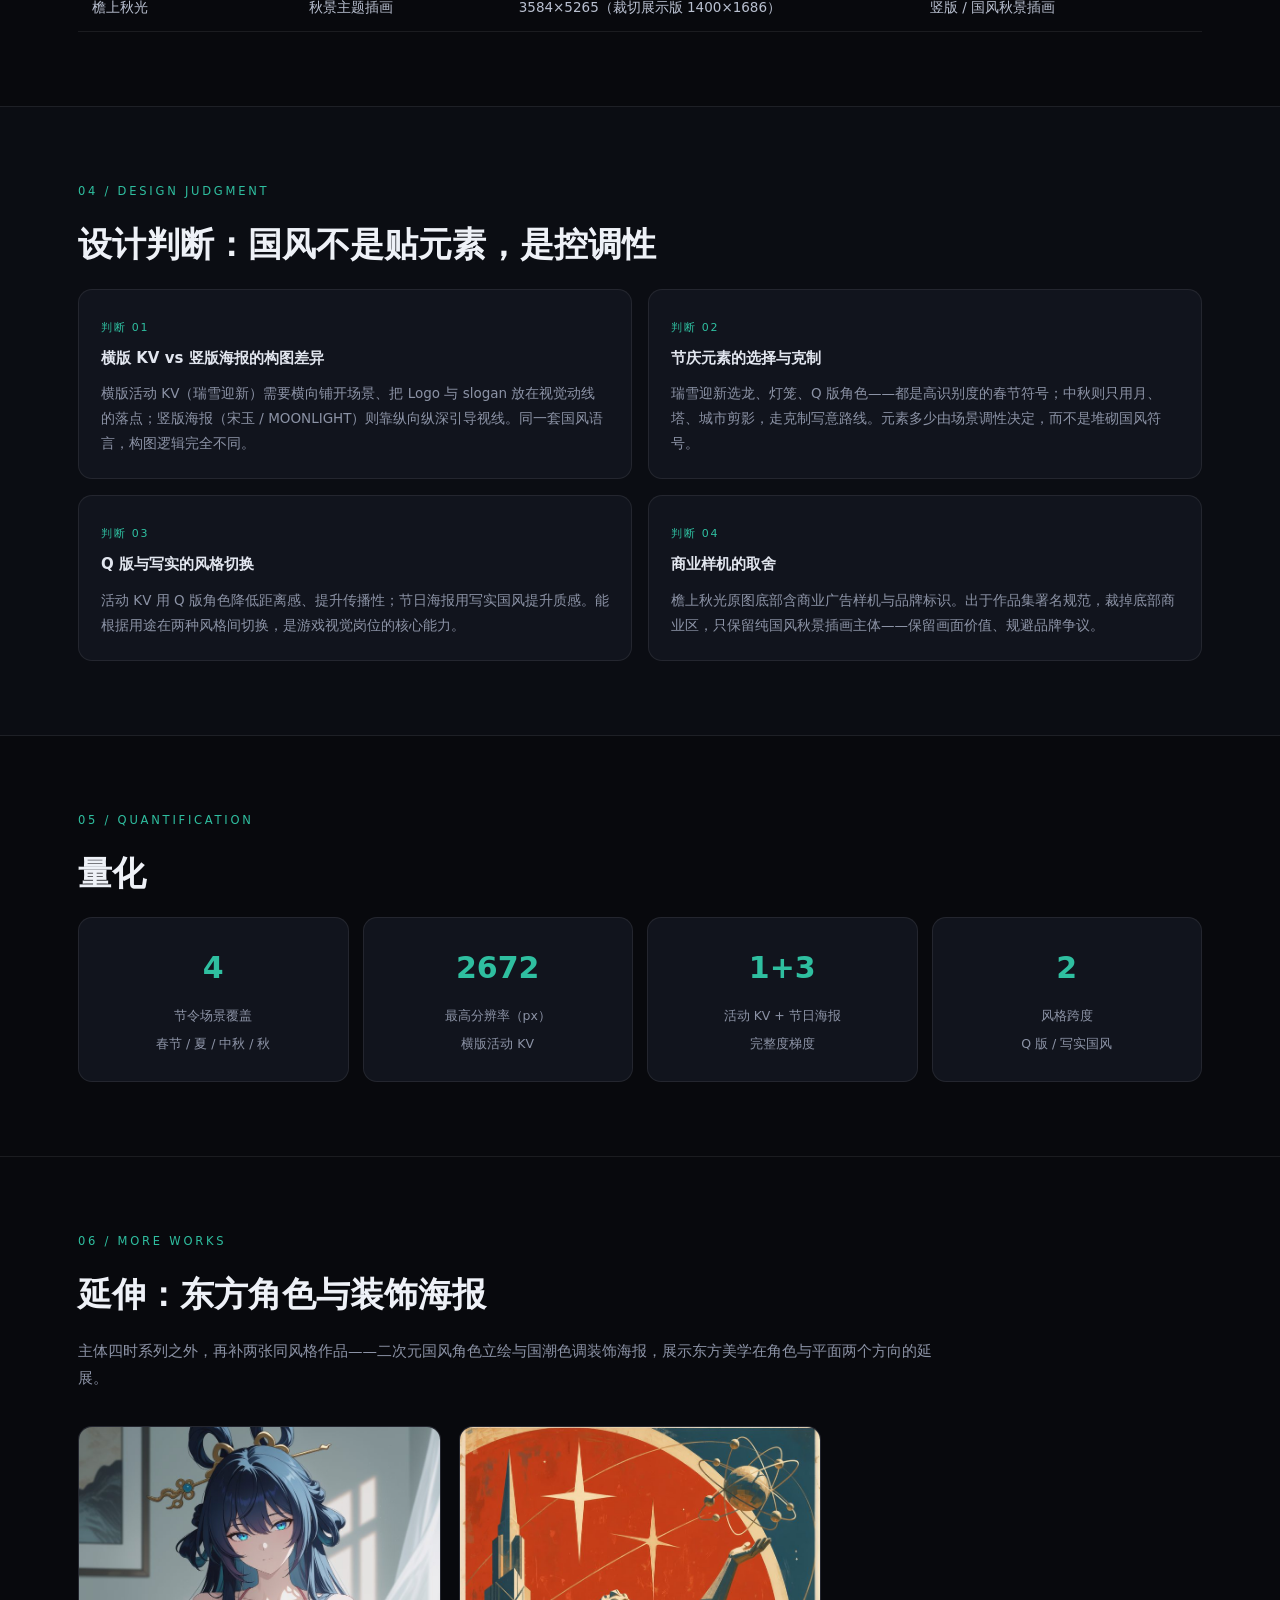
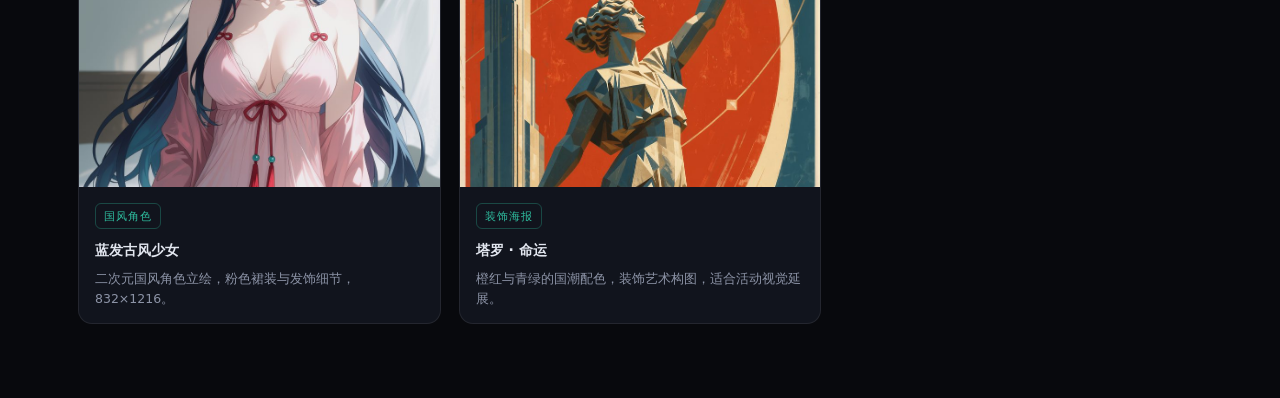
<file: case-guofeng.html>
<!DOCTYPE html>
<html lang="zh-CN">
<head>
<meta charset="UTF-8">
<meta name="viewport" content="width=device-width, initial-scale=1">
<title>国风节庆 KV 作品集 · 瑞雪迎新到檐上秋光 ｜ 葛雪峰 AIGC 作品集</title>
<link rel="stylesheet" href="assets/styles.css">
<style>
.g-hero{padding:130px 0 70px;background:radial-gradient(900px 480px at 12% 8%,rgba(214,122,74,.16),transparent 60%),radial-gradient(800px 400px at 82% 32%,rgba(164,91,218,.12),transparent 60%),#08090d;border-bottom:1px solid var(--line)}
.g-back{display:inline-flex;gap:8px;align-items:center;color:var(--muted);font-size:13px;text-decoration:none;margin-bottom:34px}
.g-back:hover{color:var(--text)}
.g-kick{font-size:12px;letter-spacing:.28em;color:var(--accent-3);text-transform:uppercase;margin-bottom:18px}
.g-hero h1{font-size:clamp(34px,5vw,60px);line-height:1.12;margin:0 0 20px;font-weight:800}
.g-hero h1 em{font-style:normal;background:linear-gradient(100deg,#e2a86b,var(--accent-2));-webkit-background-clip:text;background-clip:text;color:transparent}
.g-sub{font-size:16px;color:var(--muted);max-width:800px;line-height:1.8;margin:0 0 36px}
.g-meta{display:grid;grid-template-columns:repeat(4,1fr);gap:14px;max-width:1000px}
.g-meta div{padding:18px 20px;border:1px solid var(--line);border-radius:14px;background:rgba(255,255,255,.025)}
.g-meta b{display:block;font-size:11px;letter-spacing:.18em;color:var(--accent-3);margin-bottom:9px}
.g-meta span{font-size:14px;color:#c9cfde;line-height:1.6}
.g-sec{padding:74px 0}
.g-sec.alt{background:#0b0d13;border-top:1px solid var(--line);border-bottom:1px solid var(--line)}
.g-h{font-size:11.5px;letter-spacing:.24em;color:var(--accent-3);margin-bottom:14px}
.g-sec h2{font-size:clamp(22px,3vw,34px);margin:0 0 14px}
.g-lead{color:var(--muted);font-size:14.5px;line-height:1.85;max-width:880px;margin:0 0 34px}
.hero-kv{width:100%;max-width:1000px;display:block;border:1px solid var(--line-strong);border-radius:16px;overflow:hidden;margin:0 auto 16px}
.hero-kv img{width:100%;display:block}
.hero-cap{text-align:center;color:var(--muted);font-size:12.5px;margin-bottom:8px}
.g4{display:grid;grid-template-columns:repeat(2,1fr);gap:18px}
.g4 figure{margin:0;border:1px solid var(--line);border-radius:14px;overflow:hidden;background:var(--panel)}
.g4 img{width:100%;display:block;height:340px;object-fit:cover;object-position:top center}
.g4 figcaption{padding:14px 16px;font-size:13px;color:#c2c8d8;line-height:1.6}
.g4 figcaption b{display:block;color:var(--accent-3);font-size:11.5px;letter-spacing:.1em;margin-bottom:6px}
.spec{width:100%;border-collapse:collapse;font-size:13.5px}
.spec th,.spec td{padding:12px 14px;border-bottom:1px solid var(--line);text-align:left;line-height:1.6}
.spec th{color:var(--accent-3);font-weight:500;white-space:nowrap}
.spec td{color:#b9c0d0}
.notes{display:grid;grid-template-columns:repeat(2,1fr);gap:16px}
.note{padding:22px;border:1px solid var(--line);border-radius:14px;background:var(--panel)}
.note b{display:block;color:#e2e6ef;font-size:15px;margin-bottom:10px}
.note p{color:var(--muted);font-size:13.5px;line-height:1.85;margin:0}
.note .num{display:inline-block;font-size:11px;letter-spacing:.16em;color:var(--accent-3);margin-bottom:8px}
.q{display:grid;grid-template-columns:repeat(4,1fr);gap:14px}
.q div{padding:24px 18px;text-align:center;border:1px solid var(--line);border-radius:14px;background:var(--panel)}
.q b{display:block;font-size:30px;color:var(--accent-3);margin-bottom:6px}
.q span{font-size:12.5px;color:var(--muted)}
@media(max-width:980px){.g4,.notes,.q{grid-template-columns:repeat(2,1fr)}.g-meta{grid-template-columns:repeat(2,1fr)}}
@media(max-width:720px){.g4,.notes,.q,.g-meta{grid-template-columns:1fr}.g4 img{height:280px}}

.more-sec{padding:74px 0;border-top:1px solid var(--line)}
.more-h{font-size:11.5px;letter-spacing:.24em;color:var(--accent-3);margin-bottom:14px}
.more-sec h2{font-size:clamp(22px,3vw,34px);margin:0 0 14px}
.more-lead{color:var(--muted);font-size:14.5px;line-height:1.85;max-width:880px;margin:0 0 34px}
.more-grid{display:grid;grid-template-columns:repeat(auto-fill,minmax(300px,1fr));gap:18px}
.more-card{margin:0;border:1px solid var(--line);border-radius:14px;overflow:hidden;background:var(--panel)}
.more-card img{width:100%;display:block;height:360px;object-fit:cover;object-position:top center}
.more-card-body{padding:14px 16px}
.more-card b{display:block;color:#e2e6ef;font-size:14px;margin:9px 0 6px}
.more-card .desc{font-size:12.5px;color:var(--muted);line-height:1.6}
.more-tag{display:inline-block;font-size:10.5px;letter-spacing:.1em;color:var(--accent-3);border:1px solid rgba(47,191,160,.3);border-radius:6px;padding:3px 8px}
@media(max-width:720px){.more-card img{height:300px}}
</style>
</head>
<body>
<section class="g-hero">
  <div class="container">
    <a class="g-back" href="index.html#cases">← 返回作品集</a>
    <div class="g-kick">CASE STUDY 03 / GUOFENG FESTIVAL KV</div>
    <h1>国风节庆 KV<br><em>从节日海报到活动主视觉</em></h1>
    <p class="g-sub">四张国风视觉，覆盖春节 / 夏日祭 / 中秋 / 秋景四个节令场景。从完整活动 KV（含 Logo 与 slogan）到单张节日海报，展示国风美学在商业活动与艺术表达之间的切换能力——这正是游戏视觉岗位最核心的活动 KV 需求。</p>
    <div class="g-meta">
      <div><b>主轴</b><span>国风节庆 · 四时流转</span></div>
      <div><b>数量</b><span>1 张活动 KV + 3 张节日海报 + 2 张角色插画</span></div>
      <div><b>最高分辨率</b><span>2672 × 1504（横版 KV）</span></div>
      <div><b>应用</b><span>活动主视觉 / 节日海报 / 插画</span></div>
    </div>
  </div>
</section>

<section class="g-sec">
  <div class="container">
    <div class="g-h">01 / HERO KV</div>
    <h2>主视觉：瑞雪迎新 · 仙途共聚</h2>
    <p class="g-lead">横版春节活动 KV，含品牌 Logo、活动 slogan「分享你的岁岁仙途故事」、Q 版国风角色与龙 / 灯笼等节庆元素。是四张里商业完整度最高的一张——可直接作为游戏春节活动的主视觉参考。</p>
    <div class="hero-kv"><img src="assets/guofeng/ruixue_kv.jpg" alt="瑞雪迎新仙途共聚活动 KV"></div>
    <div class="hero-cap">瑞雪迎新 · 仙途共聚 ｜ 2672×1504 ｜ 横版活动 KV</div>
  </div>
</section>

<section class="g-sec alt">
  <div class="container">
    <div class="g-h">02 / SERIES</div>
    <h2>系列图：四时节令的国风表达</h2>
    <p class="g-lead">另外三张围绕「节日 / 节令」展开：夏日祭的古装少女、中秋的月夜塔景、秋日的屋顶双猫。每张都是独立的国风场景，合在一起构成一条有节奏的视觉线。</p>
    <div class="g4">
      <figure><img src="assets/guofeng/songyu_summer.jpg" alt="宋玉夏日祭限定海报"><figcaption><b>夏日祭 · 宋玉</b>古装少女与夏日祭主题，竖版海报，1152×2048。</figcaption></figure>
      <figure><img src="assets/guofeng/moonlight_midautumn.jpg" alt="MOONLIGHT 中秋夜景"><figcaption><b>中秋 · MOONLIGHT</b>月夜塔景与城市天际线，节令氛围浓，原图 2400×4288。</figcaption></figure>
      <figure><img src="assets/guofeng/autumn_roof_cats.jpg" alt="檐上秋光国风秋景双猫"><figcaption><b>秋景 · 檐上秋光</b>屋顶双猫看夕阳山林，国风秋景插画；已去除底部商业样机标识，保留纯插画主体。</figcaption></figure>
      <figure><img src="assets/guofeng/ruixue_kv.jpg" alt="瑞雪迎新 KV 局部"><figcaption><b>春节 · 瑞雪迎新</b>Q 版国风角色 + 龙 / 灯笼，完整活动 KV 的节庆元素拆解。</figcaption></figure>
    </div>
  </div>
</section>

<section class="g-sec">
  <div class="container">
    <div class="g-h">03 / SPEC SHEET</div>
    <h2>规格书</h2>
    <table class="spec">
      <thead><tr><th>作品</th><th>用途</th><th>分辨率</th><th>构图 / 风格</th></tr></thead>
      <tbody>
        <tr><td>瑞雪迎新 · 仙途共聚</td><td>春节活动主视觉 KV</td><td>2672×1504</td><td>横版 / Q 版国风 + 节庆元素</td></tr>
        <tr><td>宋玉夏日祭</td><td>夏日祭限定海报</td><td>1152×2048</td><td>竖版 / 古装写实国风</td></tr>
        <tr><td>MOONLIGHT 中秋</td><td>中秋节日海报</td><td>2400×4288（展示版 1200×2144）</td><td>竖版 / 月夜城市写意</td></tr>
        <tr><td>檐上秋光</td><td>秋景主题插画</td><td>3584×5265（裁切展示版 1400×1686）</td><td>竖版 / 国风秋景插画</td></tr>
      </tbody>
    </table>
  </div>
</section>

<section class="g-sec alt">
  <div class="container">
    <div class="g-h">04 / DESIGN JUDGMENT</div>
    <h2>设计判断：国风不是贴元素，是控调性</h2>
    <div class="notes">
      <div class="note"><span class="num">判断 01</span><b>横版 KV vs 竖版海报的构图差异</b><p>横版活动 KV（瑞雪迎新）需要横向铺开场景、把 Logo 与 slogan 放在视觉动线的落点；竖版海报（宋玉 / MOONLIGHT）则靠纵向纵深引导视线。同一套国风语言，构图逻辑完全不同。</p></div>
      <div class="note"><span class="num">判断 02</span><b>节庆元素的选择与克制</b><p>瑞雪迎新选龙、灯笼、Q 版角色——都是高识别度的春节符号；中秋则只用月、塔、城市剪影，走克制写意路线。元素多少由场景调性决定，而不是堆砌国风符号。</p></div>
      <div class="note"><span class="num">判断 03</span><b>Q 版与写实的风格切换</b><p>活动 KV 用 Q 版角色降低距离感、提升传播性；节日海报用写实国风提升质感。能根据用途在两种风格间切换，是游戏视觉岗位的核心能力。</p></div>
      <div class="note"><span class="num">判断 04</span><b>商业样机的取舍</b><p>檐上秋光原图底部含商业广告样机与品牌标识。出于作品集署名规范，裁掉底部商业区，只保留纯国风秋景插画主体——保留画面价值、规避品牌争议。</p></div>
    </div>
  </div>
</section>

<section class="g-sec">
  <div class="container">
    <div class="g-h">05 / QUANTIFICATION</div>
    <h2>量化</h2>
    <div class="q">
      <div><b>4</b><span>节令场景覆盖<br>春节 / 夏 / 中秋 / 秋</span></div>
      <div><b>2672</b><span>最高分辨率（px）<br>横版活动 KV</span></div>
      <div><b>1+3</b><span>活动 KV + 节日海报<br>完整度梯度</span></div>
      <div><b>2</b><span>风格跨度<br>Q 版 / 写实国风</span></div>
    </div>
  </div>
</section>

<section class="more-sec">
  <div class="container">
    <div class="more-h">06 / MORE WORKS</div>
    <h2>延伸：东方角色与装饰海报</h2>
    <p class="more-lead">主体四时系列之外，再补两张同风格作品——二次元国风角色立绘与国潮色调装饰海报，展示东方美学在角色与平面两个方向的延展。</p>
    <div class="more-grid">
      <figure class="more-card"><img src="assets/guofeng/anime_guofeng.jpg" alt="蓝发古风少女角色立绘"><div class="more-card-body"><span class="more-tag">国风角色</span><b>蓝发古风少女</b><div class="desc">二次元国风角色立绘，粉色裙装与发饰细节，832×1216。</div></div></figure>
      <figure class="more-card"><img src="assets/guofeng/tarot_deco.jpg" alt="橙红塔罗风装饰海报"><div class="more-card-body"><span class="more-tag">装饰海报</span><b>塔罗 · 命运</b><div class="desc">橙红与青绿的国潮配色，装饰艺术构图，适合活动视觉延展。</div></div></figure>
    </div>
  </div>
</section>
</body>
</html>
</file>
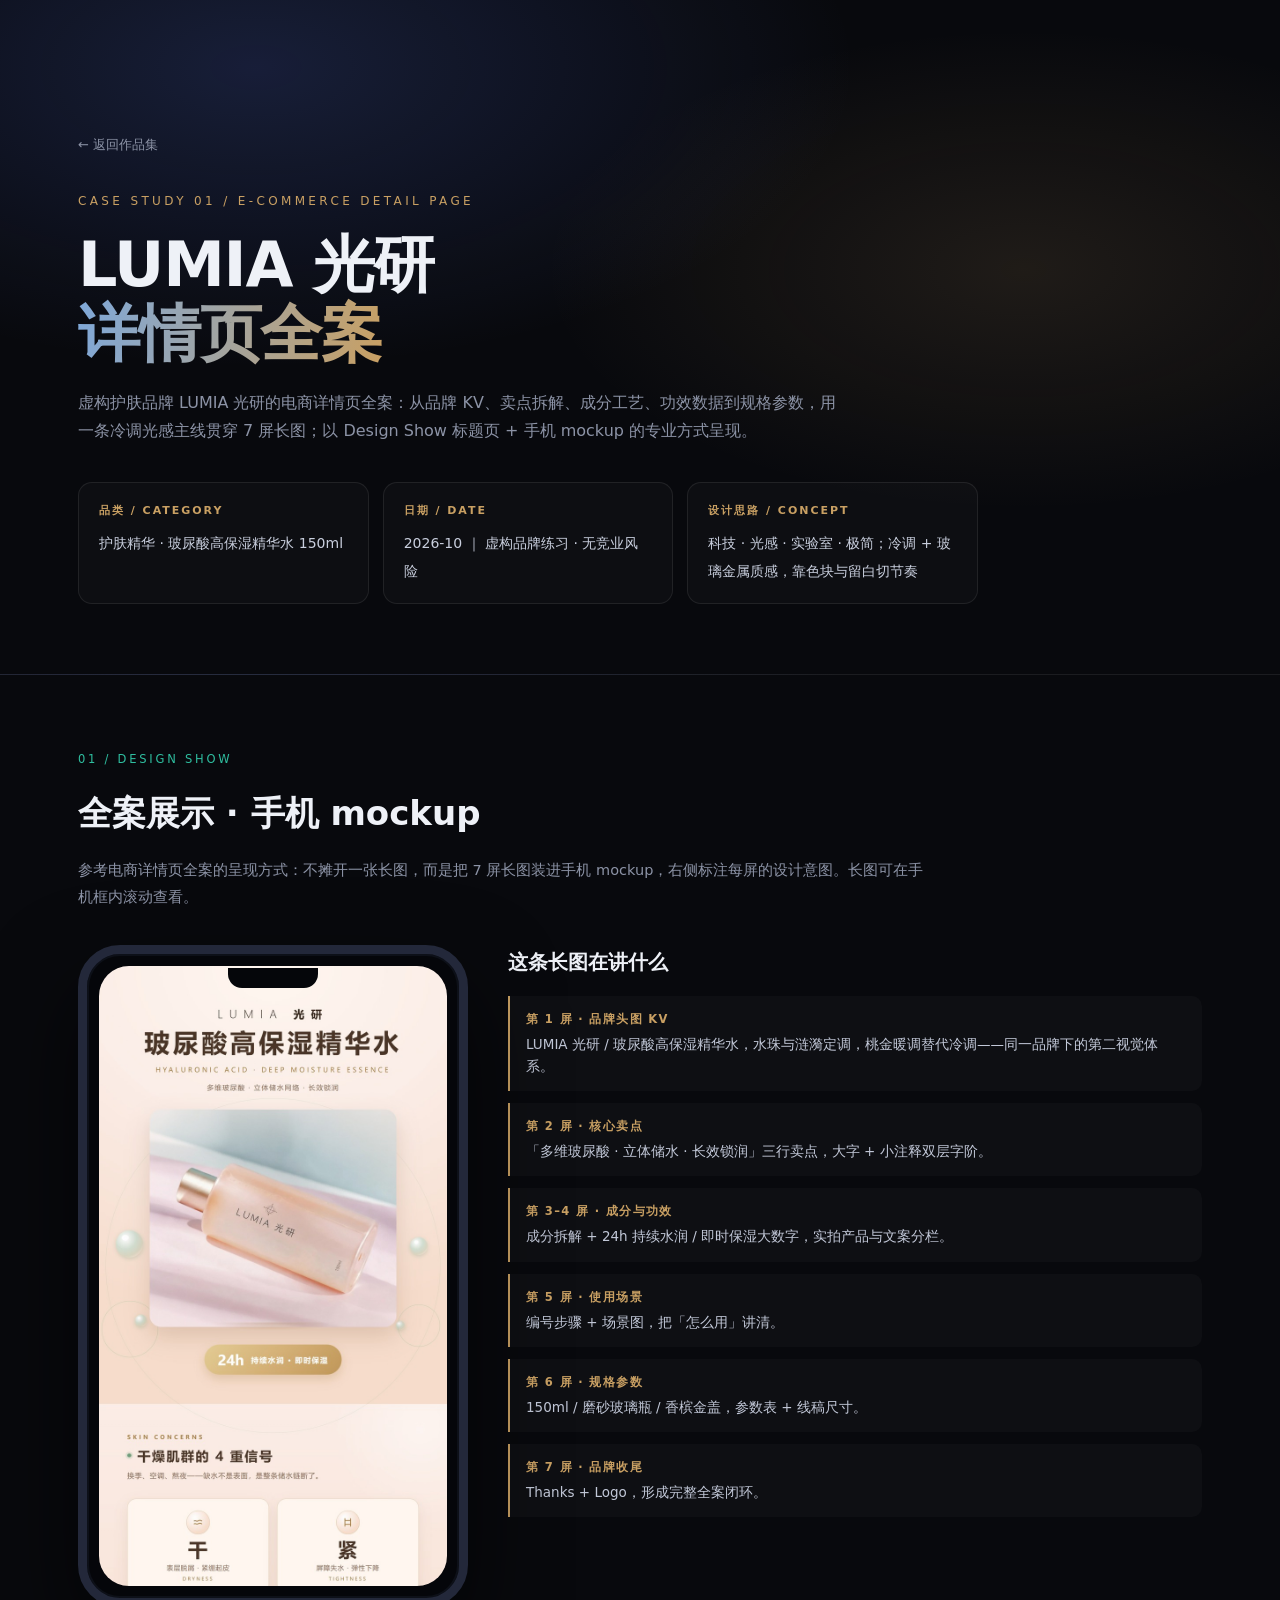
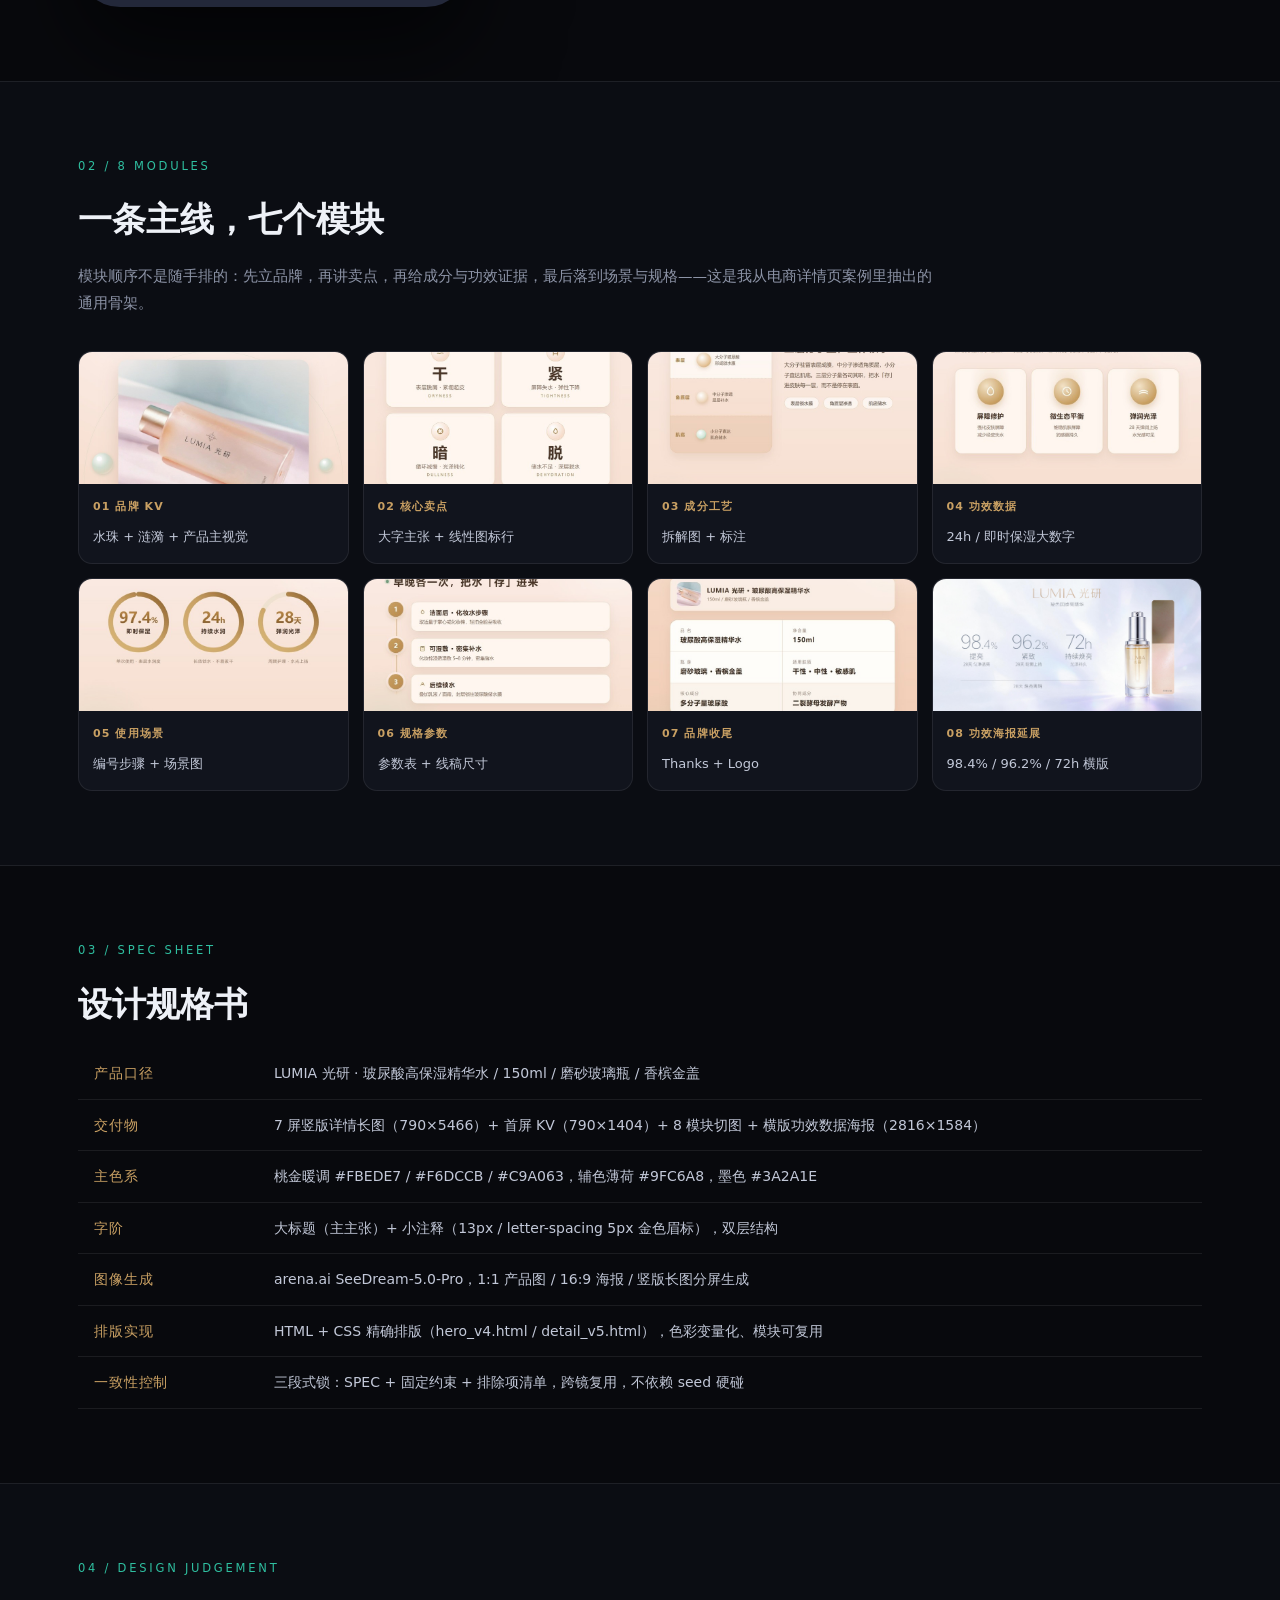
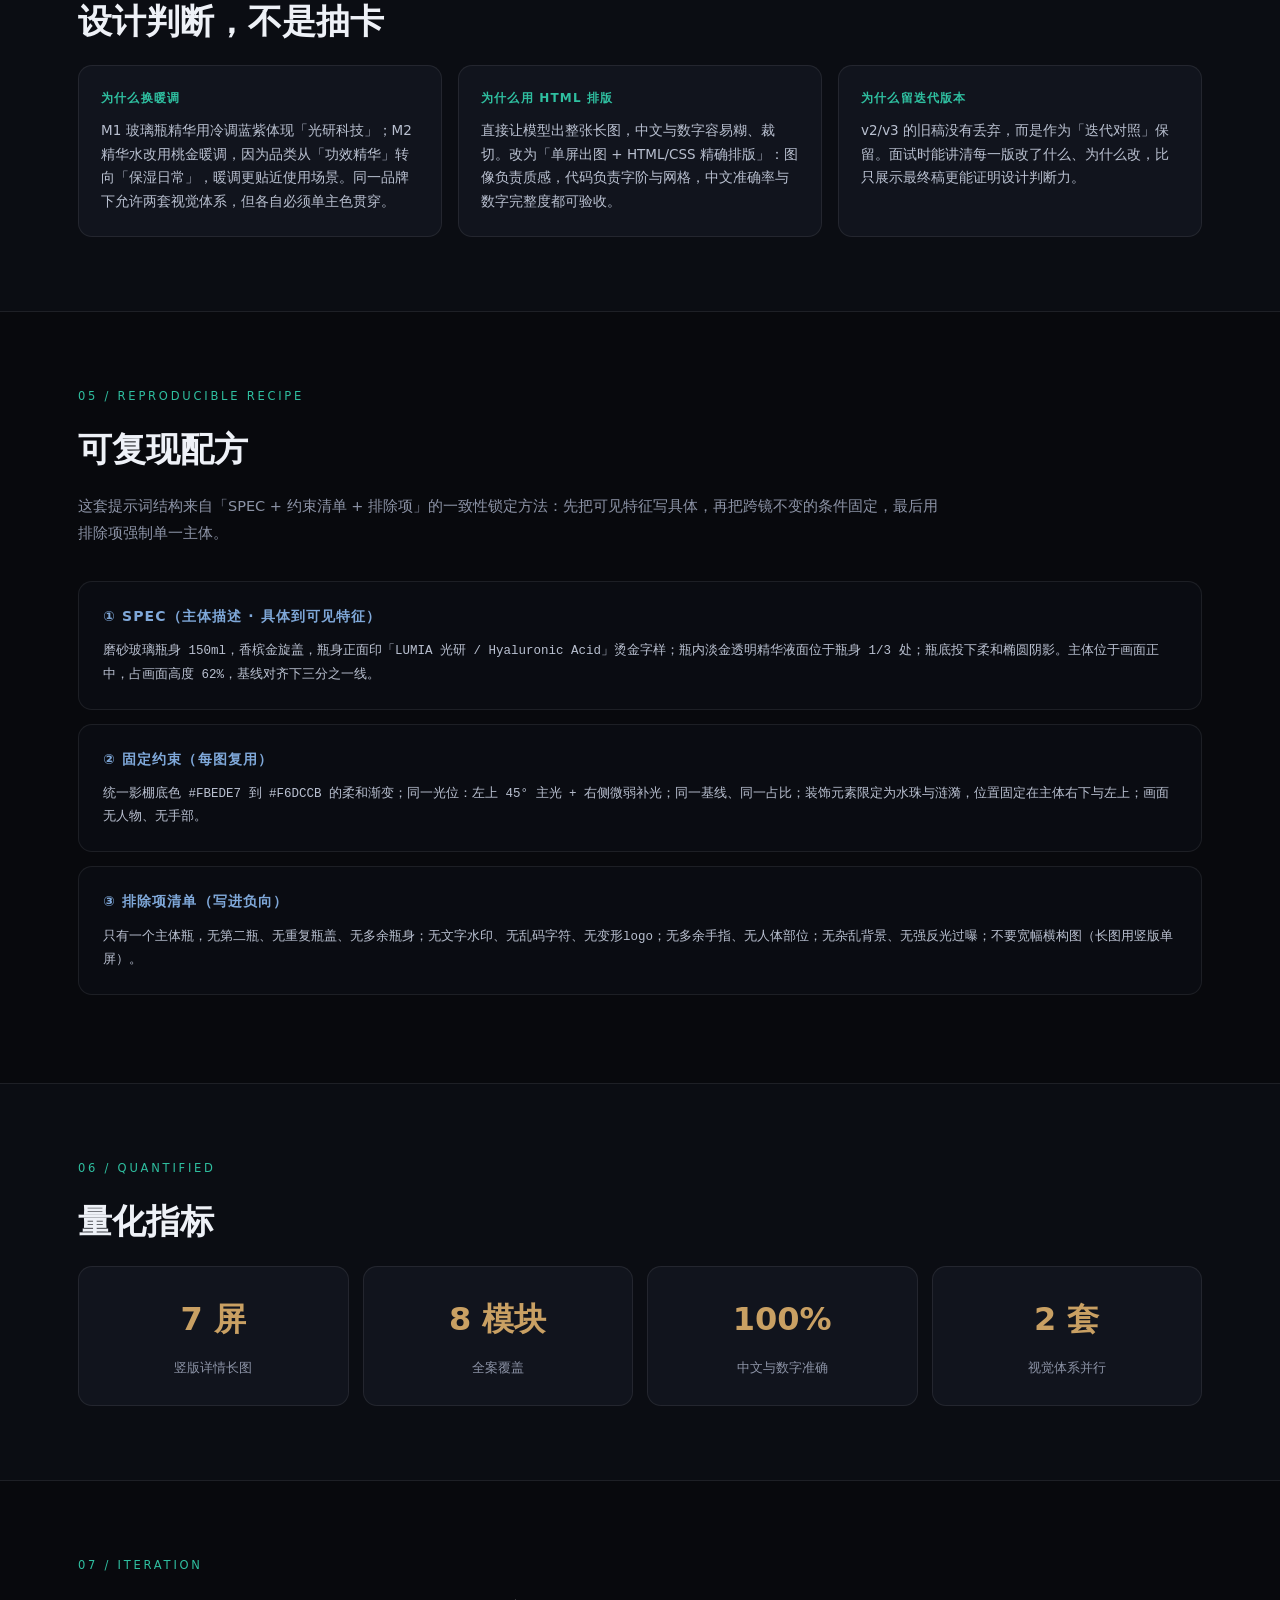
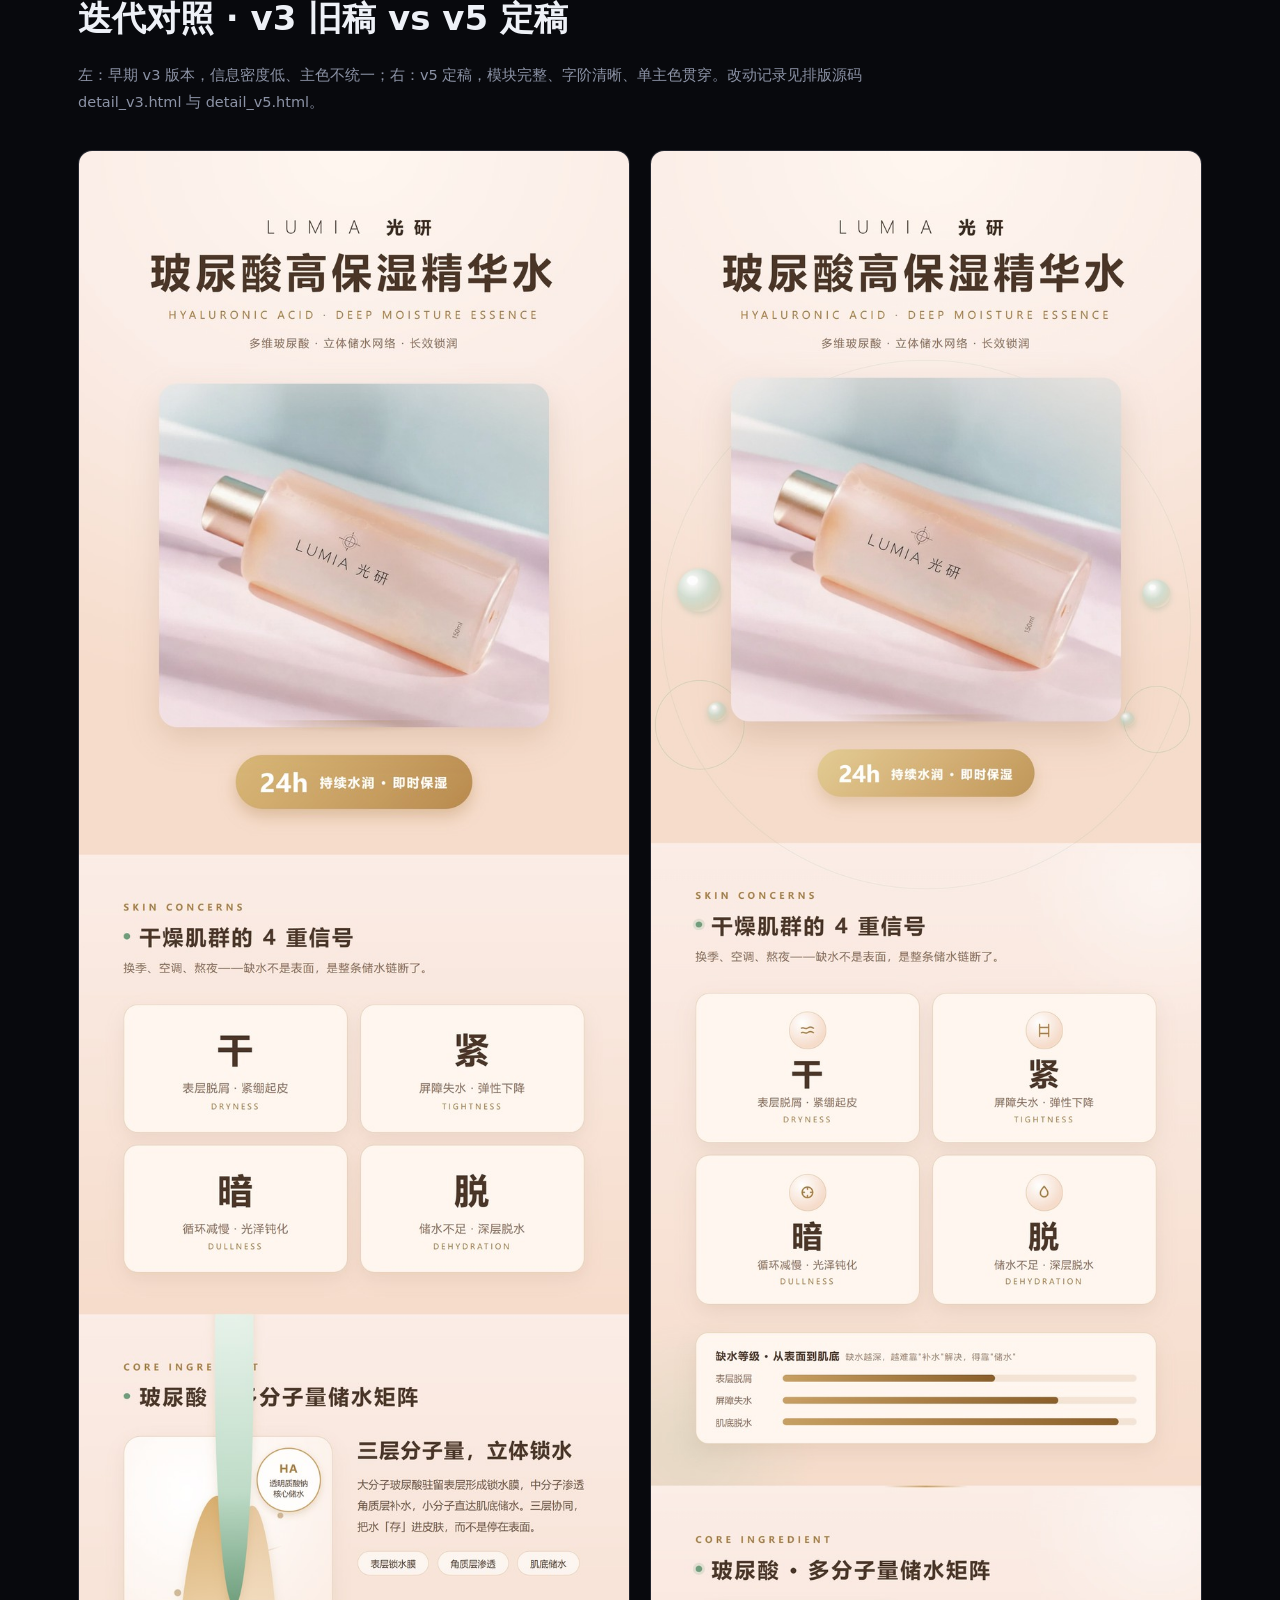
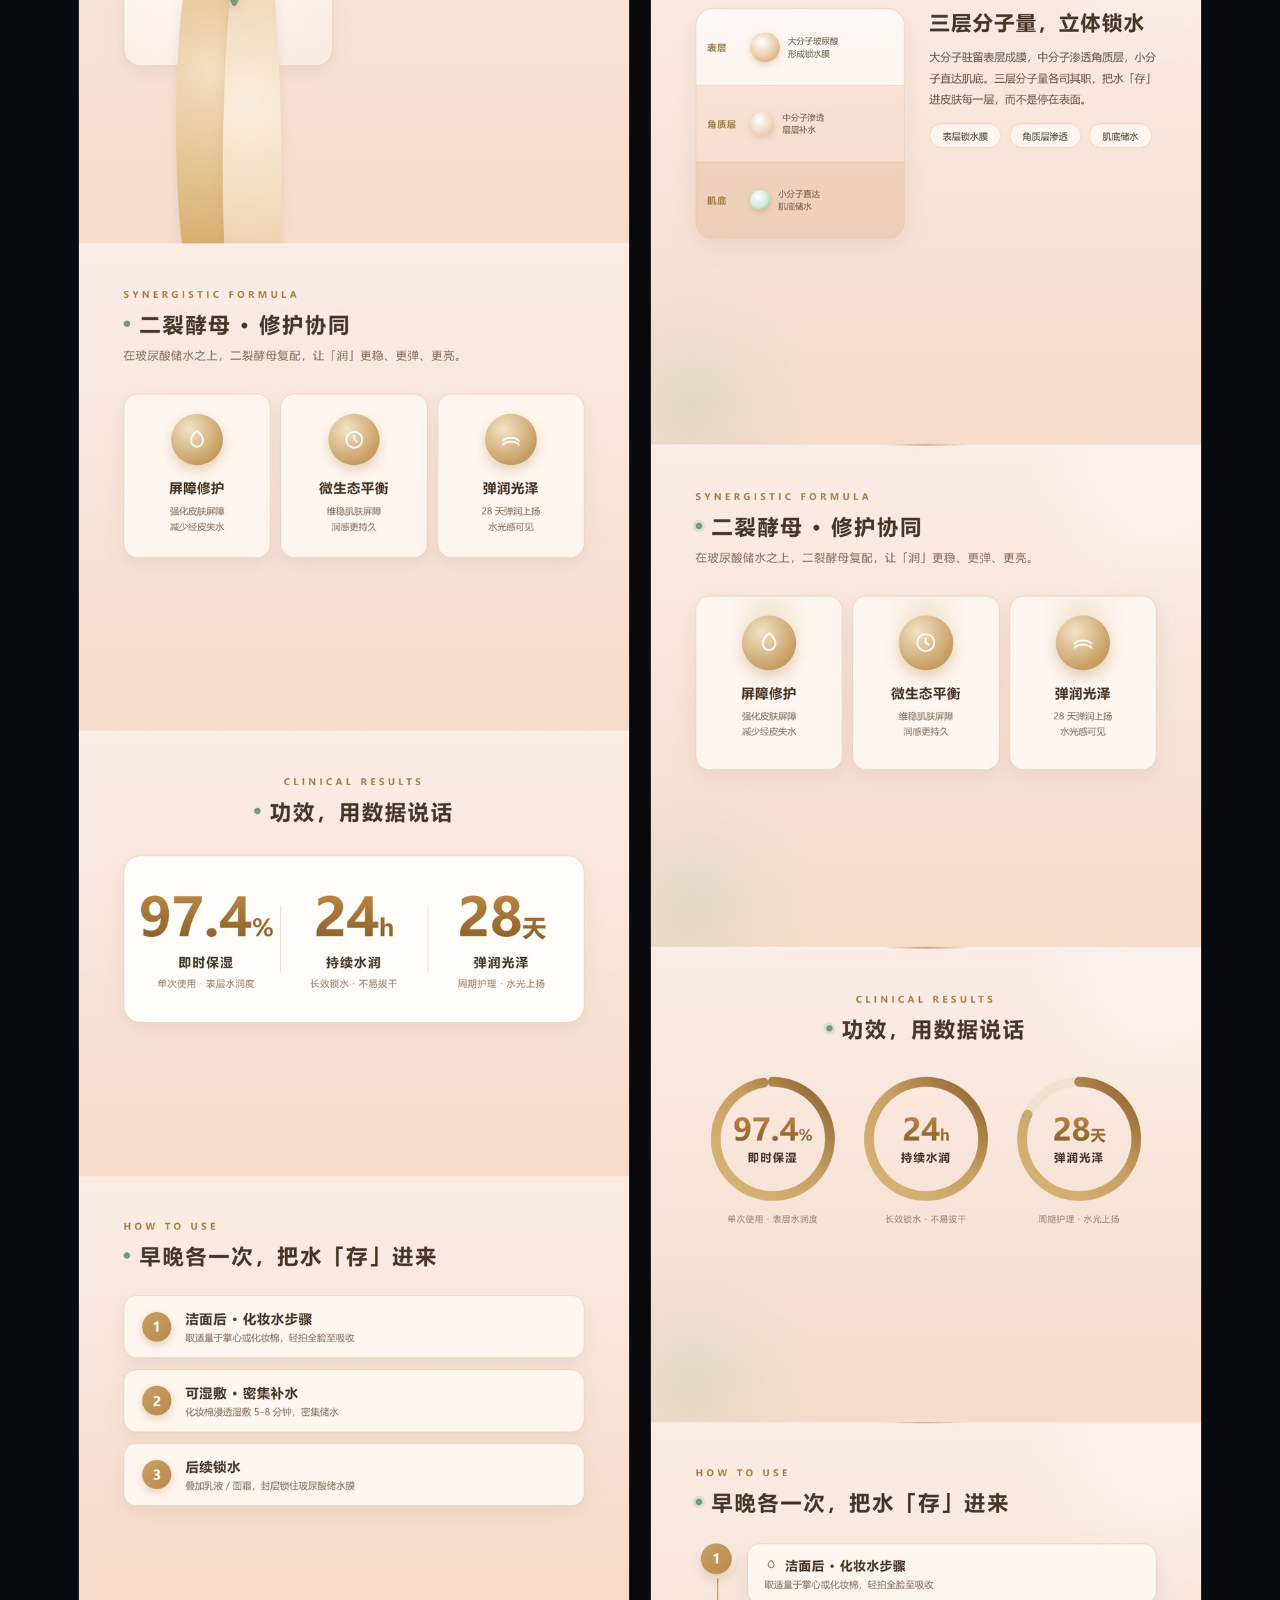
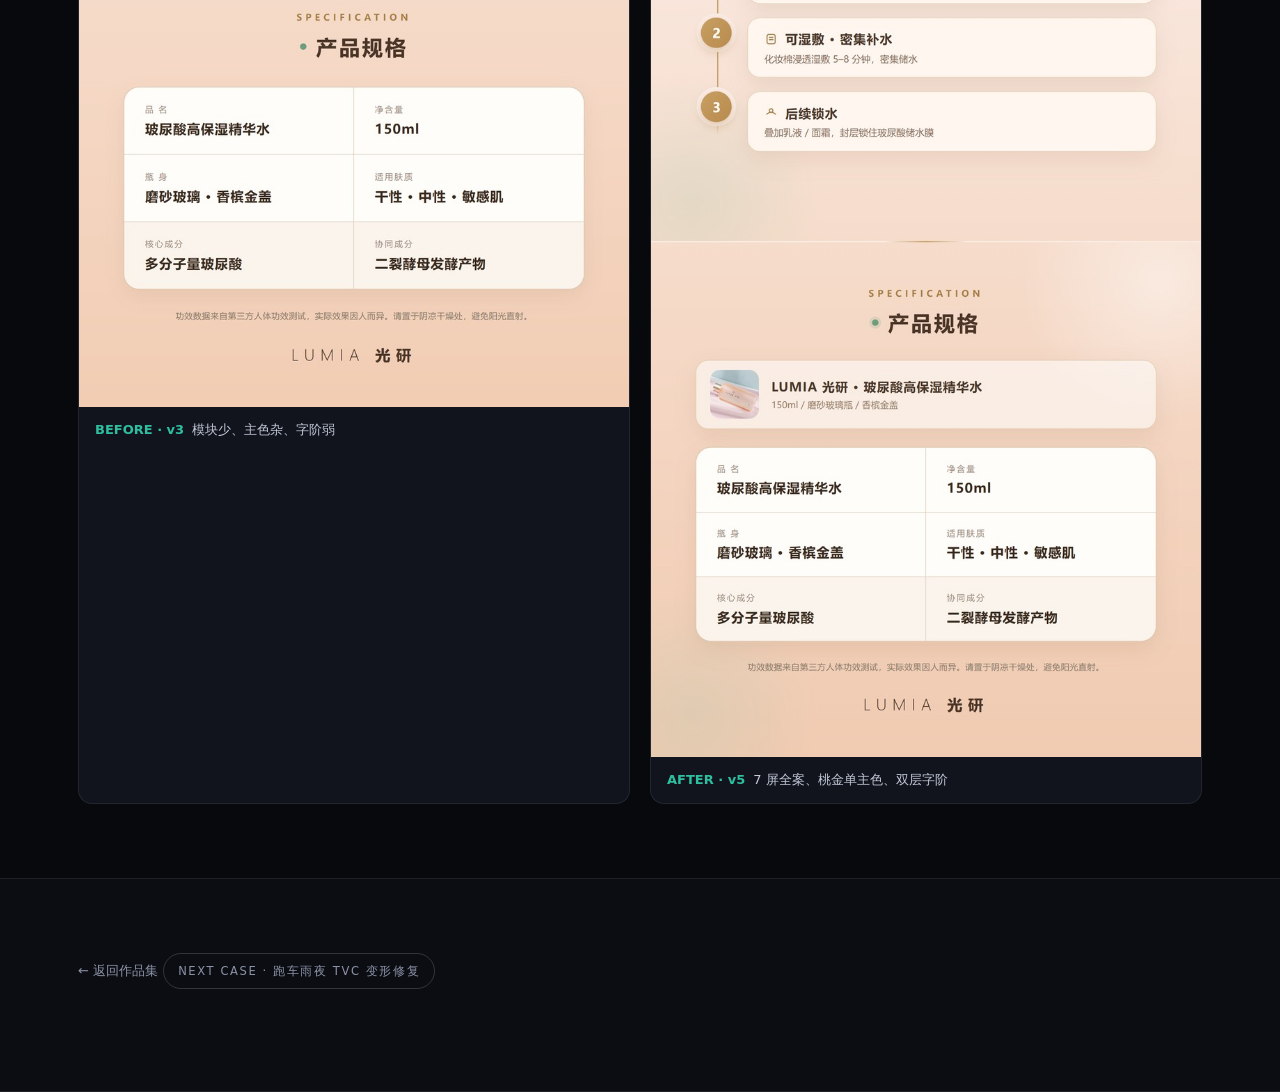
<file: case-lumia.html>
<!DOCTYPE html>
<html lang="zh-CN">
<head>
<meta charset="UTF-8">
<meta name="viewport" content="width=device-width, initial-scale=1">
<title>LUMIA 光研 · 详情页全案 ｜ 葛雪峰 AIGC 作品集</title>
<link rel="stylesheet" href="assets/styles.css">
<style>
:root{--lumia-b:#0b1020;--lumia-gold:#c9a063;--lumia-blue:#7fa8d9;--lumia-mint:#9fc6a8}
.case-hero{padding:130px 0 70px;background:radial-gradient(1000px 500px at 20% 10%,rgba(91,124,250,.18),transparent 60%),radial-gradient(800px 400px at 80% 40%,rgba(201,160,99,.12),transparent 60%),#08090d;border-bottom:1px solid var(--line)}
.case-back{display:inline-flex;align-items:center;gap:8px;color:var(--muted);font-size:13px;text-decoration:none;margin-bottom:34px;transition:color .2s}
.case-back:hover{color:var(--text)}
.case-kicker{font-size:12px;letter-spacing:.28em;color:var(--lumia-gold);text-transform:uppercase;margin-bottom:18px}
.case-hero h1{font-size:clamp(34px,5vw,62px);line-height:1.12;margin:0 0 20px;font-weight:800;letter-spacing:-.02em}
.case-hero h1 em{font-style:normal;background:linear-gradient(100deg,var(--lumia-blue),var(--lumia-gold));-webkit-background-clip:text;background-clip:text;color:transparent}
.case-sub{font-size:16px;color:var(--muted);max-width:760px;line-height:1.8;margin:0 0 36px}
.case-meta{display:grid;grid-template-columns:repeat(3,1fr);gap:14px;max-width:900px}
.case-meta div{padding:18px 20px;border:1px solid var(--line);border-radius:14px;background:rgba(255,255,255,.025)}
.case-meta b{display:block;font-size:11px;letter-spacing:.18em;color:var(--lumia-gold);margin-bottom:9px}
.case-meta span{font-size:14px;color:#c9cfde;line-height:1.6}
.case-sec{padding:74px 0}
.case-sec.alt{background:#0b0d13;border-top:1px solid var(--line);border-bottom:1px solid var(--line)}
.case-h{font-size:11.5px;letter-spacing:.24em;color:var(--accent-3);margin-bottom:14px}
.case-sec h2{font-size:clamp(22px,3vw,34px);margin:0 0 14px}
.case-lead{color:var(--muted);font-size:14.5px;line-height:1.85;max-width:860px;margin:0 0 34px}
.mockup-wrap{display:flex;gap:40px;align-items:flex-start;flex-wrap:wrap}
.phone{width:390px;flex:none;background:#05060a;border:9px solid #23283a;border-radius:42px;padding:12px;box-shadow:0 40px 90px rgba(0,0,0,.6),inset 0 0 0 2px #0d1018;position:relative}
.phone:before{content:"";position:absolute;top:14px;left:50%;transform:translateX(-50%);width:90px;height:20px;background:#05060a;border-radius:0 0 14px 14px;z-index:2}
.phone-screen{height:620px;overflow-y:auto;border-radius:30px;background:#fff;scrollbar-width:thin}
.phone-screen img{display:block;width:100%}
.mockup-note{flex:1;min-width:280px}
.mockup-note h3{font-size:20px;margin:0 0 16px}
.mockup-note ul{list-style:none;padding:0;margin:0;display:flex;flex-direction:column;gap:12px}
.mockup-note li{padding:14px 16px;border-left:2px solid var(--lumia-gold);background:rgba(255,255,255,.025);border-radius:0 10px 10px 0;font-size:13.5px;color:#c2c8d8;line-height:1.65}
.mockup-note li b{color:var(--lumia-gold);display:block;margin-bottom:4px;font-size:11.5px;letter-spacing:.12em}
.mod-grid{display:grid;grid-template-columns:repeat(4,1fr);gap:14px}
.mod{border:1px solid var(--line);border-radius:14px;overflow:hidden;background:var(--panel)}
.mod img{width:100%;height:132px;object-fit:cover;display:block;background:#fff}
.mod div{padding:13px 14px}
.mod b{display:block;color:var(--lumia-gold);font-size:11px;letter-spacing:.1em;margin-bottom:6px}
.mod span{font-size:13px;color:#c2c8d8;line-height:1.6}
.spec-table{width:100%;border-collapse:collapse;font-size:14px}
.spec-table th,.spec-table td{padding:13px 16px;border-bottom:1px solid var(--line);text-align:left}
.spec-table th{width:180px;color:var(--lumia-gold);font-weight:500;letter-spacing:.06em}
.spec-table td{color:#c2c8d8}
.judge-grid{display:grid;grid-template-columns:repeat(3,1fr);gap:16px}
.judge{padding:22px;border:1px solid var(--line);border-radius:14px;background:var(--panel)}
.judge b{display:block;color:var(--accent-3);font-size:12px;letter-spacing:.1em;margin-bottom:10px}
.judge p{margin:0;font-size:13.5px;color:#b9c0d0;line-height:1.75}
.recipe{background:#0a0c12;border:1px solid var(--line);border-radius:14px;padding:22px 24px;margin-bottom:14px}
.recipe h3{margin:0 0 12px;font-size:14px;color:var(--lumia-blue);letter-spacing:.08em}
.recipe pre{margin:0;white-space:pre-wrap;word-break:break-all;font-size:12.5px;line-height:1.85;color:#b9c0d0;font-family:ui-monospace,Consolas,monospace}
.quant{display:grid;grid-template-columns:repeat(4,1fr);gap:14px}
.quant div{padding:24px 18px;text-align:center;border:1px solid var(--line);border-radius:14px;background:var(--panel)}
.quant b{display:block;font-size:32px;color:var(--lumia-gold);margin-bottom:6px}
.quant span{font-size:12.5px;color:var(--muted)}
.cmp{display:grid;grid-template-columns:1fr 1fr;gap:20px}
.cmp figure{margin:0;border:1px solid var(--line);border-radius:14px;overflow:hidden;background:var(--panel)}
.cmp img{width:100%;display:block}
.cmp figcaption{padding:12px 16px;font-size:13px;color:#c2c8d8}
.cmp figcaption b{color:var(--accent-3);margin-right:8px}
.tagline{display:inline-block;padding:7px 14px;border:1px solid var(--line-strong);border-radius:999px;font-size:11.5px;letter-spacing:.14em;color:var(--muted);margin-bottom:18px}
@media(max-width:980px){.case-meta,.judge-grid,.quant{grid-template-columns:repeat(2,1fr)}.mod-grid{grid-template-columns:repeat(2,1fr)}}
@media(max-width:720px){.case-meta,.judge-grid,.quant,.mod-grid,.cmp{grid-template-columns:1fr}.phone{width:100%}}
</style>
</head>
<body>
<section class="case-hero">
  <div class="container">
    <a class="case-back" href="index.html#works">← 返回作品集</a>
    <div class="case-kicker">CASE STUDY 01 / E-COMMERCE DETAIL PAGE</div>
    <h1>LUMIA 光研<br><em>详情页全案</em></h1>
    <p class="case-sub">虚构护肤品牌 LUMIA 光研的电商详情页全案：从品牌 KV、卖点拆解、成分工艺、功效数据到规格参数，用一条冷调光感主线贯穿 7 屏长图；以 Design Show 标题页 + 手机 mockup 的专业方式呈现。</p>
    <div class="case-meta">
      <div><b>品类 / CATEGORY</b><span>护肤精华 · 玻尿酸高保湿精华水 150ml</span></div>
      <div><b>日期 / DATE</b><span>2026-10 ｜ 虚构品牌练习 · 无竞业风险</span></div>
      <div><b>设计思路 / CONCEPT</b><span>科技 · 光感 · 实验室 · 极简；冷调 + 玻璃金属质感，靠色块与留白切节奏</span></div>
    </div>
  </div>
</section>

<section class="case-sec">
  <div class="container">
    <div class="case-h">01 / DESIGN SHOW</div>
    <h2>全案展示 · 手机 mockup</h2>
    <p class="case-lead">参考电商详情页全案的呈现方式：不摊开一张长图，而是把 7 屏长图装进手机 mockup，右侧标注每屏的设计意图。长图可在手机框内滚动查看。</p>
    <div class="mockup-wrap">
      <div class="phone"><div class="phone-screen"><img src="assets/lumia/m2/lumia_m2_detail_v5.jpg" alt="LUMIA 详情页长图"></div></div>
      <div class="mockup-note">
        <h3>这条长图在讲什么</h3>
        <ul>
          <li><b>第 1 屏 · 品牌头图 KV</b>LUMIA 光研 / 玻尿酸高保湿精华水，水珠与涟漪定调，桃金暖调替代冷调——同一品牌下的第二视觉体系。</li>
          <li><b>第 2 屏 · 核心卖点</b>「多维玻尿酸 · 立体储水 · 长效锁润」三行卖点，大字 + 小注释双层字阶。</li>
          <li><b>第 3–4 屏 · 成分与功效</b>成分拆解 + 24h 持续水润 / 即时保湿大数字，实拍产品与文案分栏。</li>
          <li><b>第 5 屏 · 使用场景</b>编号步骤 + 场景图，把「怎么用」讲清。</li>
          <li><b>第 6 屏 · 规格参数</b>150ml / 磨砂玻璃瓶 / 香槟金盖，参数表 + 线稿尺寸。</li>
          <li><b>第 7 屏 · 品牌收尾</b>Thanks + Logo，形成完整全案闭环。</li>
        </ul>
      </div>
    </div>
  </div>
</section>

<section class="case-sec alt">
  <div class="container">
    <div class="case-h">02 / 8 MODULES</div>
    <h2>一条主线，七个模块</h2>
    <p class="case-lead">模块顺序不是随手排的：先立品牌，再讲卖点，再给成分与功效证据，最后落到场景与规格——这是我从电商详情页案例里抽出的通用骨架。</p>
    <div class="mod-grid">
      <div class="mod"><img src="assets/lumia/m2/m2_s0.jpg" alt=""><div><b>01 品牌 KV</b><span>水珠 + 涟漪 + 产品主视觉</span></div></div>
      <div class="mod"><img src="assets/lumia/m2/m2_s1.jpg" alt=""><div><b>02 核心卖点</b><span>大字主张 + 线性图标行</span></div></div>
      <div class="mod"><img src="assets/lumia/m2/m2_s2.jpg" alt=""><div><b>03 成分工艺</b><span>拆解图 + 标注</span></div></div>
      <div class="mod"><img src="assets/lumia/m2/m2_s3.jpg" alt=""><div><b>04 功效数据</b><span>24h / 即时保湿大数字</span></div></div>
      <div class="mod"><img src="assets/lumia/m2/m2_s4.jpg" alt=""><div><b>05 使用场景</b><span>编号步骤 + 场景图</span></div></div>
      <div class="mod"><img src="assets/lumia/m2/m2_s5.jpg" alt=""><div><b>06 规格参数</b><span>参数表 + 线稿尺寸</span></div></div>
      <div class="mod"><img src="assets/lumia/m2/m2_s6.jpg" alt=""><div><b>07 品牌收尾</b><span>Thanks + Logo</span></div></div>
      <div class="mod"><img src="assets/lumia/lumia_m1_data_poster_16x9.jpg" alt=""><div><b>08 功效海报延展</b><span>98.4% / 96.2% / 72h 横版</span></div></div>
    </div>
  </div>
</section>

<section class="case-sec">
  <div class="container">
    <div class="case-h">03 / SPEC SHEET</div>
    <h2>设计规格书</h2>
    <table class="spec-table">
      <tr><th>产品口径</th><td>LUMIA 光研 · 玻尿酸高保湿精华水 / 150ml / 磨砂玻璃瓶 / 香槟金盖</td></tr>
      <tr><th>交付物</th><td>7 屏竖版详情长图（790×5466）+ 首屏 KV（790×1404）+ 8 模块切图 + 横版功效数据海报（2816×1584）</td></tr>
      <tr><th>主色系</th><td>桃金暖调 #FBEDE7 / #F6DCCB / #C9A063，辅色薄荷 #9FC6A8，墨色 #3A2A1E</td></tr>
      <tr><th>字阶</th><td>大标题（主主张）+ 小注释（13px / letter-spacing 5px 金色眉标），双层结构</td></tr>
      <tr><th>图像生成</th><td>arena.ai SeeDream-5.0-Pro，1:1 产品图 / 16:9 海报 / 竖版长图分屏生成</td></tr>
      <tr><th>排版实现</th><td>HTML + CSS 精确排版（hero_v4.html / detail_v5.html），色彩变量化、模块可复用</td></tr>
      <tr><th>一致性控制</th><td>三段式锁：SPEC + 固定约束 + 排除项清单，跨镜复用，不依赖 seed 硬碰</td></tr>
    </table>
  </div>
</section>

<section class="case-sec alt">
  <div class="container">
    <div class="case-h">04 / DESIGN JUDGEMENT</div>
    <h2>设计判断，不是抽卡</h2>
    <div class="judge-grid">
      <div class="judge"><b>为什么换暖调</b><p>M1 玻璃瓶精华用冷调蓝紫体现「光研科技」；M2 精华水改用桃金暖调，因为品类从「功效精华」转向「保湿日常」，暖调更贴近使用场景。同一品牌下允许两套视觉体系，但各自必须单主色贯穿。</p></div>
      <div class="judge"><b>为什么用 HTML 排版</b><p>直接让模型出整张长图，中文与数字容易糊、裁切。改为「单屏出图 + HTML/CSS 精确排版」：图像负责质感，代码负责字阶与网格，中文准确率与数字完整度都可验收。</p></div>
      <div class="judge"><b>为什么留迭代版本</b><p>v2/v3 的旧稿没有丢弃，而是作为「迭代对照」保留。面试时能讲清每一版改了什么、为什么改，比只展示最终稿更能证明设计判断力。</p></div>
    </div>
  </div>
</section>

<section class="case-sec">
  <div class="container">
    <div class="case-h">05 / REPRODUCIBLE RECIPE</div>
    <h2>可复现配方</h2>
    <p class="case-lead">这套提示词结构来自「SPEC + 约束清单 + 排除项」的一致性锁定方法：先把可见特征写具体，再把跨镜不变的条件固定，最后用排除项强制单一主体。</p>
    <div class="recipe"><h3>① SPEC（主体描述 · 具体到可见特征）</h3><pre>磨砂玻璃瓶身 150ml，香槟金旋盖，瓶身正面印「LUMIA 光研 / Hyaluronic Acid」烫金字样；瓶内淡金透明精华液面位于瓶身 1/3 处；瓶底投下柔和椭圆阴影。主体位于画面正中，占画面高度 62%，基线对齐下三分之一线。</pre></div>
    <div class="recipe"><h3>② 固定约束（每图复用）</h3><pre>统一影棚底色 #FBEDE7 到 #F6DCCB 的柔和渐变；同一光位：左上 45° 主光 + 右侧微弱补光；同一基线、同一占比；装饰元素限定为水珠与涟漪，位置固定在主体右下与左上；画面无人物、无手部。</pre></div>
    <div class="recipe"><h3>③ 排除项清单（写进负向）</h3><pre>只有一个主体瓶，无第二瓶、无重复瓶盖、无多余瓶身；无文字水印、无乱码字符、无变形logo；无多余手指、无人体部位；无杂乱背景、无强反光过曝；不要宽幅横构图（长图用竖版单屏）。</pre></div>
  </div>
</section>

<section class="case-sec alt">
  <div class="container">
    <div class="case-h">06 / QUANTIFIED</div>
    <h2>量化指标</h2>
    <div class="quant">
      <div><b>7 屏</b><span>竖版详情长图</span></div>
      <div><b>8 模块</b><span>全案覆盖</span></div>
      <div><b>100%</b><span>中文与数字准确</span></div>
      <div><b>2 套</b><span>视觉体系并行</span></div>
    </div>
  </div>
</section>

<section class="case-sec">
  <div class="container">
    <div class="case-h">07 / ITERATION</div>
    <h2>迭代对照 · v3 旧稿 vs v5 定稿</h2>
    <p class="case-lead">左：早期 v3 版本，信息密度低、主色不统一；右：v5 定稿，模块完整、字阶清晰、单主色贯穿。改动记录见排版源码 detail_v3.html 与 detail_v5.html。</p>
    <div class="cmp">
      <figure><img src="assets/lumia/m2/_old_v1/lumia_m2_detail_v3.jpg" alt=""><figcaption><b>BEFORE · v3</b>模块少、主色杂、字阶弱</figcaption></figure>
      <figure><img src="assets/lumia/m2/lumia_m2_detail_v5.jpg" alt=""><figcaption><b>AFTER · v5</b>7 屏全案、桃金单主色、双层字阶</figcaption></figure>
    </div>
  </div>
</section>

<section class="case-sec alt">
  <div class="container">
    <a class="case-back" href="index.html#works">← 返回作品集</a>
    <span class="tagline">NEXT CASE · 跑车雨夜 TVC 变形修复</span>
  </div>
</section>
</body>
</html>
</file>
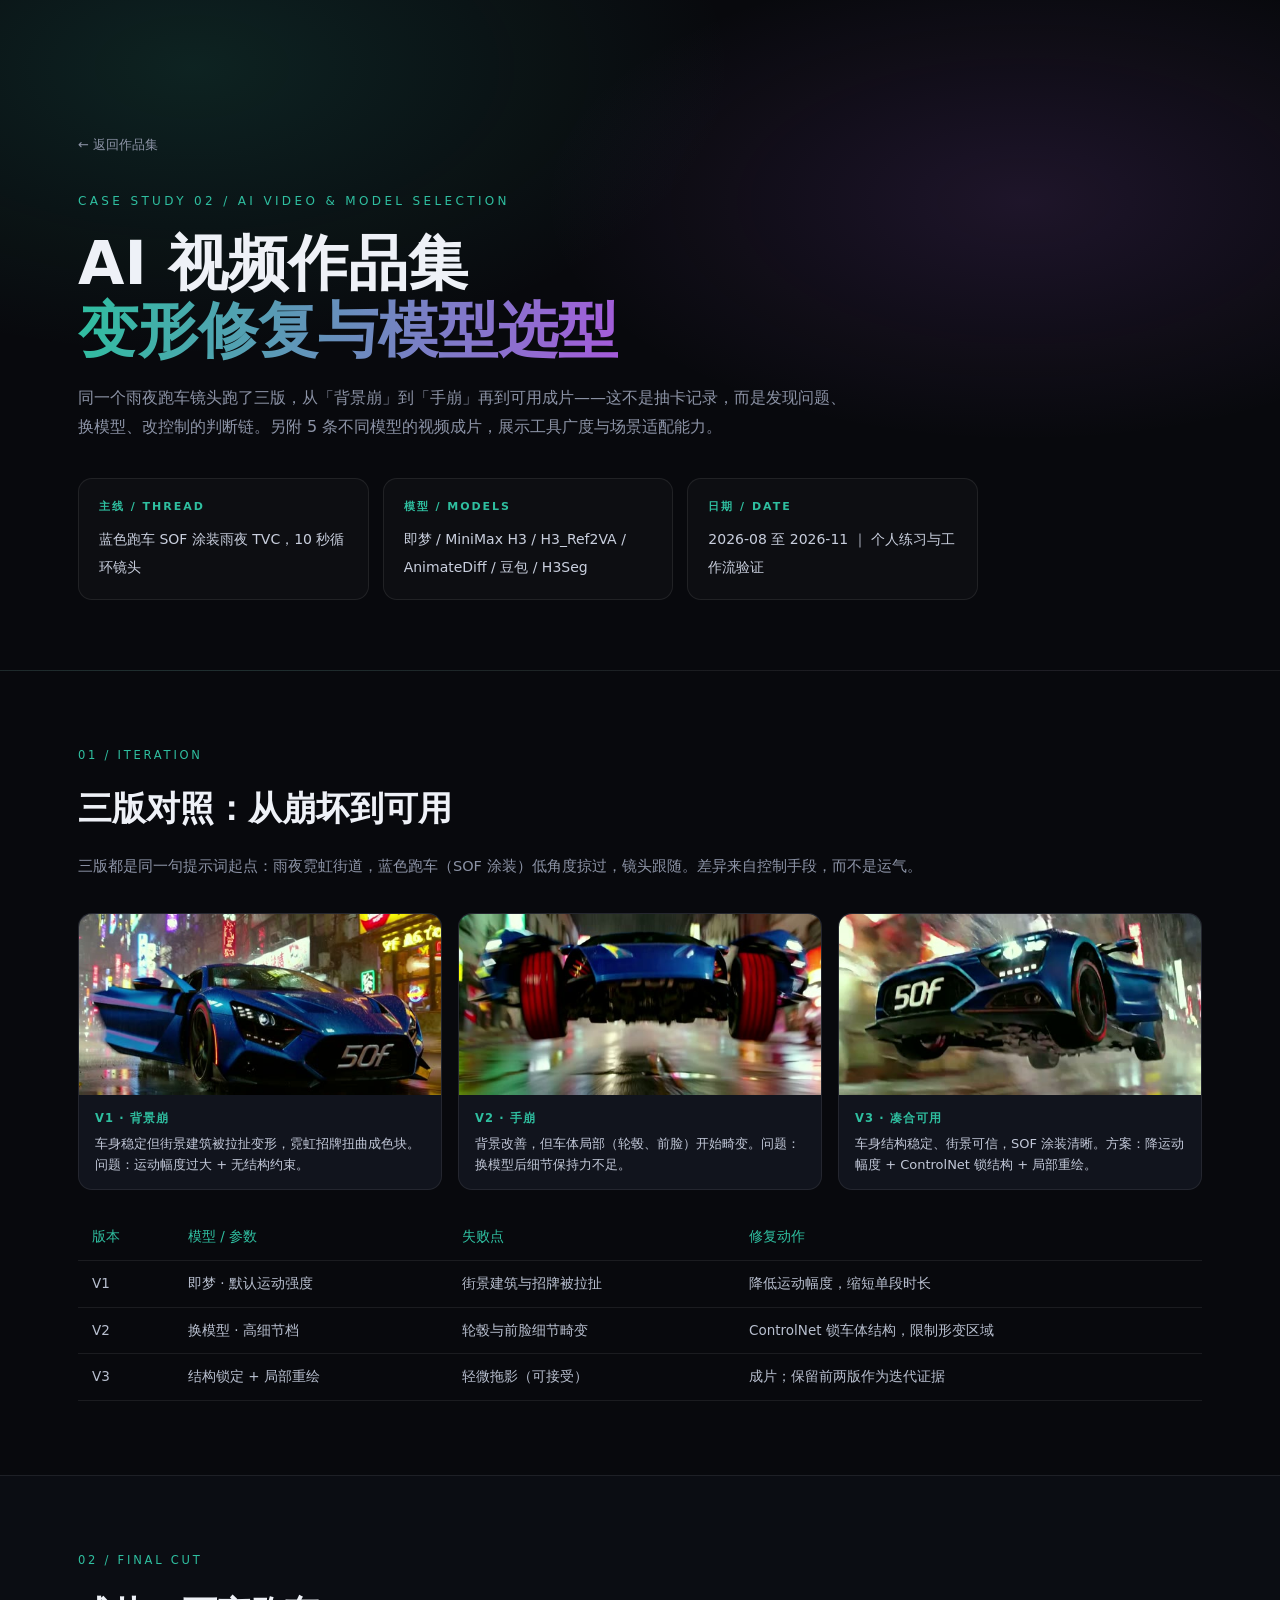
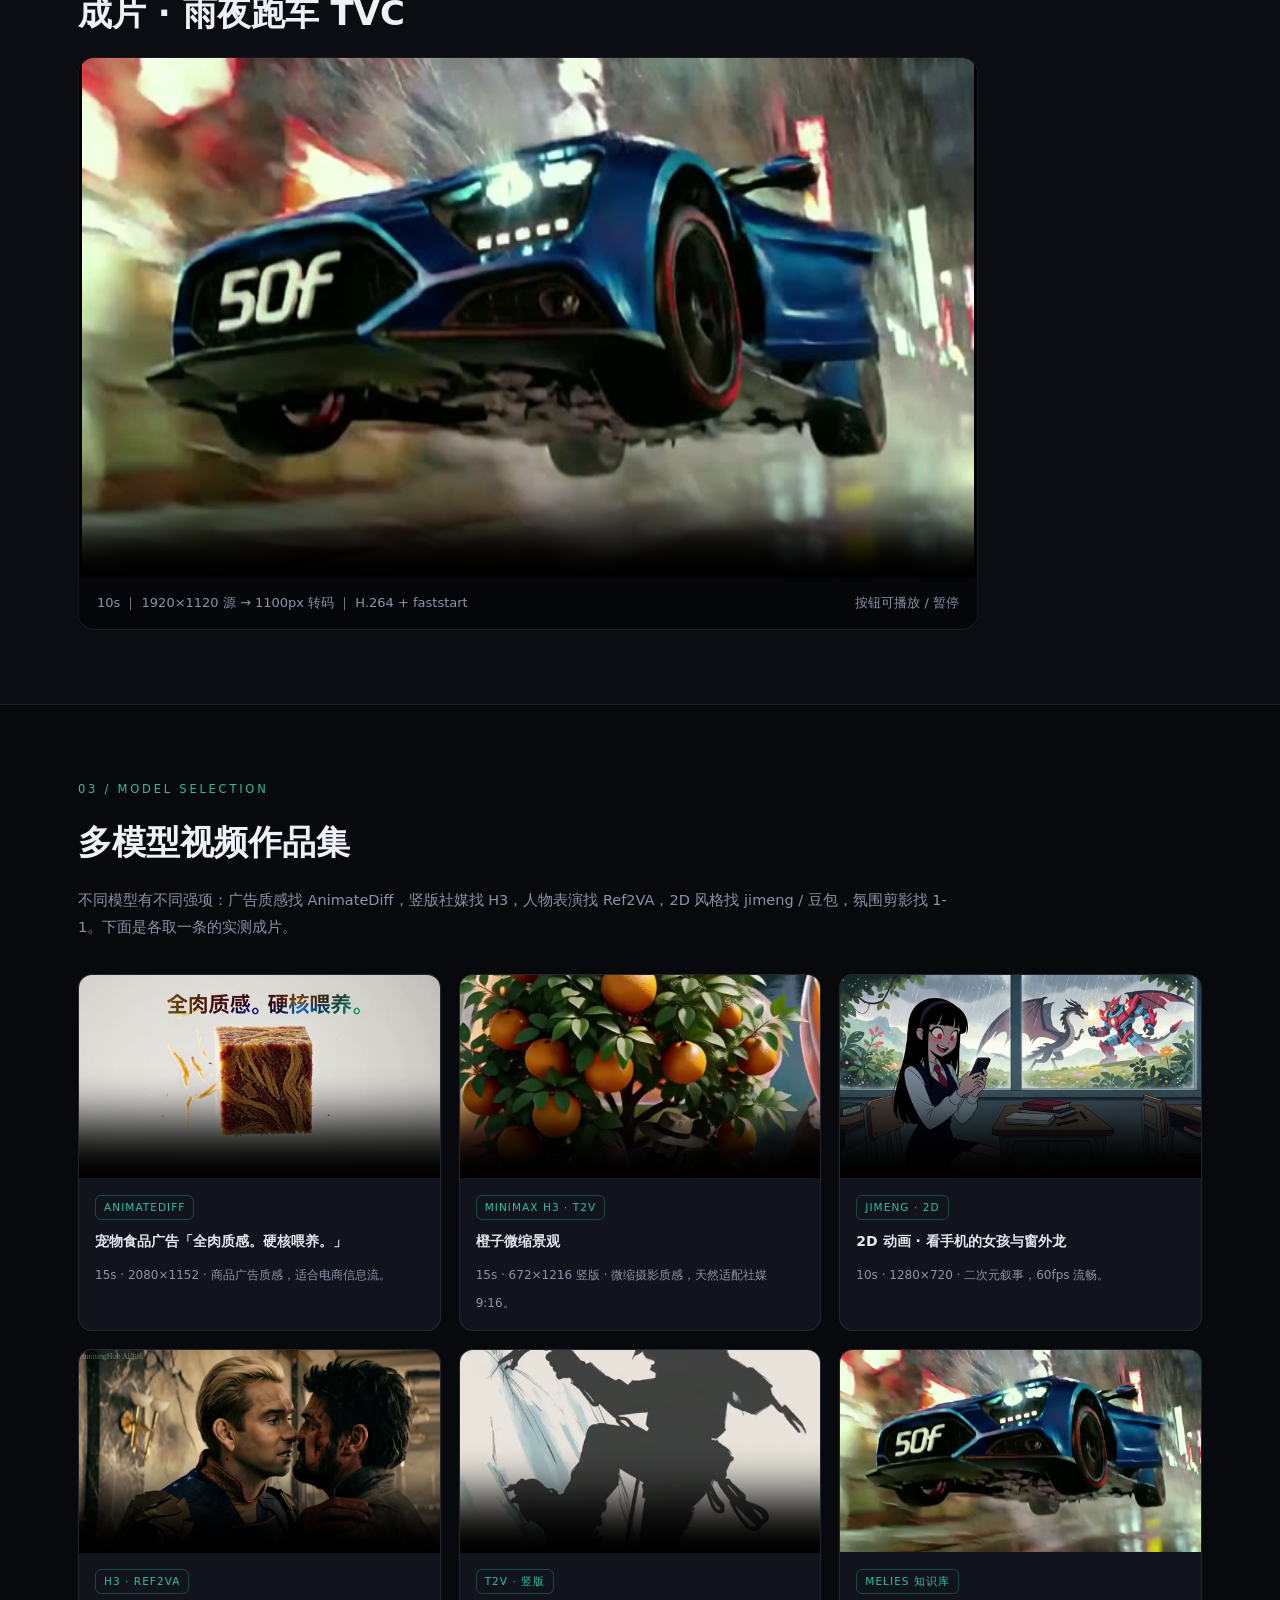
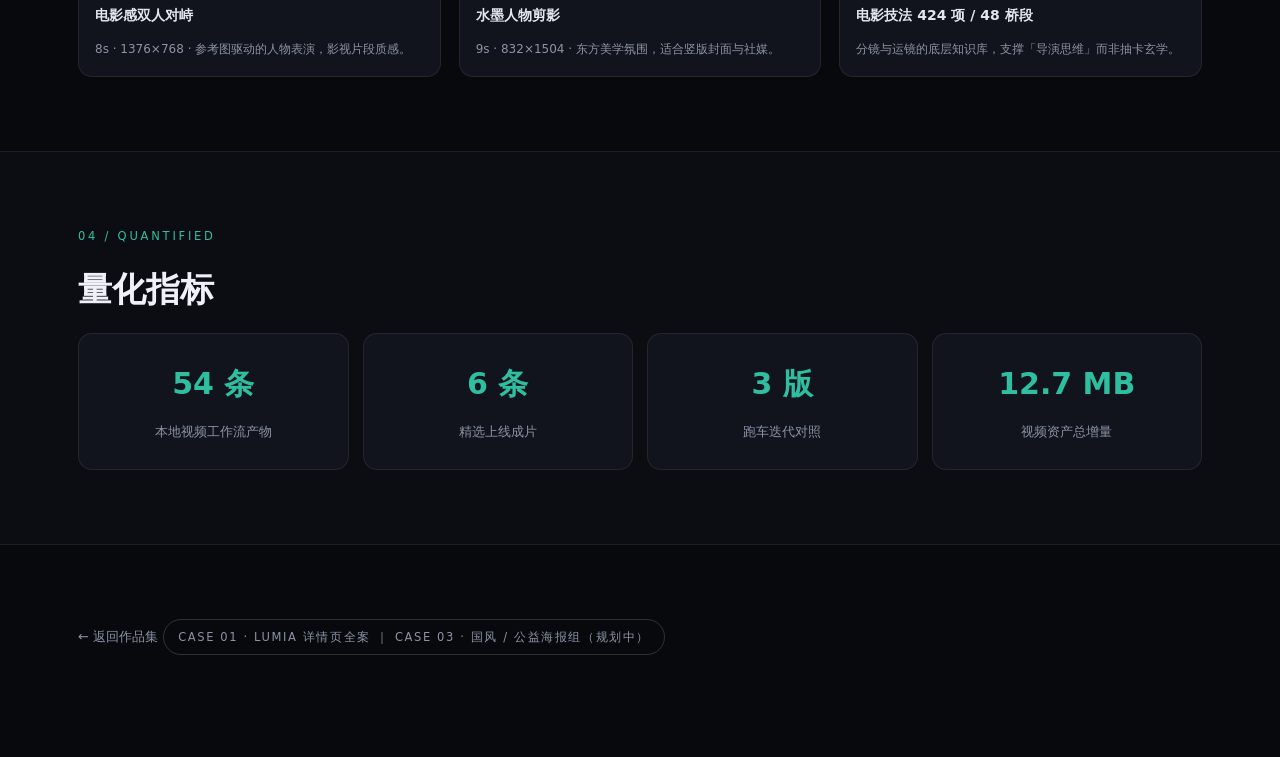
<file: case-video.html>
<!DOCTYPE html>
<html lang="zh-CN">
<head>
<meta charset="UTF-8">
<meta name="viewport" content="width=device-width, initial-scale=1">
<title>AI 视频作品集 · 变形修复与模型选型 ｜ 葛雪峰 AIGC 作品集</title>
<link rel="stylesheet" href="assets/styles.css">
<style>
.v-hero{padding:130px 0 70px;background:radial-gradient(900px 480px at 15% 10%,rgba(47,191,160,.14),transparent 60%),radial-gradient(800px 400px at 80% 30%,rgba(164,91,218,.14),transparent 60%),#08090d;border-bottom:1px solid var(--line)}
.v-back{display:inline-flex;gap:8px;align-items:center;color:var(--muted);font-size:13px;text-decoration:none;margin-bottom:34px}
.v-back:hover{color:var(--text)}
.v-kick{font-size:12px;letter-spacing:.28em;color:var(--accent-3);text-transform:uppercase;margin-bottom:18px}
.v-hero h1{font-size:clamp(34px,5vw,60px);line-height:1.12;margin:0 0 20px;font-weight:800}
.v-hero h1 em{font-style:normal;background:linear-gradient(100deg,var(--accent-3),var(--accent-2));-webkit-background-clip:text;background-clip:text;color:transparent}
.v-sub{font-size:16px;color:var(--muted);max-width:780px;line-height:1.8;margin:0 0 36px}
.v-meta{display:grid;grid-template-columns:repeat(3,1fr);gap:14px;max-width:900px}
.v-meta div{padding:18px 20px;border:1px solid var(--line);border-radius:14px;background:rgba(255,255,255,.025)}
.v-meta b{display:block;font-size:11px;letter-spacing:.18em;color:var(--accent-3);margin-bottom:9px}
.v-meta span{font-size:14px;color:#c9cfde;line-height:1.6}
.v-sec{padding:74px 0}
.v-sec.alt{background:#0b0d13;border-top:1px solid var(--line);border-bottom:1px solid var(--line)}
.v-h{font-size:11.5px;letter-spacing:.24em;color:var(--accent-3);margin-bottom:14px}
.v-sec h2{font-size:clamp(22px,3vw,34px);margin:0 0 14px}
.v-lead{color:var(--muted);font-size:14.5px;line-height:1.85;max-width:880px;margin:0 0 34px}
.cmp3{display:grid;grid-template-columns:repeat(3,1fr);gap:16px}
.cmp3 figure{margin:0;border:1px solid var(--line);border-radius:14px;overflow:hidden;background:var(--panel)}
.cmp3 img{width:100%;display:block;aspect-ratio:16/8;object-fit:cover}
.cmp3 figcaption{padding:14px 16px;font-size:13px;color:#c2c8d8;line-height:1.6}
.cmp3 figcaption b{display:block;color:var(--accent-3);font-size:11.5px;letter-spacing:.1em;margin-bottom:6px}
.fix-table{width:100%;border-collapse:collapse;font-size:13.5px;margin-top:24px}
.fix-table th,.fix-table td{padding:12px 14px;border-bottom:1px solid var(--line);text-align:left;line-height:1.6}
.fix-table th{color:var(--accent-3);font-weight:500;white-space:nowrap}
.fix-table td{color:#b9c0d0}
.player{max-width:900px;border:1px solid var(--line);border-radius:16px;overflow:hidden;background:#05060a}
.player video{display:block;width:100%;max-height:520px;background:#000}
.player .cap{padding:14px 18px;font-size:13px;color:var(--muted);display:flex;justify-content:space-between;gap:12px;flex-wrap:wrap}
.vgrid{display:grid;grid-template-columns:repeat(3,1fr);gap:18px}
.vcard{border:1px solid var(--line);border-radius:14px;overflow:hidden;background:var(--panel)}
.vcard video{width:100%;display:block;aspect-ratio:16/9;object-fit:cover;background:#000}
.vcard div{padding:14px 16px}
.vcard b{display:block;font-size:14px;color:#e2e6ef;margin-bottom:6px}
.vcard span{font-size:12px;color:var(--muted);line-height:1.6}
.vcard .model{display:inline-block;font-size:10.5px;letter-spacing:.1em;color:var(--accent-3);border:1px solid rgba(47,191,160,.3);border-radius:6px;padding:3px 8px;margin-bottom:9px}
.q{display:grid;grid-template-columns:repeat(4,1fr);gap:14px}
.q div{padding:24px 18px;text-align:center;border:1px solid var(--line);border-radius:14px;background:var(--panel)}
.q b{display:block;font-size:30px;color:var(--accent-3);margin-bottom:6px}
.q span{font-size:12.5px;color:var(--muted)}
.tagline{display:inline-block;padding:7px 14px;border:1px solid var(--line-strong);border-radius:999px;font-size:11.5px;letter-spacing:.14em;color:var(--muted)}
@media(max-width:980px){.cmp3,.vgrid,.q{grid-template-columns:repeat(2,1fr)}.v-meta{grid-template-columns:repeat(2,1fr)}}
@media(max-width:720px){.cmp3,.vgrid,.q,.v-meta{grid-template-columns:1fr}}
</style>
</head>
<body>
<section class="v-hero">
  <div class="container">
    <a class="v-back" href="index.html#works">← 返回作品集</a>
    <div class="v-kick">CASE STUDY 02 / AI VIDEO &amp; MODEL SELECTION</div>
    <h1>AI 视频作品集<br><em>变形修复与模型选型</em></h1>
    <p class="v-sub">同一个雨夜跑车镜头跑了三版，从「背景崩」到「手崩」再到可用成片——这不是抽卡记录，而是发现问题、换模型、改控制的判断链。另附 5 条不同模型的视频成片，展示工具广度与场景适配能力。</p>
    <div class="v-meta">
      <div><b>主线 / THREAD</b><span>蓝色跑车 SOF 涂装雨夜 TVC，10 秒循环镜头</span></div>
      <div><b>模型 / MODELS</b><span>即梦 / MiniMax H3 / H3_Ref2VA / AnimateDiff / 豆包 / H3Seg</span></div>
      <div><b>日期 / DATE</b><span>2026-08 至 2026-11 ｜ 个人练习与工作流验证</span></div>
    </div>
  </div>
</section>

<section class="v-sec">
  <div class="container">
    <div class="v-h">01 / ITERATION</div>
    <h2>三版对照：从崩坏到可用</h2>
    <p class="v-lead">三版都是同一句提示词起点：雨夜霓虹街道，蓝色跑车（SOF 涂装）低角度掠过，镜头跟随。差异来自控制手段，而不是运气。</p>
    <div class="cmp3">
      <figure><img src="assets/video/car_v1_bgbreak_poster.jpg" alt=""><figcaption><b>V1 · 背景崩</b>车身稳定但街景建筑被拉扯变形，霓虹招牌扭曲成色块。问题：运动幅度过大 + 无结构约束。</figcaption></figure>
      <figure><img src="assets/video/car_v2_handbreak_poster.jpg" alt=""><figcaption><b>V2 · 手崩</b>背景改善，但车体局部（轮毂、前脸）开始畸变。问题：换模型后细节保持力不足。</figcaption></figure>
      <figure><img src="assets/video/car_tvc_sof_poster.jpg" alt=""><figcaption><b>V3 · 凑合可用</b>车身结构稳定、街景可信，SOF 涂装清晰。方案：降运动幅度 + ControlNet 锁结构 + 局部重绘。</figcaption></figure>
    </div>
    <table class="fix-table">
      <tr><th>版本</th><th>模型 / 参数</th><th>失败点</th><th>修复动作</th></tr>
      <tr><td>V1</td><td>即梦 · 默认运动强度</td><td>街景建筑与招牌被拉扯</td><td>降低运动幅度，缩短单段时长</td></tr>
      <tr><td>V2</td><td>换模型 · 高细节档</td><td>轮毂与前脸细节畸变</td><td>ControlNet 锁车体结构，限制形变区域</td></tr>
      <tr><td>V3</td><td>结构锁定 + 局部重绘</td><td>轻微拖影（可接受）</td><td>成片；保留前两版作为迭代证据</td></tr>
    </table>
  </div>
</section>

<section class="v-sec alt">
  <div class="container">
    <div class="v-h">02 / FINAL CUT</div>
    <h2>成片 · 雨夜跑车 TVC</h2>
    <div class="player">
      <video src="assets/video/car_tvc_sof.mp4" poster="assets/video/car_tvc_sof_poster.jpg" controls preload="metadata">您的浏览器不支持 video 标签。</video>
      <div class="cap"><span>10s ｜ 1920×1120 源 → 1100px 转码 ｜ H.264 + faststart</span><span>按钮可播放 / 暂停</span></div>
    </div>
  </div>
</section>

<section class="v-sec">
  <div class="container">
    <div class="v-h">03 / MODEL SELECTION</div>
    <h2>多模型视频作品集</h2>
    <p class="v-lead">不同模型有不同强项：广告质感找 AnimateDiff，竖版社媒找 H3，人物表演找 Ref2VA，2D 风格找 jimeng / 豆包，氛围剪影找 1-1。下面是各取一条的实测成片。</p>
    <div class="vgrid">
      <div class="vcard"><video src="assets/video/pet_food_ad.mp4" poster="assets/video/pet_food_ad_poster.jpg" controls preload="metadata"></video><div><span class="model">ANIMATEDIFF</span><b>宠物食品广告「全肉质感。硬核喂养。」</b><span>15s · 2080×1152 · 商品广告质感，适合电商信息流。</span></div></div>
      <div class="vcard"><video src="assets/video/orange_macro.mp4" poster="assets/video/orange_macro_poster.jpg" controls preload="metadata"></video><div><span class="model">MINIMAX H3 · T2V</span><b>橙子微缩景观</b><span>15s · 672×1216 竖版 · 微缩摄影质感，天然适配社媒 9:16。</span></div></div>
      <div class="vcard"><video src="assets/video/anime2d_phone.mp4" poster="assets/video/anime2d_phone_poster.jpg" controls preload="metadata"></video><div><span class="model">JIMENG · 2D</span><b>2D 动画 · 看手机的女孩与窗外龙</b><span>10s · 1280×720 · 二次元叙事，60fps 流畅。</span></div></div>
      <div class="vcard"><video src="assets/video/film_duo.mp4" poster="assets/video/film_duo_poster.jpg" controls preload="metadata"></video><div><span class="model">H3 · REF2VA</span><b>电影感双人对峙</b><span>8s · 1376×768 · 参考图驱动的人物表演，影视片段质感。</span></div></div>
      <div class="vcard"><video src="assets/video/ink_silhouette.mp4" poster="assets/video/ink_silhouette_poster.jpg" controls preload="metadata"></video><div><span class="model">T2V · 竖版</span><b>水墨人物剪影</b><span>9s · 832×1504 · 东方美学氛围，适合竖版封面与社媒。</span></div></div>
      <div class="vcard"><img src="assets/video/car_tvc_sof_poster.jpg" alt="" style="width:100%;display:block;aspect-ratio:16/9;object-fit:cover"><div><span class="model">MELIES 知识库</span><b>电影技法 424 项 / 48 桥段</b><span>分镜与运镜的底层知识库，支撑「导演思维」而非抽卡玄学。</span></div></div>
    </div>
  </div>
</section>

<section class="v-sec alt">
  <div class="container">
    <div class="v-h">04 / QUANTIFIED</div>
    <h2>量化指标</h2>
    <div class="q">
      <div><b>54 条</b><span>本地视频工作流产物</span></div>
      <div><b>6 条</b><span>精选上线成片</span></div>
      <div><b>3 版</b><span>跑车迭代对照</span></div>
      <div><b>12.7 MB</b><span>视频资产总增量</span></div>
    </div>
  </div>
</section>

<section class="v-sec">
  <div class="container">
    <a class="v-back" href="index.html#works">← 返回作品集</a>
    <span class="tagline">CASE 01 · LUMIA 详情页全案 ｜ CASE 03 · 国风 / 公益海报组（规划中）</span>
  </div>
</section>
</body>
</html>
</file>
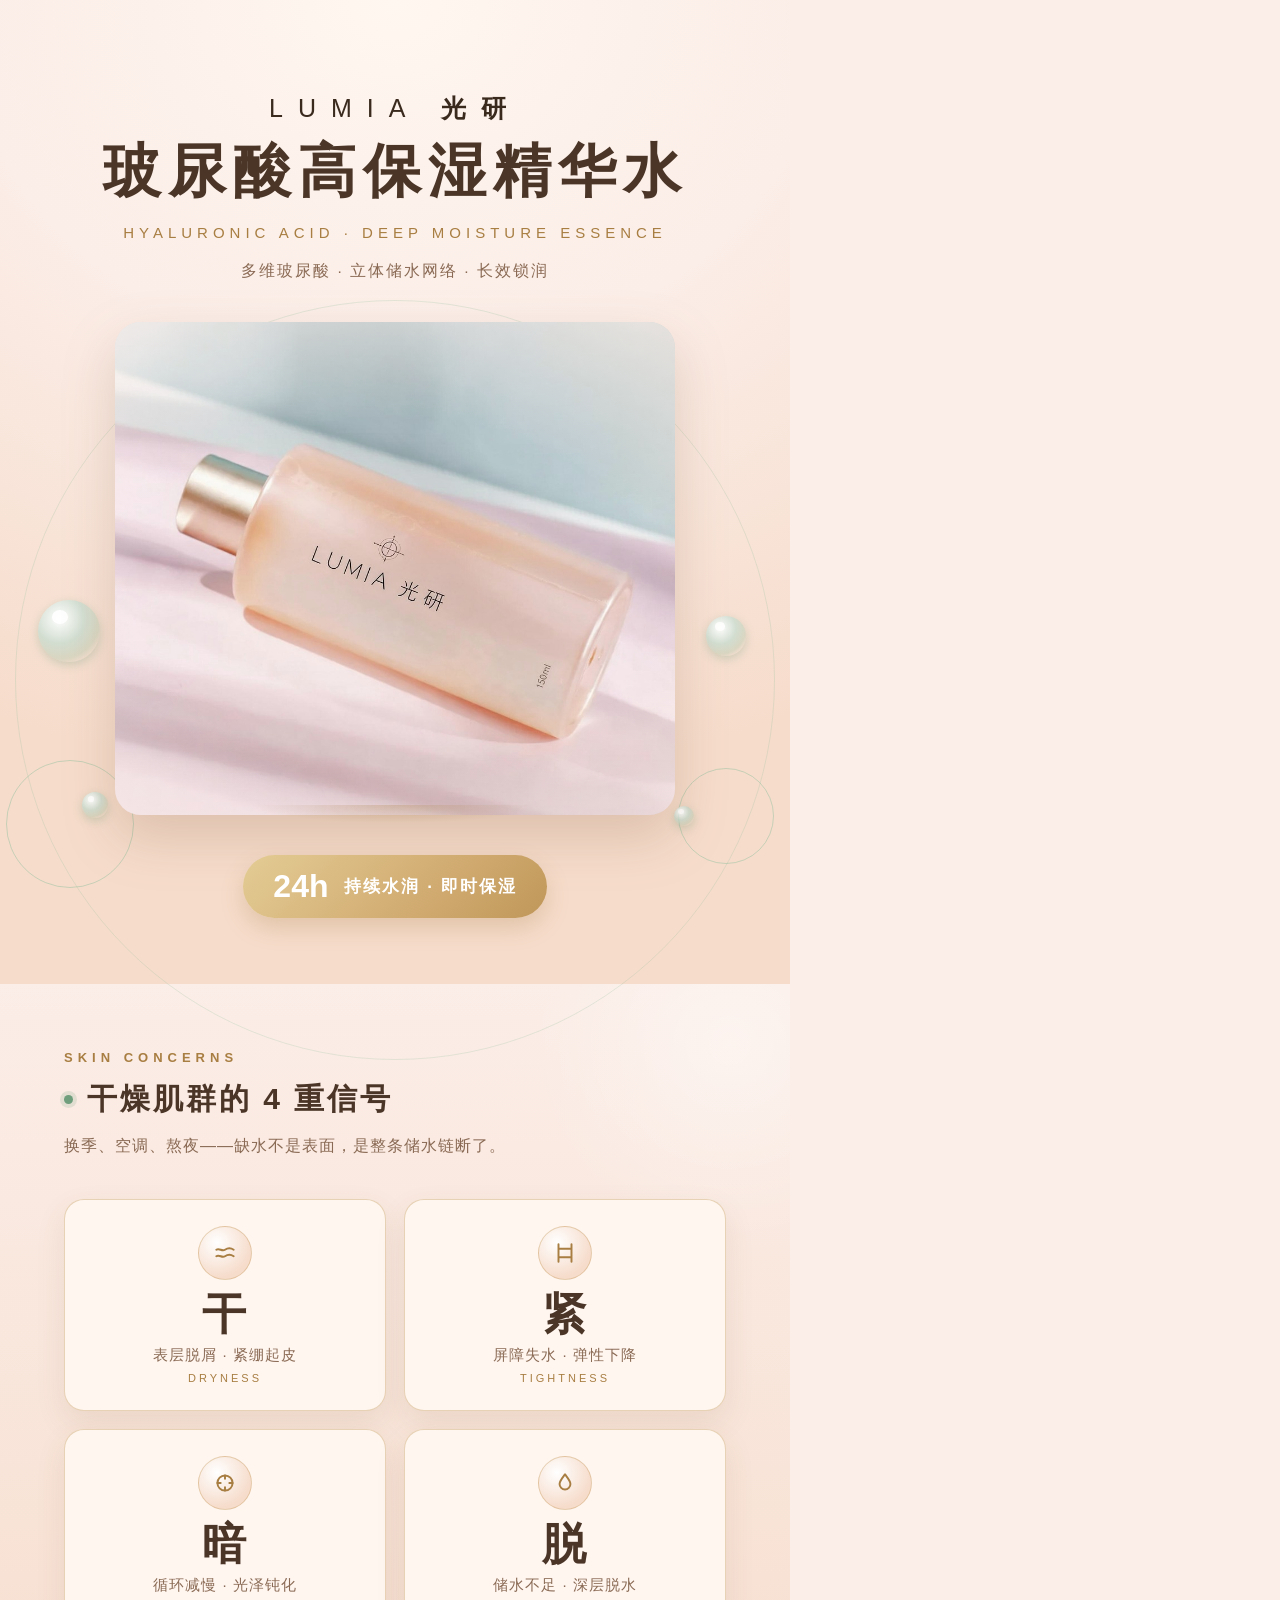
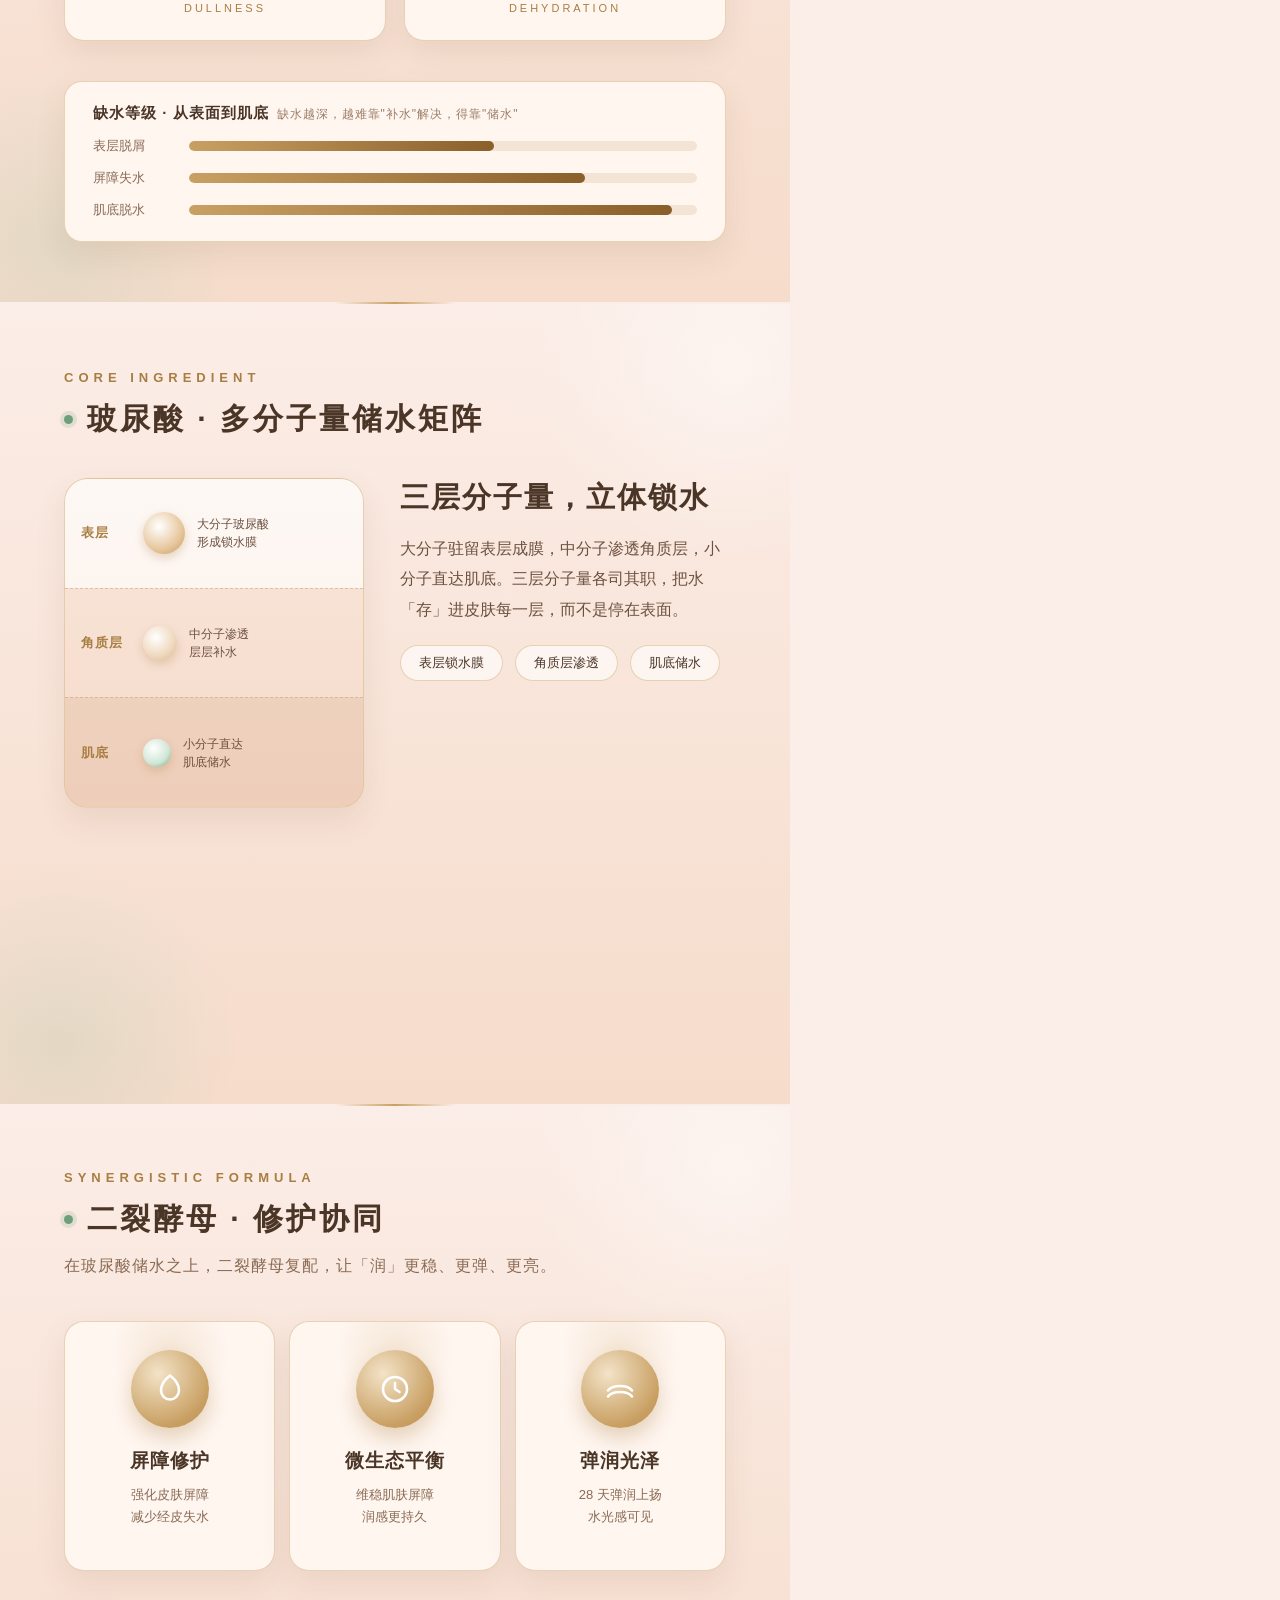
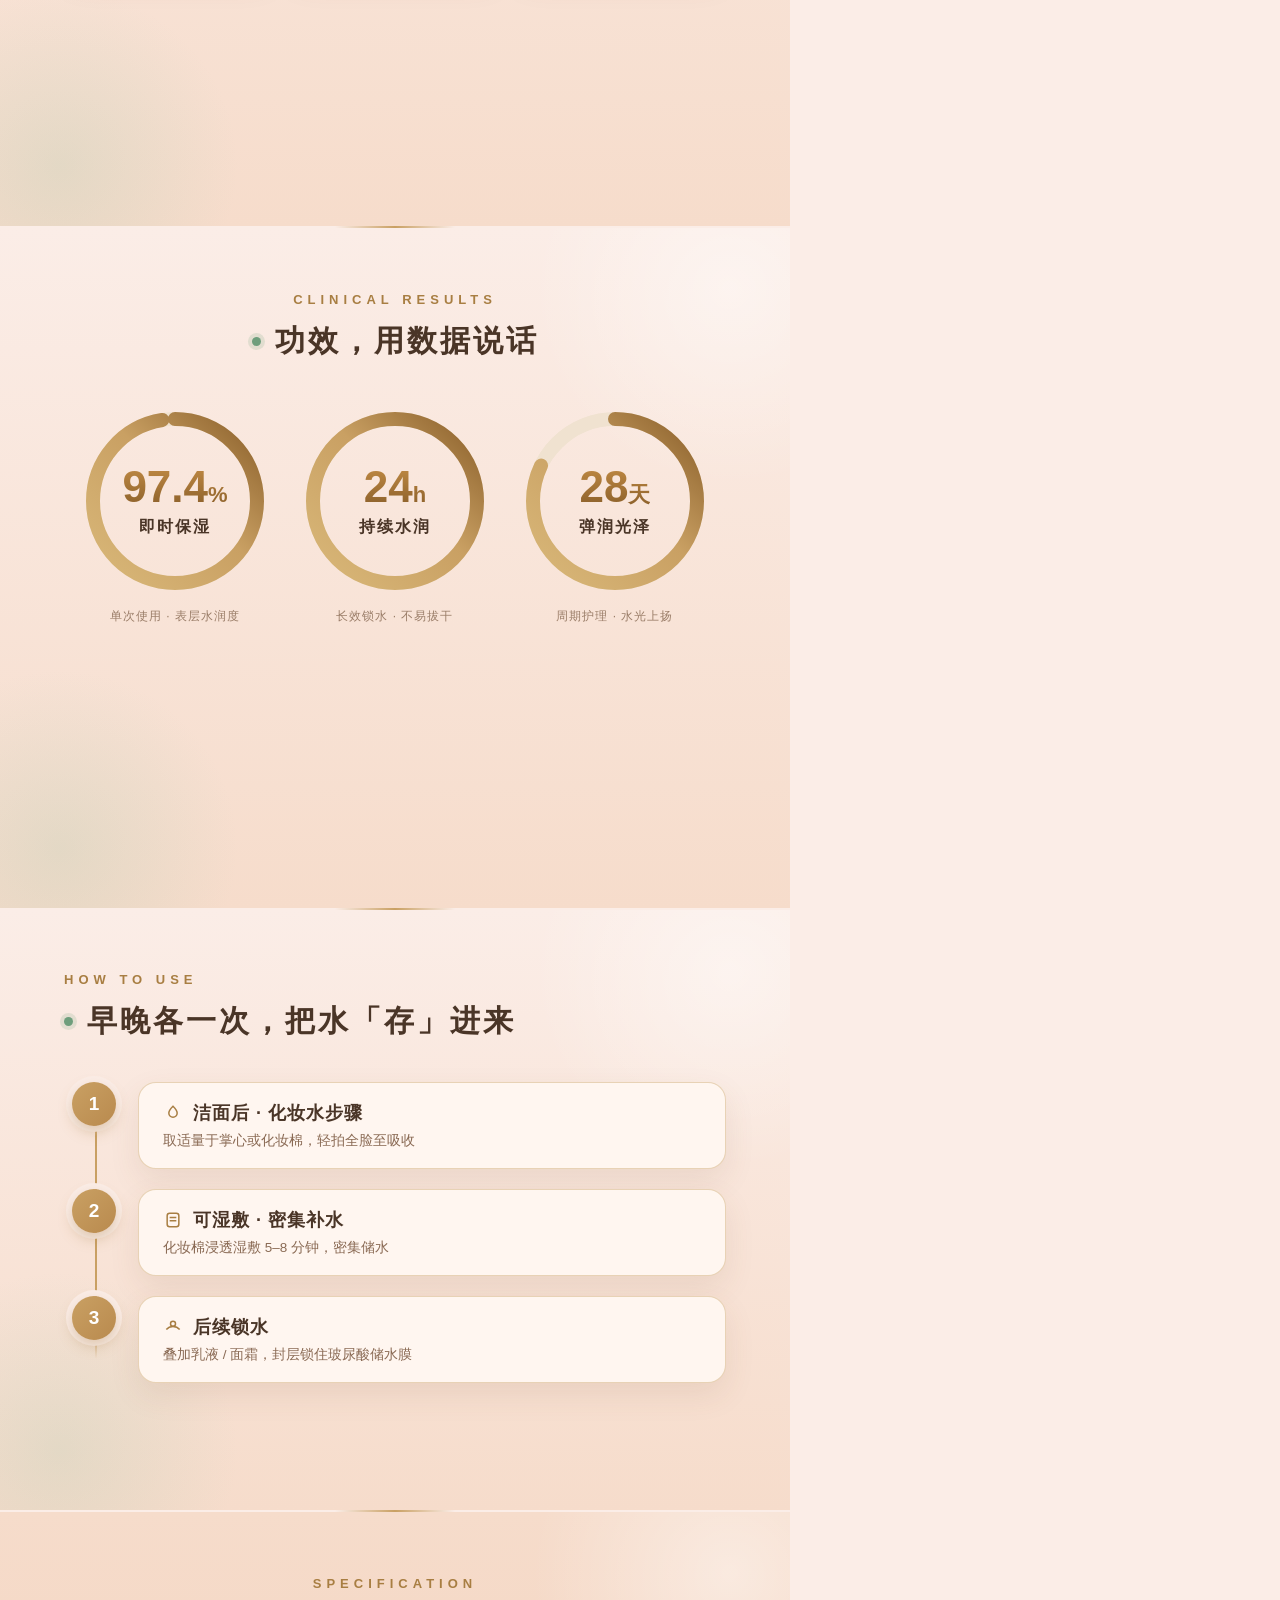
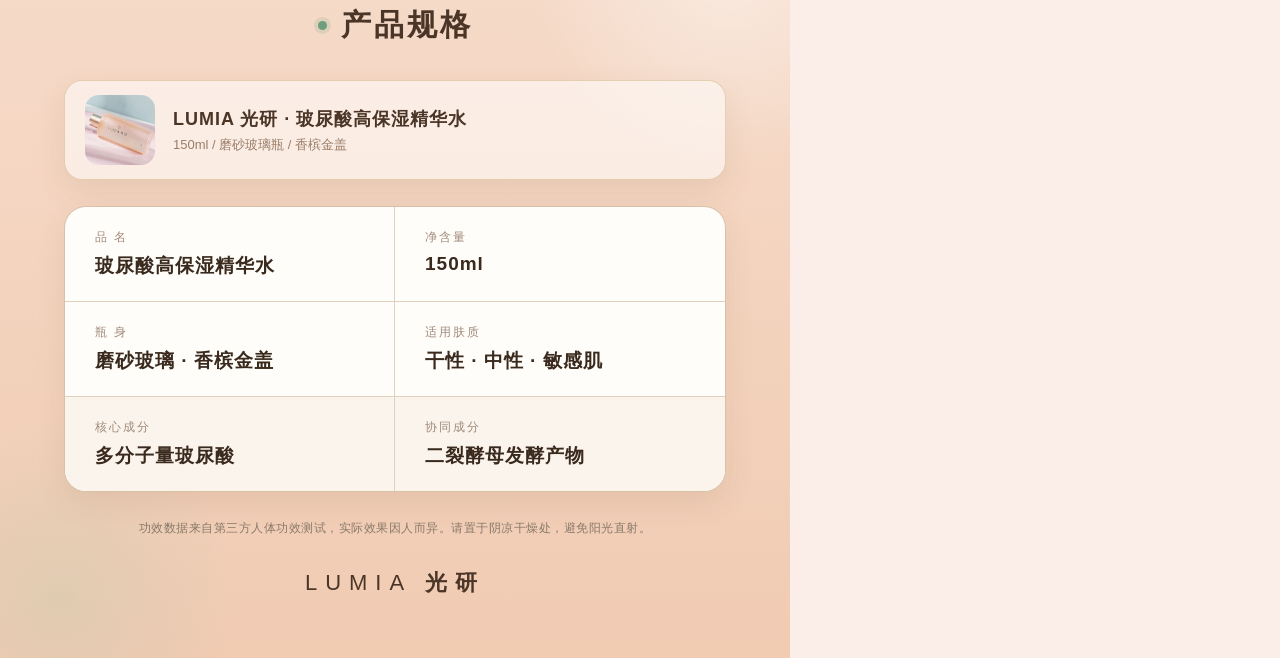
<file: assets/lumia/m2/lumia_m2_detail_v5.html>
<!DOCTYPE html>
<html lang="zh"><head><meta charset="utf-8"><meta name="viewport" content="width=790">
<style>
:root{
  --peach1:#FBEDE7; --peach2:#F6DCCB; --peach3:#F1CBB2;
  --gold:#C9A063; --gold-d:#A87E42; --gold-deep:#B0894E;
  --cocoa:#4A3527; --ink:#3A2A1E; --mint:#9FC6A8; --mint-d:#6E9E7C;
  --card:#FFF6F0; --line:rgba(201,160,99,.42); --line2:#E0D0BE;
  --sh:0 12px 30px rgba(120,80,50,.10);
}
*{margin:0;padding:0;box-sizing:border-box}
body{width:790px;background:var(--peach1);color:var(--ink);
  font-family:"Microsoft YaHei","PingFang SC","Hiragino Sans GB",sans-serif;-webkit-font-smoothing:antialiased}
.page{width:790px}
.sec{width:790px;position:relative;overflow:hidden;background:linear-gradient(180deg,var(--peach1) 0%,var(--peach2) 100%)}
/* 水光纹理：角部柔光 + 薄荷涟漪 */
.sec::before{content:"";position:absolute;top:-140px;right:-140px;width:400px;height:400px;border-radius:50%;
  background:radial-gradient(circle,rgba(255,255,255,.6),transparent 70%);opacity:.7;pointer-events:none}
.sec::after{content:"";position:absolute;bottom:-120px;left:-120px;width:360px;height:360px;border-radius:50%;
  background:radial-gradient(circle,rgba(159,198,168,.22),transparent 70%);pointer-events:none}
.pad{padding:0 64px;position:relative;z-index:2}
.eyebrow{font-size:13px;letter-spacing:5px;color:var(--gold-d);text-transform:uppercase;font-weight:600}
.center{text-align:center}
.divider{width:120px;height:2px;margin:0 auto;background:linear-gradient(90deg,transparent,var(--gold),transparent);position:relative;z-index:2}

/* 装饰水珠 */
.drop{position:absolute;border-radius:50%;z-index:3;pointer-events:none;
  background:radial-gradient(circle at 35% 30%,rgba(255,255,255,.98),rgba(190,220,208,.65) 42%,rgba(140,190,155,.28) 68%,transparent 82%);
  box-shadow:0 3px 10px rgba(110,158,124,.30)}
.drop::after{content:"";position:absolute;left:22%;top:16%;width:26%;height:22%;border-radius:50%;
  background:rgba(255,255,255,.85);filter:blur(.5px)}
.ripple{position:absolute;border-radius:50%;border:1.5px solid rgba(140,190,155,.45);z-index:1;pointer-events:none}

/* S0 首屏 */
.s0{min-height:920px;display:flex;flex-direction:column;align-items:center;padding:92px 0 66px;position:relative;
  background:radial-gradient(120% 80% at 50% 0%,#fff7f0 0%,var(--peach1) 46%,var(--peach2) 100%)}
.s0 .brand{font-size:25px;letter-spacing:15px;font-weight:300;color:var(--ink);margin-bottom:14px;z-index:5}
.s0 .brand b{font-weight:800}
.s0 .pname{font-size:58px;font-weight:800;letter-spacing:7px;color:var(--cocoa);line-height:1.12;z-index:5}
.s0 .pen{font-size:15px;letter-spacing:5px;color:var(--gold-d);margin-top:20px;text-transform:uppercase;font-weight:500;z-index:5}
.s0 .tag{font-size:15.5px;color:#8a6a54;letter-spacing:2px;margin-top:20px;z-index:5}
.s0 .bwrap{margin:40px auto 0;width:560px;position:relative;z-index:4}
.s0 .bwrap img.bottle{width:560px;display:block;border-radius:26px;filter:saturate(.94) drop-shadow(0 22px 26px rgba(120,80,50,.2))}
.s0 .bwrap::before{content:"";position:absolute;inset:0;border-radius:26px;z-index:2;pointer-events:none;
  background:radial-gradient(110% 85% at 50% 55%,transparent 42%,rgba(251,237,231,.6) 76%,var(--peach1) 100%)}
.s0 .bwrap::after{content:"";position:absolute;left:14%;right:14%;bottom:-16px;height:26px;
  background:radial-gradient(50% 100% at 50% 0%,rgba(168,126,66,.34),transparent 70%)}
.s0 .dcap{margin-top:40px;display:inline-flex;align-items:center;gap:16px;border-radius:44px;padding:13px 30px;
  background:linear-gradient(135deg,#E3CC94 0%,#D3AE74 55%,#C0975A 100%);box-shadow:0 10px 22px rgba(168,126,66,.26);z-index:5}
.s0 .dcap .n{font-size:32px;font-weight:800;color:#fff}
.s0 .dcap .t{font-size:17px;color:#fff;letter-spacing:2px;font-weight:600}

/* 小节头 */
.chead{display:flex;align-items:center;gap:14px}
.chead .dot{width:9px;height:9px;border-radius:50%;background:var(--mint-d);box-shadow:0 0 0 4px rgba(110,158,124,.18)}
.chead .t{font-size:30px;font-weight:800;color:var(--cocoa);letter-spacing:3px}
.sub{font-size:16px;color:#8a6a54;letter-spacing:1px;margin-top:12px;line-height:1.8}

/* S1 痛点：图标 + 失水条 */
.s1{min-height:700px;padding:66px 0 60px}
.quad{display:grid;grid-template-columns:1fr 1fr;gap:18px;margin-top:38px}
.qcell{background:var(--card);border:1px solid var(--line);border-radius:20px;padding:26px 22px;text-align:center;box-shadow:var(--sh);position:relative}
.qcell .ic{width:54px;height:54px;margin:0 auto 12px;border-radius:50%;background:radial-gradient(circle at 35% 30%,#fff,var(--peach2) 70%);
  border:1px solid var(--line);display:flex;align-items:center;justify-content:center}
.qcell .ic svg{width:26px;height:26px;stroke:var(--gold-d);fill:none;stroke-width:1.8;stroke-linecap:round;stroke-linejoin:round}
.qcell .big{font-size:44px;font-weight:800;color:var(--cocoa);letter-spacing:2px;line-height:1}
.qcell .lab{font-size:15px;color:#8a6a54;margin-top:10px;letter-spacing:1px}
.qcell .en{font-size:11px;color:var(--gold-d);letter-spacing:3px;margin-top:7px;text-transform:uppercase}
.lossbar{margin-top:40px;background:var(--card);border:1px solid var(--line);border-radius:18px;padding:22px 28px;box-shadow:var(--sh)}
.lossbar .tt{font-size:15px;color:var(--cocoa);font-weight:800;letter-spacing:1px}
.lossbar .tt small{color:#9a7d68;font-weight:500;font-size:12px;margin-left:8px}
.lossrow{display:flex;align-items:center;gap:12px;margin-top:14px}
.lossrow .kk{width:84px;font-size:13px;color:#8a6a54;flex:none}
.lossrow .track{flex:1;height:10px;border-radius:6px;background:#F3E4D6;overflow:hidden}
.lossrow .fill{height:100%;border-radius:6px;background:linear-gradient(90deg,var(--gold),#8a5f2a)}

/* S2 皮肤三层分层图 */
.s2{min-height:800px;padding:66px 0 60px}
.two{display:grid;grid-template-columns:300px 1fr;gap:36px;align-items:start;margin-top:38px}
.skinfig{width:300px;height:330px;border-radius:24px;overflow:hidden;position:relative;
  background:linear-gradient(180deg,#FDF1E9,#F6DCCB);border:1px solid var(--line);box-shadow:var(--sh);display:flex;flex-direction:column}
.sklayer{flex:1;position:relative;display:flex;align-items:center;padding:0 16px;gap:12px}
.sklayer+.sklayer{border-top:1.5px dashed rgba(201,160,99,.5)}
.skl1{background:rgba(255,255,255,.55)}
.skl2{background:rgba(246,220,203,.5)}
.skl3{background:rgba(232,196,172,.55)}
.sklabel{width:50px;font-size:13px;color:var(--gold-d);font-weight:800;letter-spacing:1px;flex:none}
.skmol{border-radius:50%;flex:none;box-shadow:0 4px 10px rgba(168,126,66,.28)}
.skm1{width:42px;height:42px;background:radial-gradient(circle at 38% 34%,#fff,#E7C79E 60%,#C99A55)}
.skm2{width:34px;height:34px;background:radial-gradient(circle at 38% 34%,#fff,#EFD8BE 60%,#D9B48C)}
.skm3{width:28px;height:28px;background:radial-gradient(circle at 38% 34%,#fff,#CFE6D6 60%,var(--mint-d))}
.sknote{font-size:12px;color:#6d5140;line-height:1.5;flex:1}
.ingtxt h3{font-size:29px;font-weight:800;color:var(--cocoa);letter-spacing:2px}
.ingtxt p{font-size:15.5px;color:#6d5140;line-height:1.95;margin-top:16px}
.kws{display:flex;gap:12px;margin-top:20px;flex-wrap:wrap}
.kws span{font-size:13px;color:var(--cocoa);border:1px solid var(--line);border-radius:20px;padding:8px 18px;background:rgba(255,255,255,.6)}

/* S3 协同：图标光晕 + 环背景 */
.s3{min-height:720px;padding:64px 0 58px}
.cols3{display:grid;grid-template-columns:1fr 1fr 1fr;gap:14px;margin-top:40px}
.c3{background:var(--card);border:1px solid var(--line);border-radius:20px;padding:28px 14px 26px;text-align:center;box-shadow:var(--sh);min-height:250px;position:relative;overflow:hidden}
.c3::before{content:"";position:absolute;top:-30px;left:50%;transform:translateX(-50%);width:120px;height:120px;border-radius:50%;
  background:radial-gradient(circle,rgba(201,160,99,.18),transparent 70%)}
.c3 .ic{width:78px;height:78px;border-radius:50%;margin:0 auto;position:relative;
  background:radial-gradient(circle at 35% 30%,#F3E3C8,var(--gold) 70%,#B98A4E);
  display:flex;align-items:center;justify-content:center;box-shadow:0 10px 20px rgba(168,126,66,.32)}
.c3 .ic svg{width:36px;height:36px;stroke:#fff;fill:none;stroke-width:1.7;stroke-linecap:round;stroke-linejoin:round}
.c3 h4{font-size:19px;color:var(--cocoa);font-weight:800;margin-top:20px;letter-spacing:1px}
.c3 p{font-size:13px;color:#8a6a54;margin-top:10px;line-height:1.7}

/* S4 径向数据环 */
.s4{min-height:680px;padding:64px 0 58px}
.rings{display:flex;align-items:center;justify-content:center;gap:30px;margin-top:44px}
.ring{position:relative;width:190px;height:190px}
.ring svg{width:190px;height:190px;transform:rotate(-90deg)}
.ring .bgc{fill:none;stroke:#F0E2D0;stroke-width:14}
.ring .fgc{fill:none;stroke:url(#gg);stroke-width:14;stroke-linecap:round}
.ring .ctr{position:absolute;inset:0;display:flex;flex-direction:column;align-items:center;justify-content:center}
.ring .v{font-size:44px;font-weight:900;line-height:1;background:linear-gradient(180deg,#C08A44,#8a5f2a);-webkit-background-clip:text;background-clip:text;color:transparent}
.ring .v small{font-size:22px;font-weight:800}
.ring .k{font-size:16px;color:var(--cocoa);font-weight:800;margin-top:8px;letter-spacing:2px}
.ringwrap{display:flex;flex-direction:column;align-items:center}
.ringwrap .cap{font-size:12px;color:#9a7d68;margin-top:12px;letter-spacing:1px}

/* S5 时间轴 */
.s5{min-height:600px;padding:62px 0 56px}
.timeline{position:relative;margin:40px 0 0;padding-left:8px}
.timeline::before{content:"";position:absolute;left:31px;top:24px;bottom:24px;width:2px;
  background:linear-gradient(180deg,transparent,var(--gold) 12%,var(--gold) 88%,transparent)}
.tl-item{position:relative;display:flex;align-items:flex-start;gap:22px;margin-bottom:20px}
.tl-item:last-child{margin-bottom:0}
.tl-node{width:44px;height:44px;border-radius:50%;background:linear-gradient(135deg,var(--gold),#B98A4E);color:#fff;
  font-size:19px;font-weight:800;display:flex;align-items:center;justify-content:center;flex:none;z-index:2;
  box-shadow:0 6px 14px rgba(168,126,66,.34),0 0 0 6px var(--peach1)}
.tl-card{flex:1;background:var(--card);border:1px solid var(--line);border-radius:18px;padding:18px 24px;box-shadow:var(--sh)}
.tl-card h4{font-size:18px;color:var(--cocoa);font-weight:800;letter-spacing:1px;display:flex;align-items:center;gap:10px}
.tl-card h4 svg{width:20px;height:20px;stroke:var(--gold-d);fill:none;stroke-width:1.8;flex:none}
.tl-card p{font-size:13.5px;color:#8a6a54;margin-top:7px}

/* S6 规格：产品 chip + 表 */
.s6{min-height:660px;padding:64px 0 60px;background:linear-gradient(180deg,var(--peach2),var(--peach3))}
.pchip{display:flex;align-items:center;gap:18px;background:rgba(255,255,255,.55);border:1px solid var(--line);
  border-radius:18px;padding:14px 20px;margin-top:34px;box-shadow:var(--sh)}
.pchip img{width:70px;height:70px;border-radius:14px;object-fit:cover}
.pchip .pn{font-size:18px;font-weight:800;color:var(--cocoa);letter-spacing:1px}
.pchip .ps{font-size:13px;color:#9a7d68;margin-top:5px}
.spec{display:grid;grid-template-columns:1fr 1fr;margin-top:26px;
  background:#FFFDF9;border:1.5px solid #D8C1A8;border-radius:22px;overflow:hidden;box-shadow:var(--sh)}
.spec .cell{padding:22px 30px;border-bottom:1px solid var(--line2)}
.spec .cell:nth-child(odd){border-right:1px solid var(--line2)}
.spec .cell:nth-child(5),.spec .cell:nth-child(6){border-bottom:none}
.spec .cell:nth-child(n+5){background:#FBF4EC}
.spec .cell .k{font-size:12px;color:#A08A7A;letter-spacing:2px}
.spec .cell .v{font-size:19px;color:var(--ink);font-weight:800;margin-top:7px;letter-spacing:1px}
.foot{text-align:center;margin-top:26px;font-size:12px;color:#8A7A6A;letter-spacing:.5px;line-height:1.8}
.brandend{display:flex;align-items:center;justify-content:center;gap:12px;margin-top:28px}
.brandend .b{font-size:22px;letter-spacing:8px;font-weight:300;color:var(--cocoa)}
.brandend .b b{font-weight:800}
</style></head>
<body>
<svg width="0" height="0" style="position:absolute"><defs>
  <linearGradient id="gg" x1="0" y1="0" x2="1" y2="1">
    <stop offset="0" stop-color="#D9B879"/><stop offset=".55" stop-color="#C9A063"/><stop offset="1" stop-color="#8a5f2a"/>
  </linearGradient>
</defs></svg>
<div class="page">

<!-- S0 -->
<section class="s0">
  <span class="drop" style="width:62px;height:62px;left:38px;top:600px"></span>
  <span class="drop" style="width:40px;height:40px;right:44px;top:616px"></span>
  <span class="drop" style="width:26px;height:26px;left:82px;top:792px"></span>
  <span class="drop" style="width:20px;height:20px;right:96px;top:806px"></span>
  <span class="ripple" style="width:128px;height:128px;left:6px;top:760px"></span>
  <span class="ripple" style="width:96px;height:96px;right:16px;top:768px"></span>
  <span class="ripple" style="width:760px;height:760px;left:15px;top:300px;opacity:.5"></span>
  <div class="brand">LUMIA <b>光研</b></div>
  <div class="pname">玻尿酸高保湿精华水</div>
  <div class="pen">Hyaluronic Acid · Deep Moisture Essence</div>
  <div class="tag">多维玻尿酸 · 立体储水网络 · 长效锁润</div>
  <div class="bwrap"><img class="bottle" src="bottle_wide.jpg"></div>
  <div class="dcap"><span class="n">24h</span><span class="t">持续水润 · 即时保湿</span></div>
</section>

<!-- S1 痛点 -->
<section class="sec s1"><div class="pad">
  <div class="eyebrow">Skin Concerns</div>
  <div class="chead" style="margin-top:14px"><span class="dot"></span><span class="t">干燥肌群的 4 重信号</span></div>
  <div class="sub">换季、空调、熬夜——缺水不是表面，是整条储水链断了。</div>
  <div class="quad">
    <div class="qcell"><div class="ic"><svg viewBox="0 0 24 24"><path d="M4 9c3-2 5 2 8 0s5-2 8 0"/><path d="M4 15c3-2 5 2 8 0s5-2 8 0"/></svg></div><div class="big">干</div><div class="lab">表层脱屑 · 紧绷起皮</div><div class="en">Dryness</div></div>
    <div class="qcell"><div class="ic"><svg viewBox="0 0 24 24"><path d="M6 4v16M18 4v16M6 8h12M6 16h12"/></svg></div><div class="big">紧</div><div class="lab">屏障失水 · 弹性下降</div><div class="en">Tightness</div></div>
    <div class="qcell"><div class="ic"><svg viewBox="0 0 24 24"><circle cx="12" cy="12" r="7"/><path d="M12 5v3M12 16v3M5 12h3M16 12h3"/></svg></div><div class="big">暗</div><div class="lab">循环减慢 · 光泽钝化</div><div class="en">Dullness</div></div>
    <div class="qcell"><div class="ic"><svg viewBox="0 0 24 24"><path d="M12 4c3 4 5 6 5 9a5 5 0 0 1-10 0c0-3 2-5 5-9z"/></svg></div><div class="big">脱</div><div class="lab">储水不足 · 深层脱水</div><div class="en">Dehydration</div></div>
  </div>
  <div class="lossbar">
    <div class="tt">缺水等级 · 从表面到肌底<small>缺水越深，越难靠"补水"解决，得靠"储水"</small></div>
    <div class="lossrow"><span class="kk">表层脱屑</span><div class="track"><div class="fill" style="width:60%"></div></div></div>
    <div class="lossrow"><span class="kk">屏障失水</span><div class="track"><div class="fill" style="width:78%"></div></div></div>
    <div class="lossrow"><span class="kk">肌底脱水</span><div class="track"><div class="fill" style="width:95%"></div></div></div>
  </div>
</div></section>

<div class="divider"></div>

<!-- S2 成分 -->
<section class="sec s2"><div class="pad">
  <div class="eyebrow">Core Ingredient</div>
  <div class="chead" style="margin-top:14px"><span class="dot"></span><span class="t">玻尿酸 · 多分子量储水矩阵</span></div>
  <div class="two">
    <div class="skinfig">
      <div class="sklayer skl1"><span class="sklabel">表层</span><div class="skmol skm1"></div><span class="sknote">大分子玻尿酸<br>形成锁水膜</span></div>
      <div class="sklayer skl2"><span class="sklabel">角质层</span><div class="skmol skm2"></div><span class="sknote">中分子渗透<br>层层补水</span></div>
      <div class="sklayer skl3"><span class="sklabel">肌底</span><div class="skmol skm3"></div><span class="sknote">小分子直达<br>肌底储水</span></div>
    </div>
    <div class="ingtxt">
      <h3>三层分子量，立体锁水</h3>
      <p>大分子驻留表层成膜，中分子渗透角质层，小分子直达肌底。三层分子量各司其职，把水「存」进皮肤每一层，而不是停在表面。</p>
      <div class="kws"><span>表层锁水膜</span><span>角质层渗透</span><span>肌底储水</span></div>
    </div>
  </div>
</div></section>

<div class="divider"></div>

<!-- S3 协同 -->
<section class="sec s3"><div class="pad">
  <div class="eyebrow">Synergistic Formula</div>
  <div class="chead" style="margin-top:14px"><span class="dot"></span><span class="t">二裂酵母 · 修护协同</span></div>
  <div class="sub">在玻尿酸储水之上，二裂酵母复配，让「润」更稳、更弹、更亮。</div>
  <div class="cols3">
    <div class="c3"><div class="ic"><svg viewBox="0 0 24 24"><path d="M12 3c4 3 6 6 6 10a6 6 0 0 1-12 0c0-4 2-7 6-10z"/></svg></div><h4>屏障修护</h4><p>强化皮肤屏障<br>减少经皮失水</p></div>
    <div class="c3"><div class="ic"><svg viewBox="0 0 24 24"><circle cx="12" cy="12" r="8"/><path d="M12 8v4l3 2"/></svg></div><h4>微生态平衡</h4><p>维稳肌肤屏障<br>润感更持久</p></div>
    <div class="c3"><div class="ic"><svg viewBox="0 0 24 24"><path d="M4 13c3-4 13-4 16 0"/><path d="M4 17c3-4 13-4 16 0"/></svg></div><h4>弹润光泽</h4><p>28 天弹润上扬<br>水光感可见</p></div>
  </div>
</div></section>

<div class="divider"></div>

<!-- S4 数据环 -->
<section class="sec s4"><div class="pad">
  <div class="eyebrow center">Clinical Results</div>
  <div class="chead center" style="margin:14px auto 0;justify-content:center"><span class="dot"></span><span class="t">功效，用数据说话</span></div>
  <div class="rings">
    <div class="ringwrap"><div class="ring">
      <svg viewBox="0 0 190 190"><circle class="bgc" cx="95" cy="95" r="82"/><circle class="fgc" cx="95" cy="95" r="82" stroke-dasharray="515.2" stroke-dashoffset="13.6"/></svg>
      <div class="ctr"><div class="v">97.4<small>%</small></div><div class="k">即时保湿</div></div>
    </div><div class="cap">单次使用 · 表层水润度</div></div>
    <div class="ringwrap"><div class="ring">
      <svg viewBox="0 0 190 190"><circle class="bgc" cx="95" cy="95" r="82"/><circle class="fgc" cx="95" cy="95" r="82" stroke-dasharray="515.2" stroke-dashoffset="0"/></svg>
      <div class="ctr"><div class="v">24<small>h</small></div><div class="k">持续水润</div></div>
    </div><div class="cap">长效锁水 · 不易拔干</div></div>
    <div class="ringwrap"><div class="ring">
      <svg viewBox="0 0 190 190"><circle class="bgc" cx="95" cy="95" r="82"/><circle class="fgc" cx="95" cy="95" r="82" stroke-dasharray="515.2" stroke-dashoffset="92.7"/></svg>
      <div class="ctr"><div class="v">28<small>天</small></div><div class="k">弹润光泽</div></div>
    </div><div class="cap">周期护理 · 水光上扬</div></div>
  </div>
</div></section>

<div class="divider"></div>

<!-- S5 时间轴 -->
<section class="sec s5"><div class="pad">
  <div class="eyebrow">How to Use</div>
  <div class="chead" style="margin-top:14px"><span class="dot"></span><span class="t">早晚各一次，把水「存」进来</span></div>
  <div class="timeline">
    <div class="tl-item"><div class="tl-node">1</div><div class="tl-card"><h4><svg viewBox="0 0 24 24"><path d="M12 4c3 3 5 5 5 8a5 5 0 0 1-10 0c0-3 2-5 5-8z"/></svg>洁面后 · 化妆水步骤</h4><p>取适量于掌心或化妆棉，轻拍全脸至吸收</p></div></div>
    <div class="tl-item"><div class="tl-node">2</div><div class="tl-card"><h4><svg viewBox="0 0 24 24"><rect x="5" y="4" width="14" height="16" rx="3"/><path d="M8 9h8M8 13h8"/></svg>可湿敷 · 密集补水</h4><p>化妆棉浸透湿敷 5–8 分钟，密集储水</p></div></div>
    <div class="tl-item"><div class="tl-node">3</div><div class="tl-card"><h4><svg viewBox="0 0 24 24"><path d="M4 15c4-5 12-5 16 0"/><circle cx="12" cy="8" r="3"/></svg>后续锁水</h4><p>叠加乳液 / 面霜，封层锁住玻尿酸储水膜</p></div></div>
  </div>
</div></section>

<div class="divider"></div>

<!-- S6 规格 -->
<section class="sec s6"><div class="pad">
  <div class="eyebrow center">Specification</div>
  <div class="chead center" style="margin:14px auto 0;justify-content:center"><span class="dot"></span><span class="t">产品规格</span></div>
  <div class="pchip"><img src="bottle_wide.jpg"><div><div class="pn">LUMIA 光研 · 玻尿酸高保湿精华水</div><div class="ps">150ml / 磨砂玻璃瓶 / 香槟金盖</div></div></div>
  <div class="spec">
    <div class="cell"><div class="k">品 名</div><div class="v">玻尿酸高保湿精华水</div></div>
    <div class="cell"><div class="k">净含量</div><div class="v">150ml</div></div>
    <div class="cell"><div class="k">瓶 身</div><div class="v">磨砂玻璃 · 香槟金盖</div></div>
    <div class="cell"><div class="k">适用肤质</div><div class="v">干性 · 中性 · 敏感肌</div></div>
    <div class="cell"><div class="k">核心成分</div><div class="v">多分子量玻尿酸</div></div>
    <div class="cell"><div class="k">协同成分</div><div class="v">二裂酵母发酵产物</div></div>
  </div>
  <div class="foot">功效数据来自第三方人体功效测试，实际效果因人而异。请置于阴凉干燥处，避免阳光直射。</div>
  <div class="brandend"><span class="b">LUMIA <b>光研</b></span></div>
</div></section>

</div>
</body></html>
</file>
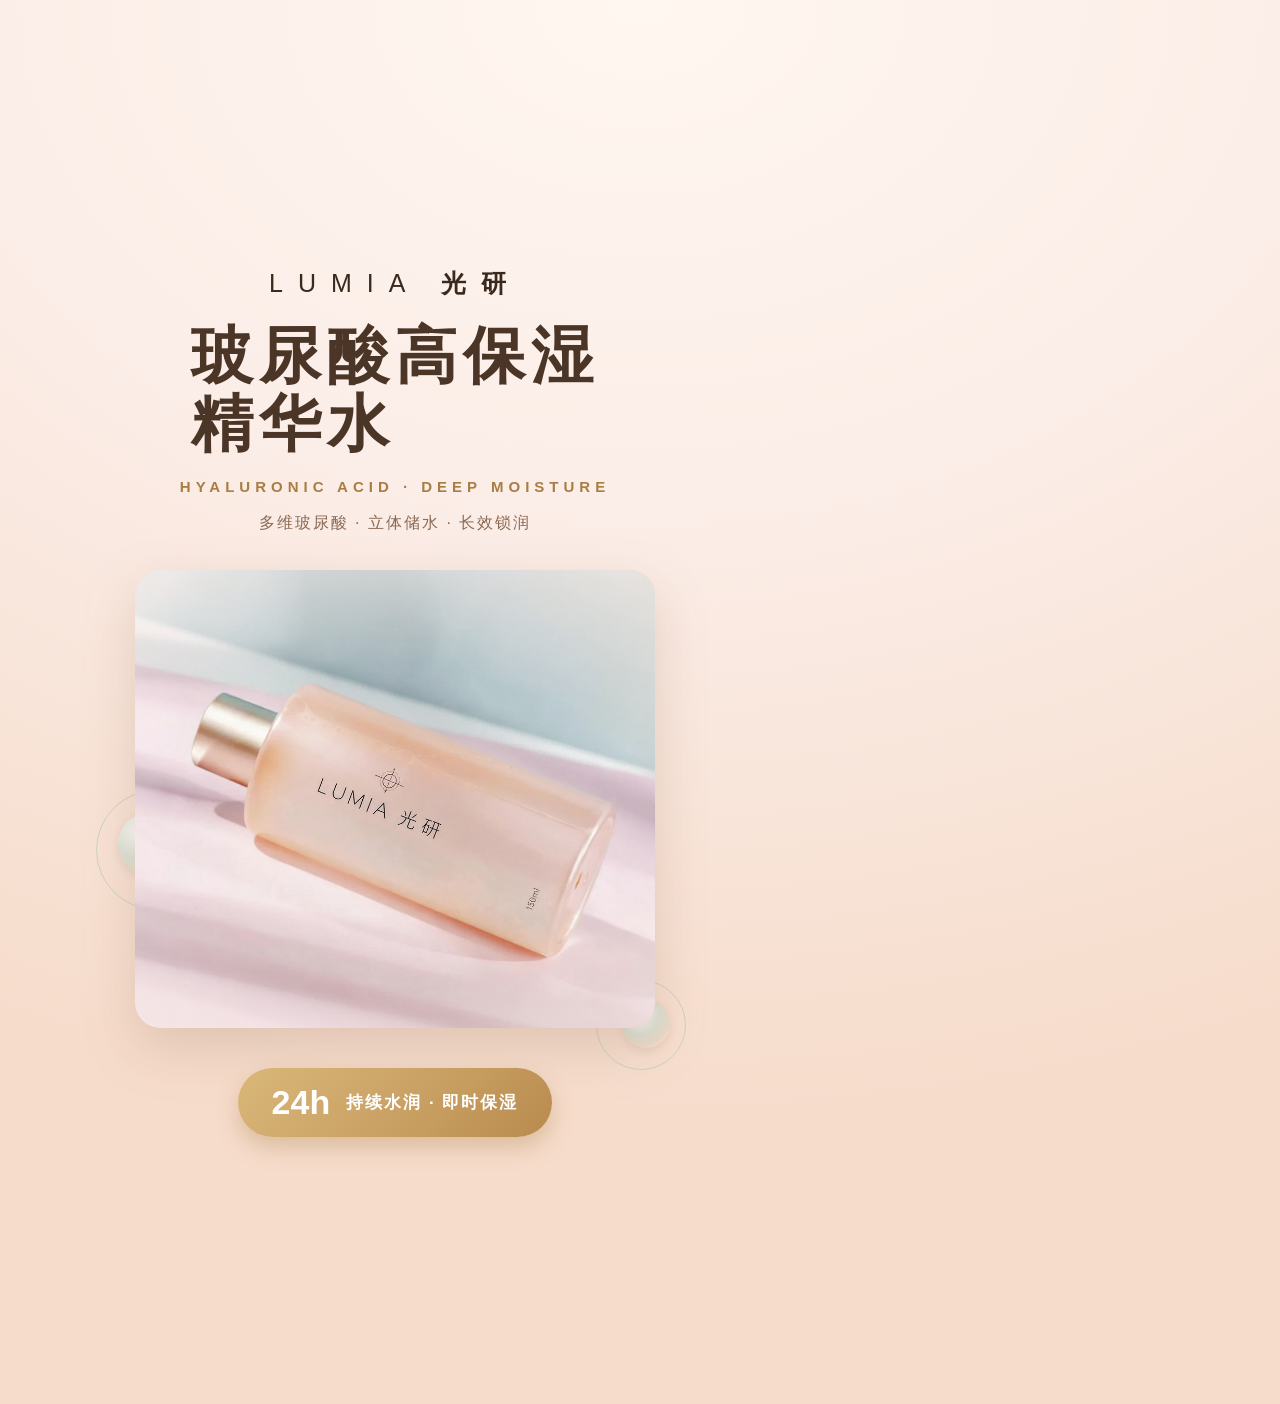
<file: assets/lumia/m2/lumia_m2_hero_v4.html>
<!DOCTYPE html><html lang="zh"><head><meta charset="utf-8"><style>
:root{--peach1:#FBEDE7;--peach2:#F6DCCB;--gold:#C9A063;--gold-d:#A87E42;--cocoa:#4A3527;--ink:#3A2A1E;--mint:#9FC6A8}
*{margin:0;padding:0;box-sizing:border-box}
body{width:790px;min-height:1404px;background:radial-gradient(120% 80% at 50% 0%,#fff7f0 0%,var(--peach1) 46%,var(--peach2) 100%);
  font-family:"Microsoft YaHei","PingFang SC","Hiragino Sans GB",sans-serif;-webkit-font-smoothing:antialiased}
.wrap{width:790px;height:1404px;display:flex;flex-direction:column;align-items:center;justify-content:center;padding:60px 0;position:relative}
.brand{font-size:25px;letter-spacing:15px;font-weight:300;color:var(--ink);z-index:5}
.brand b{font-weight:800}
.pname{font-size:62px;font-weight:800;letter-spacing:6px;color:var(--cocoa);line-height:1.1;margin-top:22px;z-index:5}
.pen{font-size:15px;letter-spacing:5px;color:var(--gold-d);margin-top:20px;text-transform:uppercase;font-weight:600;z-index:5}
.tag{font-size:16px;color:#8a6a54;letter-spacing:2px;margin-top:18px;z-index:5}
.bwrap{margin:36px auto 0;width:520px;position:relative;z-index:4}
.bwrap img{width:520px;display:block;border-radius:26px;filter:saturate(.94) drop-shadow(0 20px 26px rgba(120,80,50,.18))}
.bwrap::before{content:"";position:absolute;inset:0;border-radius:26px;z-index:2;pointer-events:none;
  background:radial-gradient(110% 85% at 50% 55%,transparent 40%,rgba(251,237,231,.6) 74%,var(--peach1) 100%)}
.dcap{margin-top:40px;display:inline-flex;align-items:center;gap:16px;border-radius:44px;padding:15px 34px;
  background:linear-gradient(135deg,#D9B879 0%,var(--gold) 55%,#B98A4E 100%);box-shadow:0 10px 22px rgba(168,126,66,.34);z-index:5}
.dcap .n{font-size:34px;font-weight:800;color:#fff}
.dcap .t{font-size:17px;color:#fff;letter-spacing:2px;font-weight:600}
.drop{position:absolute;border-radius:50%;z-index:3;pointer-events:none;
  background:radial-gradient(circle at 35% 30%,rgba(255,255,255,.95),rgba(200,225,215,.55) 45%,rgba(159,198,168,.15) 70%,transparent 78%);
  box-shadow:0 3px 8px rgba(120,90,60,.12)}
.d1{width:64px;height:64px;left:118px;top:812px}
.d2{width:38px;height:38px;right:150px;top:770px}
.d3{width:26px;height:26px;left:180px;top:980px}
.d4{width:48px;height:48px;right:120px;top:1000px}
.ripple{position:absolute;border-radius:50%;border:1.5px solid rgba(159,198,168,.5);z-index:2;pointer-events:none}
.r1{width:120px;height:120px;left:96px;top:790px}
.r2{width:90px;height:90px;right:104px;top:980px}
</style></head><body><div class="wrap">
  <span class="drop d1"></span><span class="drop d2"></span><span class="drop d3"></span><span class="drop d4"></span>
  <span class="ripple r1"></span><span class="ripple r2"></span>
  <div class="brand">LUMIA <b>光研</b></div>
  <div class="pname">玻尿酸高保湿<br>精华水</div>
  <div class="pen">Hyaluronic Acid · Deep Moisture</div>
  <div class="tag">多维玻尿酸 · 立体储水 · 长效锁润</div>
  <div class="bwrap"><img src="bottle_wide.jpg"></div>
  <div class="dcap"><span class="n">24h</span><span class="t">持续水润 · 即时保湿</span></div>
</div></body></html>
</file>
<file: assets/styles.css>
/* ===== AIGC 作品集 · 样式 ===== */
:root{
  --bg:#08090d;
  --bg-soft:#0d0f16;
  --panel:#11141d;
  --panel-2:#151926;
  --line:rgba(255,255,255,.08);
  --line-strong:rgba(255,255,255,.16);
  --text:#eef1f7;
  --muted:#8c93a6;
  --muted-2:#666d80;
  --accent:#5b7cfa;
  --accent-2:#a45bda;
  --accent-3:#2fbfa0;
  --grad:linear-gradient(120deg,#5b7cfa 0%,#a45bda 55%,#2fbfa0 100%);
  --radius:18px;
  --radius-sm:12px;
  --max:1180px;
  --ease:cubic-bezier(.22,.61,.36,1);
}
*{box-sizing:border-box}
html{scroll-behavior:smooth}
body{
  margin:0;background:var(--bg);color:var(--text);
  font-family:"PingFang SC","Hiragino Sans GB","Microsoft YaHei","Noto Sans SC",system-ui,-apple-system,sans-serif;
  line-height:1.75;-webkit-font-smoothing:antialiased;overflow-x:hidden;
}
img{max-width:100%;display:block}
a{color:inherit;text-decoration:none}
::selection{background:rgba(91,124,250,.35)}
.mono{font-family:ui-monospace,SFMono-Regular,Menlo,Consolas,monospace}

/* 背景光斑 */
.glow{position:fixed;inset:0;pointer-events:none;z-index:0;overflow:hidden}
.glow span{position:absolute;border-radius:50%;filter:blur(120px);opacity:.5}
.glow .g1{width:620px;height:620px;left:-180px;top:-160px;background:rgba(91,124,250,.30)}
.glow .g2{width:560px;height:560px;right:-160px;top:120px;background:rgba(164,91,218,.24)}
.glow .g3{width:520px;height:520px;left:40%;top:60%;background:rgba(47,191,160,.14)}

/* 导航 */
.nav{
  position:fixed;top:0;left:0;right:0;z-index:50;
  backdrop-filter:blur(18px);-webkit-backdrop-filter:blur(18px);
  background:rgba(8,9,13,.55);border-bottom:1px solid transparent;
  transition:border-color .3s var(--ease),background .3s var(--ease);
}
.nav.scrolled{border-bottom-color:var(--line);background:rgba(8,9,13,.82)}
.nav-inner{
  max-width:var(--max);margin:0 auto;padding:16px 28px;
  display:flex;align-items:center;justify-content:space-between;gap:24px;
}
.brand{display:flex;align-items:center;gap:12px;font-weight:700;letter-spacing:.02em}
.brand .dot{width:10px;height:10px;border-radius:50%;background:var(--grad);box-shadow:0 0 18px rgba(91,124,250,.8)}
.brand small{display:block;font-weight:400;font-size:11px;color:var(--muted-2);letter-spacing:.18em;text-transform:uppercase}
.nav-links{display:flex;align-items:center;gap:6px}
.nav-links a{
  padding:8px 14px;border-radius:999px;font-size:14px;color:var(--muted);
  transition:color .25s var(--ease),background .25s var(--ease);
}
.nav-links a:hover,.nav-links a.active{color:var(--text);background:rgba(255,255,255,.06)}
.nav-cta{
  padding:9px 18px;border-radius:999px;font-size:14px;font-weight:600;
  background:var(--grad);color:#08090d;transition:transform .25s var(--ease),box-shadow .25s var(--ease);
  box-shadow:0 6px 24px rgba(91,124,250,.28);
}
.nav-cta:hover{transform:translateY(-1px);box-shadow:0 10px 32px rgba(91,124,250,.42)}
.nav-toggle{display:none;background:none;border:1px solid var(--line);color:var(--text);border-radius:10px;padding:8px 10px;cursor:pointer}

/* 布局 */
.wrap{position:relative;z-index:1}
.container{max-width:var(--max);margin:0 auto;padding:0 28px}
section{padding:110px 0;position:relative}
.sec-head{display:flex;align-items:flex-end;justify-content:space-between;gap:24px;margin-bottom:52px;flex-wrap:wrap}
.sec-label{display:flex;align-items:center;gap:12px;font-size:12px;letter-spacing:.24em;text-transform:uppercase;color:var(--muted-2);margin-bottom:14px}
.sec-label::before{content:"";width:26px;height:1px;background:var(--line-strong)}
h2.sec-title{font-size:clamp(28px,3.6vw,44px);line-height:1.2;margin:0;font-weight:700;letter-spacing:-.01em}
.sec-desc{color:var(--muted);max-width:520px;font-size:15px;margin:0}

/* HERO */
.hero{padding:190px 0 120px;position:relative;overflow:hidden}
.hero::after{
  content:"";position:absolute;inset:0;z-index:0;pointer-events:none;
  background-image:linear-gradient(rgba(255,255,255,.028) 1px,transparent 1px),linear-gradient(90deg,rgba(255,255,255,.028) 1px,transparent 1px);
  background-size:64px 64px;
  mask-image:radial-gradient(ellipse 80% 60% at 50% 30%,#000 20%,transparent 78%);
  -webkit-mask-image:radial-gradient(ellipse 80% 60% at 50% 30%,#000 20%,transparent 78%);
}
.hero .container{position:relative;z-index:2}
.hero-tag{
  display:inline-flex;align-items:center;gap:9px;padding:7px 15px;border-radius:999px;
  border:1px solid var(--line-strong);background:rgba(255,255,255,.03);
  font-size:12.5px;color:var(--muted);letter-spacing:.06em;margin-bottom:30px;
}
.hero-tag i{width:6px;height:6px;border-radius:50%;background:var(--accent-3);box-shadow:0 0 10px var(--accent-3);font-style:normal}
.hero h1{
  font-size:clamp(38px,6.6vw,82px);line-height:1.06;margin:0 0 26px;
  font-weight:800;letter-spacing:-.03em;
}
.hero h1 .grad{background:var(--grad);-webkit-background-clip:text;background-clip:text;color:transparent}
.hero-sub{font-size:clamp(15px,1.6vw,18px);color:var(--muted);max-width:640px;margin:0 0 40px}
.hero-actions{display:flex;gap:14px;flex-wrap:wrap;align-items:center}
.btn{
  display:inline-flex;align-items:center;gap:9px;padding:14px 26px;border-radius:999px;
  font-size:15px;font-weight:600;transition:all .28s var(--ease);border:1px solid transparent;cursor:pointer;
}
.btn-primary{background:var(--grad);color:#08090d;box-shadow:0 10px 34px rgba(91,124,250,.3)}
.btn-primary:hover{transform:translateY(-2px);box-shadow:0 16px 44px rgba(91,124,250,.44)}
.btn-ghost{border-color:var(--line-strong);color:var(--text);background:rgba(255,255,255,.02)}
.btn-ghost:hover{background:rgba(255,255,255,.07);border-color:rgba(255,255,255,.28)}
.hero-stats{display:flex;gap:56px;margin-top:72px;flex-wrap:wrap}
.stat b{display:block;font-size:clamp(26px,3vw,38px);font-weight:800;letter-spacing:-.02em;background:var(--grad);-webkit-background-clip:text;background-clip:text;color:transparent}
.stat span{font-size:13px;color:var(--muted-2);letter-spacing:.1em}

/* ABOUT */
.about-grid{display:grid;grid-template-columns:0.9fr 1.1fr;gap:64px;align-items:center}
.about-photo{
  border-radius:24px;overflow:hidden;border:1px solid var(--line);
  background:var(--panel);aspect-ratio:1/1;position:relative;
}
.about-photo img{width:100%;height:100%;object-fit:cover}
.about-photo::after{content:"";position:absolute;inset:0;box-shadow:inset 0 0 90px rgba(0,0,0,.5);pointer-events:none}
.about-text h3{font-size:clamp(22px,2.4vw,30px);margin:0 0 20px;line-height:1.35;font-weight:700}
.about-text p{color:var(--muted);margin:0 0 18px;font-size:15.5px}
.about-meta{display:flex;gap:14px;flex-wrap:wrap;margin-top:28px}
.chip{
  display:inline-flex;align-items:center;gap:7px;padding:8px 15px;border-radius:999px;
  border:1px solid var(--line);background:rgba(255,255,255,.025);font-size:13px;color:var(--muted);
  transition:all .25s var(--ease);
}
.chip:hover{border-color:rgba(91,124,250,.5);color:var(--text);background:rgba(91,124,250,.08)}

/* FOCUS */
.focus-tags{display:flex;flex-wrap:wrap;gap:14px}
.focus-tags .chip{font-size:14px;padding:11px 20px}

/* TOOLS */
.tools-grid{display:grid;grid-template-columns:repeat(2,1fr);gap:22px}
.tool-card{
  border:1px solid var(--line);border-radius:var(--radius);background:linear-gradient(160deg,var(--panel),var(--bg-soft));
  padding:30px 30px 26px;transition:all .3s var(--ease);position:relative;overflow:hidden;
}
.tool-card::before{
  content:"";position:absolute;top:0;left:0;right:0;height:1px;
  background:linear-gradient(90deg,transparent,rgba(91,124,250,.6),transparent);opacity:0;transition:opacity .3s;
}
.tool-card:hover{border-color:var(--line-strong);transform:translateY(-3px);background:linear-gradient(160deg,var(--panel-2),var(--bg-soft))}
.tool-card:hover::before{opacity:1}
.tool-head{display:flex;align-items:center;justify-content:space-between;margin-bottom:20px}
.tool-head h4{margin:0;font-size:16px;display:flex;align-items:center;gap:10px;font-weight:600}
.tool-head .ico{font-size:19px;line-height:1}
.tool-head .lv{font-size:11px;color:var(--muted-2);letter-spacing:.14em;text-transform:uppercase}
.tool-list{display:flex;flex-wrap:wrap;gap:9px;margin-bottom:22px}
.tool-list span{
  font-size:12.5px;padding:6px 12px;border-radius:8px;
  background:rgba(255,255,255,.045);border:1px solid var(--line);color:#c7ccdb;
}
.bar{height:4px;border-radius:99px;background:rgba(255,255,255,.07);overflow:hidden}
.bar i{display:block;height:100%;border-radius:99px;background:var(--grad);width:0;transition:width 1.1s var(--ease)}

/* WORKS */
.works-list{display:flex;flex-direction:column;gap:34px}
.work{
  display:grid;grid-template-columns:1.08fr 1fr;gap:0;
  border:1px solid var(--line);border-radius:22px;overflow:hidden;background:var(--panel);
  transition:all .35s var(--ease);
}
.work:hover{border-color:var(--line-strong);transform:translateY(-4px);box-shadow:0 26px 60px rgba(0,0,0,.5)}
.work:nth-child(even){grid-template-columns:1fr 1.08fr}
.work:nth-child(even) .work-media{order:2}
.work-media{position:relative;overflow:hidden;min-height:320px;background:var(--panel-2)}
.work-media img{width:100%;height:100%;object-fit:cover;transition:transform .8s var(--ease)}
.work:hover .work-media img{transform:scale(1.045)}
.work-media .badge{
  position:absolute;top:18px;left:18px;padding:6px 12px;border-radius:999px;
  background:rgba(8,9,13,.72);backdrop-filter:blur(10px);border:1px solid var(--line-strong);
  font-size:11px;letter-spacing:.16em;color:#dfe3ee;
}
.work-body{padding:38px 40px;display:flex;flex-direction:column;justify-content:center}
.work-kicker{font-size:11.5px;letter-spacing:.2em;color:var(--accent-3);text-transform:uppercase;margin-bottom:14px}
.work-body h3{font-size:clamp(20px,2.2vw,27px);margin:0 0 14px;line-height:1.35;font-weight:700}
.work-body p{color:var(--muted);font-size:14.5px;margin:0 0 22px}
.work-tags{display:flex;flex-wrap:wrap;gap:8px;margin-bottom:24px}
.work-tags span{font-size:11.5px;padding:5px 11px;border-radius:7px;background:rgba(91,124,250,.1);border:1px solid rgba(91,124,250,.22);color:#a9b8f5}
.process{display:flex;flex-direction:column;gap:9px;border-top:1px solid var(--line);padding-top:20px}
.process li{display:flex;gap:12px;font-size:13px;color:var(--muted);list-style:none;align-items:baseline}
.process li b{color:var(--muted-2);font-weight:500;font-size:11px;letter-spacing:.1em;min-width:64px;font-family:ui-monospace,monospace}
.process li span{color:#b9c0d0}

/* SNIPPETS */
.snip-grid{display:grid;grid-template-columns:repeat(4,1fr);gap:16px}
.snip{
  position:relative;border-radius:14px;overflow:hidden;border:1px solid var(--line);
  aspect-ratio:1/1;background:var(--panel-2);cursor:pointer;
}
.snip img{width:100%;height:100%;object-fit:cover;transition:transform .6s var(--ease),filter .4s}
.snip:hover img{transform:scale(1.07)}
.snip .cap{
  position:absolute;left:0;right:0;bottom:0;padding:26px 14px 12px;
  background:linear-gradient(transparent,rgba(6,7,11,.9));
  font-size:12.5px;color:#dfe3ee;letter-spacing:.04em;
  opacity:.9;transition:opacity .3s;
}
.snip:hover .cap{opacity:1}

/* WORK GALLERY + NOTE（板块过程图与设计备注） */
.work-gallery{
  display:grid;grid-template-columns:repeat(2,1fr);gap:10px;
  margin-top:18px;
}
.work-gal-item{
  position:relative;margin:0;border-radius:12px;overflow:hidden;
  border:1px solid var(--line);background:var(--panel-2);cursor:zoom-in;
  aspect-ratio:4/3;
}
.work-gal-item img{
  width:100%;height:100%;object-fit:cover;display:block;
  transition:transform .6s var(--ease);
}
.work-gal-item:hover img{transform:scale(1.06)}
.work-gal-item figcaption{
  position:absolute;left:0;right:0;bottom:0;padding:22px 10px 8px;
  background:linear-gradient(transparent,rgba(6,7,11,.9));
  font-size:11.5px;color:#dfe3ee;letter-spacing:.03em;
}
.work-note{
  margin-top:16px;padding:14px 16px;border-radius:12px;
  border-left:3px solid var(--accent);
  background:linear-gradient(160deg,rgba(91,124,250,.10),rgba(164,91,218,.06));
  display:flex;gap:10px;align-items:flex-start;
}
.work-note b{
  flex:none;font-size:11px;letter-spacing:.14em;color:var(--accent);
  padding-top:2px;white-space:nowrap;
}
.work-note span{font-size:13px;line-height:1.7;color:#c9cfde}
@media (max-width:760px){
  .work-gallery{grid-template-columns:repeat(2,1fr);gap:8px}
  .work-gal-item figcaption{font-size:10.5px;padding:18px 8px 6px}
}

/* SERVICES */
.svc-grid{display:grid;grid-template-columns:repeat(3,1fr);gap:22px}
.svc{
  border:1px solid var(--line);border-radius:var(--radius);padding:34px 30px;
  background:linear-gradient(170deg,var(--panel),var(--bg-soft));
  transition:all .3s var(--ease);
}
.svc:hover{border-color:rgba(91,124,250,.4);transform:translateY(-4px);box-shadow:0 20px 50px rgba(0,0,0,.42)}
.svc .num{font-size:12px;color:var(--muted-2);letter-spacing:.2em;font-family:ui-monospace,monospace;margin-bottom:20px}
.svc h4{margin:0 0 12px;font-size:18px;font-weight:650}
.svc p{margin:0;color:var(--muted);font-size:14px}
.svc ul{margin:16px 0 0;padding:0;list-style:none;display:flex;flex-direction:column;gap:7px}
.svc li{font-size:13px;color:#b3bacb;padding-left:16px;position:relative}
.svc li::before{content:"";position:absolute;left:0;top:.66em;width:5px;height:5px;border-radius:50%;background:var(--accent)}

/* CONTACT */
.contact{
  border:1px solid var(--line);border-radius:26px;padding:64px 56px;
  background:
    radial-gradient(900px 380px at 12% 0%,rgba(91,124,250,.16),transparent 62%),
    radial-gradient(700px 380px at 92% 100%,rgba(164,91,218,.14),transparent 62%),
    var(--panel);
  display:grid;grid-template-columns:1.2fr .8fr;gap:56px;align-items:center;
}
.contact h2{font-size:clamp(26px,3.4vw,42px);margin:0 0 18px;line-height:1.22;font-weight:750;letter-spacing:-.02em}
.contact p{color:var(--muted);margin:0 0 30px;font-size:15.5px}
.contact-list{display:flex;flex-direction:column;gap:14px}
.contact-item{
  display:flex;align-items:center;gap:14px;padding:15px 18px;border-radius:14px;
  border:1px solid var(--line);background:rgba(255,255,255,.025);transition:all .25s var(--ease);
}
.contact-item:hover{border-color:rgba(91,124,250,.45);background:rgba(91,124,250,.07);transform:translateX(3px)}
.contact-item .k{font-size:11px;letter-spacing:.16em;color:var(--muted-2);text-transform:uppercase;min-width:52px}
.contact-item .v{font-size:14.5px;color:#dfe3ee}

/* FOOTER */
footer{border-top:1px solid var(--line);padding:34px 0 44px;color:var(--muted-2);font-size:13px}
.foot-inner{display:flex;justify-content:space-between;gap:18px;flex-wrap:wrap;align-items:center}
.foot-inner .mono{letter-spacing:.08em}

/* 滚动渐显 */
/* 渐进增强：默认全部可见；仅在 html.anim 时启用滚动渐显，避免 IO 失效导致整页空白 */
.reveal{opacity:1;transform:none}
.anim .reveal{opacity:0;transform:translateY(26px);transition:opacity .8s var(--ease),transform .8s var(--ease)}
.anim .reveal.in{opacity:1;transform:none}

/* 灯箱 */
.lightbox{
  position:fixed;inset:0;z-index:100;background:rgba(4,5,8,.94);
  display:none;align-items:center;justify-content:center;padding:40px;cursor:zoom-out;
  backdrop-filter:blur(8px);
}
.lightbox.open{display:flex}
.lightbox img{max-width:min(1100px,92vw);max-height:88vh;border-radius:14px;border:1px solid var(--line-strong);box-shadow:0 30px 90px rgba(0,0,0,.7)}
.lightbox .close{position:absolute;top:26px;right:30px;font-size:26px;color:#fff;opacity:.7;cursor:pointer;line-height:1}
.lightbox .close:hover{opacity:1}

/* 响应式 */
@media (max-width:980px){
  .about-grid{grid-template-columns:1fr;gap:38px}
  .about-photo{max-width:420px}
  .tools-grid{grid-template-columns:1fr}
  .work,.work:nth-child(even){grid-template-columns:1fr}
  .work:nth-child(even) .work-media{order:0}
  .work-media{min-height:260px;aspect-ratio:16/10}
  .snip-grid{grid-template-columns:repeat(2,1fr)}
  .svc-grid{grid-template-columns:1fr}
  .contact{grid-template-columns:1fr;gap:38px;padding:44px 30px}
  section{padding:82px 0}
  .hero{padding:150px 0 90px}
  .hero-stats{gap:34px;margin-top:56px}
}
@media (max-width:720px){
  .container{padding:0 20px}
  .nav-inner{padding:14px 20px}
  .nav-links{
    position:fixed;top:64px;left:16px;right:16px;flex-direction:column;align-items:stretch;
    background:rgba(11,13,19,.97);border:1px solid var(--line);border-radius:16px;padding:12px;
    display:none;box-shadow:0 24px 60px rgba(0,0,0,.6);
  }
  .nav-links.open{display:flex}
  .nav-links a{padding:12px 14px}
  .nav-toggle{display:block}
  .work-body{padding:28px 24px}
  .hero h1{letter-spacing:-.02em}
}
@media (prefers-reduced-motion:reduce){
  *{animation:none!important;transition:none!important}
  .reveal{opacity:1;transform:none}
}

/* QA / 截图用：?noanim 强制无动画 */
.noanim .reveal,.noanim .reveal.in{opacity:1!important;transform:none!important;transition:none!important}
.noanim *{animation:none!important}

/* ===== 首屏精选轮播 ===== */
.carousel{position:relative}
.stage{
  position:relative;aspect-ratio:16/9;border-radius:22px;overflow:hidden;
  border:1px solid var(--line);background:var(--panel-2);
  box-shadow:0 26px 70px rgba(0,0,0,.45);
}
.slide{position:absolute;inset:0;opacity:0;transition:opacity .7s var(--ease);pointer-events:none}
.slide.active{opacity:1;pointer-events:auto}
.slide img,.slide video{width:100%;height:100%;object-fit:cover;display:block}
.slide-cap{
  position:absolute;left:0;right:0;bottom:0;padding:96px 34px 30px;
  background:linear-gradient(transparent 5%,rgba(6,7,11,.86) 55%,rgba(6,7,11,.94));
}
.slide-tag{
  display:inline-block;font-size:11px;letter-spacing:.18em;text-transform:uppercase;
  color:var(--accent-3);margin-bottom:10px;
}
.slide-cap h3{margin:0 0 8px;font-size:clamp(18px,2.1vw,26px);font-weight:700;line-height:1.35}
.slide-cap p{margin:0;font-size:14px;color:#b9c0d0;max-width:660px}

.car-btn{
  position:absolute;top:50%;transform:translateY(-50%);z-index:3;
  width:46px;height:46px;border-radius:50%;display:grid;place-items:center;
  border:1px solid var(--line-strong);background:rgba(8,9,13,.5);
  backdrop-filter:blur(10px);-webkit-backdrop-filter:blur(10px);
  color:#fff;font-size:24px;line-height:1;cursor:pointer;
  transition:background .25s var(--ease),border-color .25s var(--ease),transform .25s var(--ease);
}
.car-btn:hover{background:rgba(91,124,250,.28);border-color:rgba(91,124,250,.62)}
.car-btn:active{transform:translateY(-50%) scale(.94)}
.car-btn.prev{left:18px}
.car-btn.next{right:18px}

.car-count{
  position:absolute;top:18px;right:20px;z-index:3;
  font-size:11.5px;letter-spacing:.14em;color:#dfe3ee;
  background:rgba(8,9,13,.55);border:1px solid var(--line);border-radius:999px;padding:5px 11px;
}

.car-dots{position:absolute;left:50%;transform:translateX(-50%);bottom:16px;z-index:3;display:flex;gap:8px}
.car-dots button{
  width:26px;height:4px;padding:0;border:0;border-radius:99px;cursor:pointer;
  background:rgba(255,255,255,.3);transition:width .3s var(--ease),background .3s var(--ease);
}
.car-dots button.on{width:44px;background:linear-gradient(90deg,#5b7cfa,#a45bda)}
.car-dots button:hover{background:rgba(255,255,255,.6)}

.focus-row{display:flex;align-items:center;gap:16px;margin-top:26px;flex-wrap:wrap}
.focus-label{font-size:11.5px;letter-spacing:.2em;text-transform:uppercase;color:var(--muted-2)}

@media (max-width:720px){
  .stage{border-radius:16px}
  .slide-cap{padding:70px 18px 22px}
  .slide-cap p{font-size:13px;display:-webkit-box;-webkit-line-clamp:2;-webkit-box-orient:vertical;overflow:hidden}
  .car-btn{width:38px;height:38px;font-size:20px}
  .car-btn.prev{left:10px}.car-btn.next{right:10px}
  .car-count{top:12px;right:12px;font-size:10.5px;padding:4px 9px}
  .car-dots{bottom:12px}
  .car-dots button{width:18px}
  .car-dots button.on{width:30px}
}

/* ===== 深度案例入口 ===== */
.case-grid{display:grid;grid-template-columns:repeat(2,1fr);gap:24px}
.case-card{
  display:grid;grid-template-columns:1fr 1fr;border:1px solid var(--line);
  border-radius:22px;overflow:hidden;background:var(--panel);text-decoration:none;
  color:inherit;transition:all .35s var(--ease);
}
.case-card:hover{border-color:var(--line-strong);transform:translateY(-4px);box-shadow:0 26px 60px rgba(0,0,0,.5)}
.case-card-media{position:relative;min-height:300px;overflow:hidden;background:var(--panel-2)}
.case-card-media img{width:100%;height:100%;object-fit:cover;transition:transform .8s var(--ease)}
.case-card:hover .case-card-media img{transform:scale(1.045)}
.case-card-media .badge{
  position:absolute;top:18px;left:18px;padding:6px 12px;border-radius:999px;
  background:rgba(8,9,13,.72);backdrop-filter:blur(10px);border:1px solid var(--line-strong);
  font-size:11px;letter-spacing:.16em;color:#dfe3ee;
}
.case-card-body{padding:32px 30px;display:flex;flex-direction:column;justify-content:center}
.case-kicker{font-size:11px;letter-spacing:.2em;color:var(--accent-3);margin-bottom:12px}
.case-card-body h3{font-size:22px;line-height:1.35;margin:0 0 12px}
.case-card-body p{font-size:13.5px;color:var(--muted);line-height:1.7;margin:0 0 18px}
.case-go{display:inline-block;font-size:13px;color:var(--accent-3);letter-spacing:.04em}
@media(max-width:980px){
  .case-grid{grid-template-columns:1fr}
  .case-card{grid-template-columns:1fr}
  .case-card-media{min-height:240px;aspect-ratio:16/10}
}

/* ===== 灵感库瀑布流 ===== */
.insp-grid{columns:4;column-gap:16px}
.insp{
  position:relative;break-inside:avoid;margin:0 0 16px;border-radius:14px;overflow:hidden;
  border:1px solid var(--line);background:var(--panel-2);cursor:pointer;
}
.insp img{width:100%;display:block;transition:transform .6s var(--ease),filter .4s}
.insp:hover img{transform:scale(1.04)}
.insp-cap{
  position:absolute;left:0;right:0;bottom:0;padding:30px 14px 12px;
  background:linear-gradient(transparent,rgba(6,7,11,.92));
  font-size:12.5px;color:#e2e6ef;letter-spacing:.03em;line-height:1.5;
  opacity:.88;transition:opacity .3s;
}
.insp-tag{
  display:inline-block;font-size:10px;letter-spacing:.1em;color:var(--accent-3);
  border:1px solid rgba(47,191,160,.35);border-radius:999px;padding:2px 8px;margin-bottom:7px;
}
.insp:hover .insp-cap{opacity:1}
@media(max-width:980px){.insp-grid{columns:3}}
@media(max-width:680px){.insp-grid{columns:2}}
</file>
